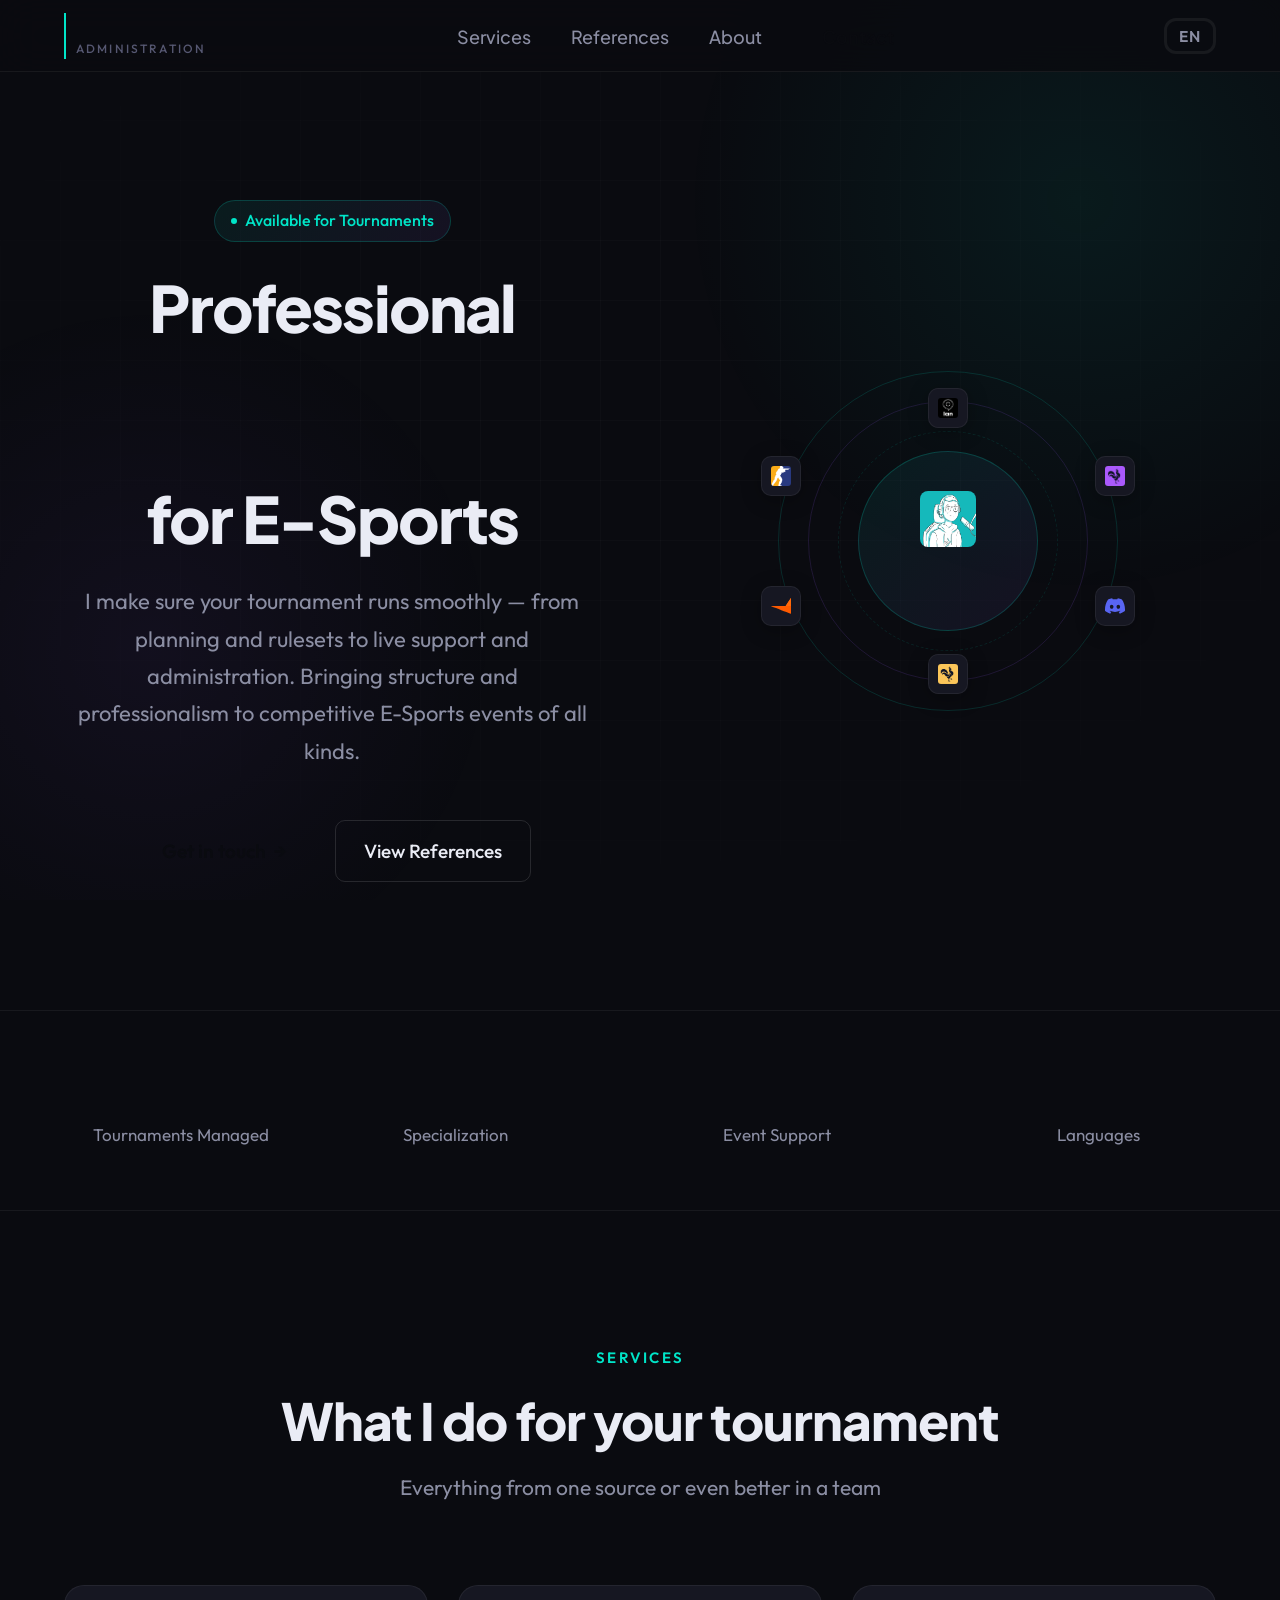
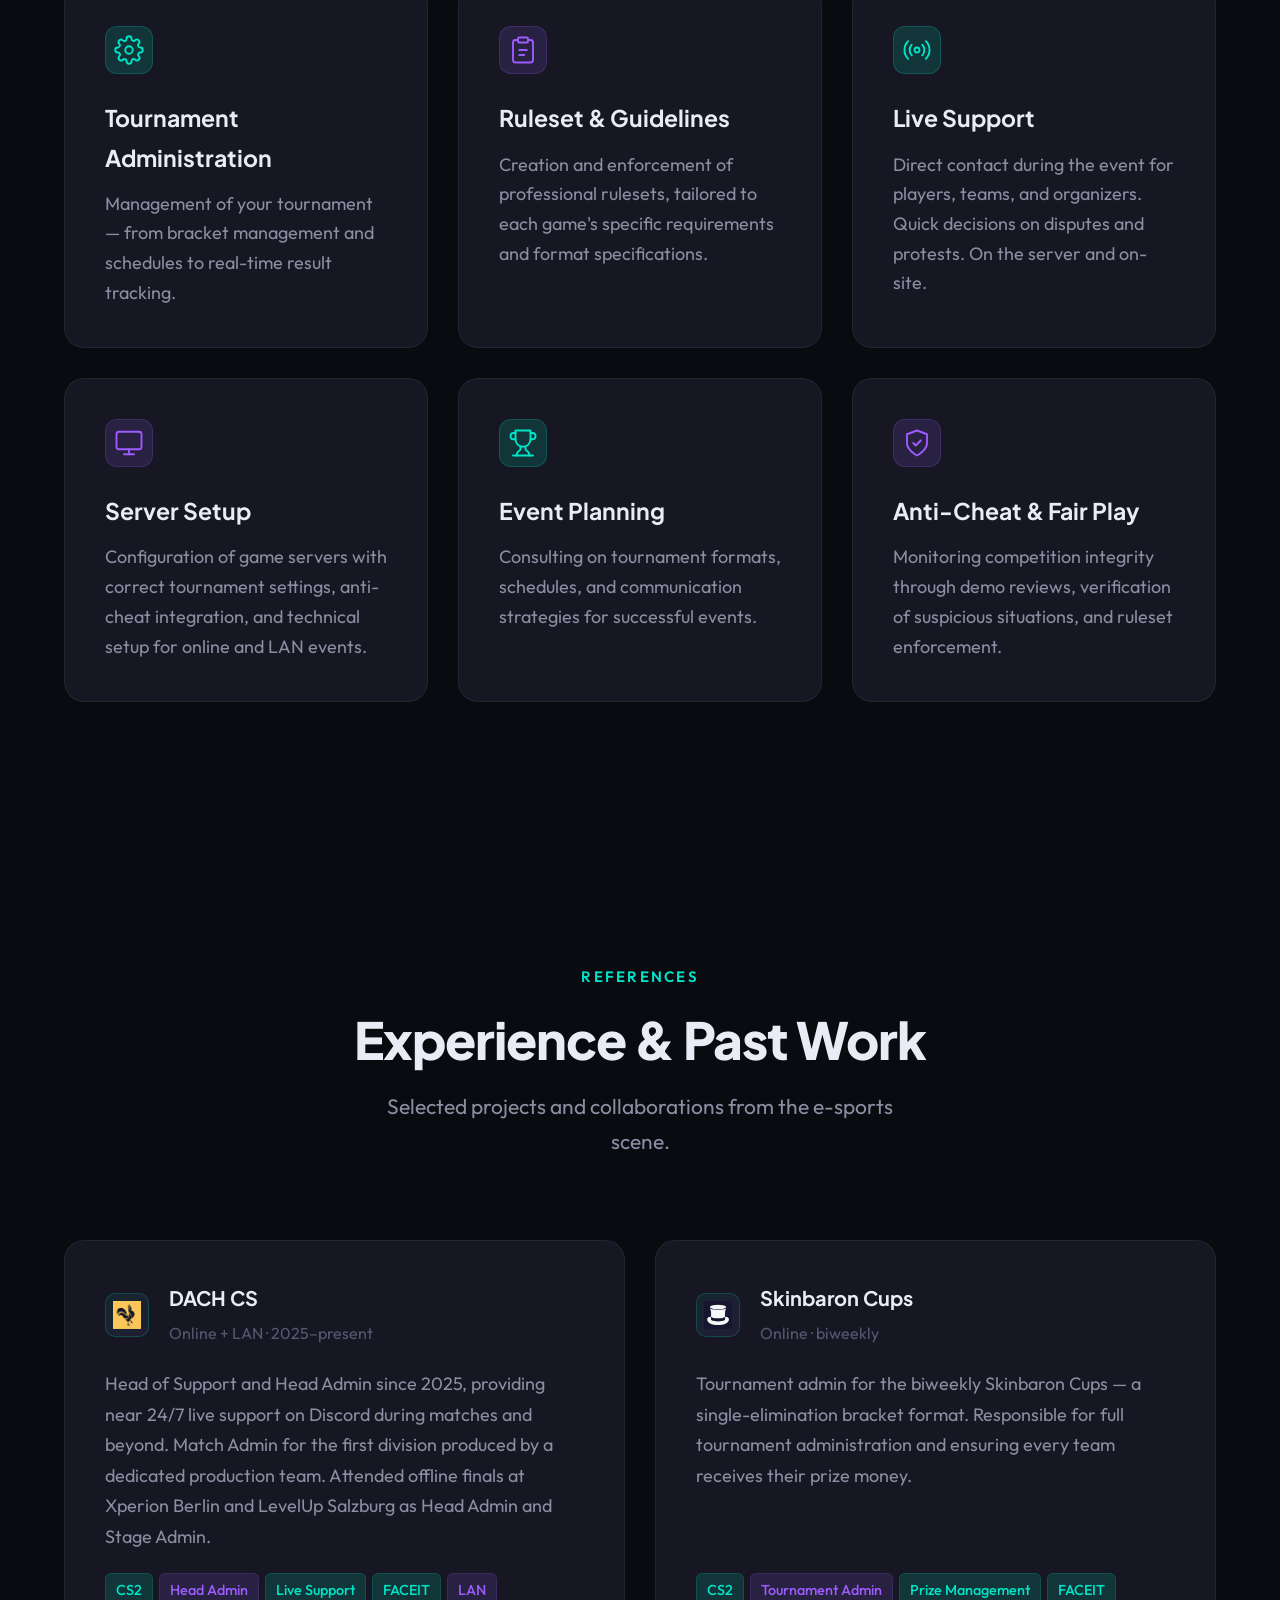
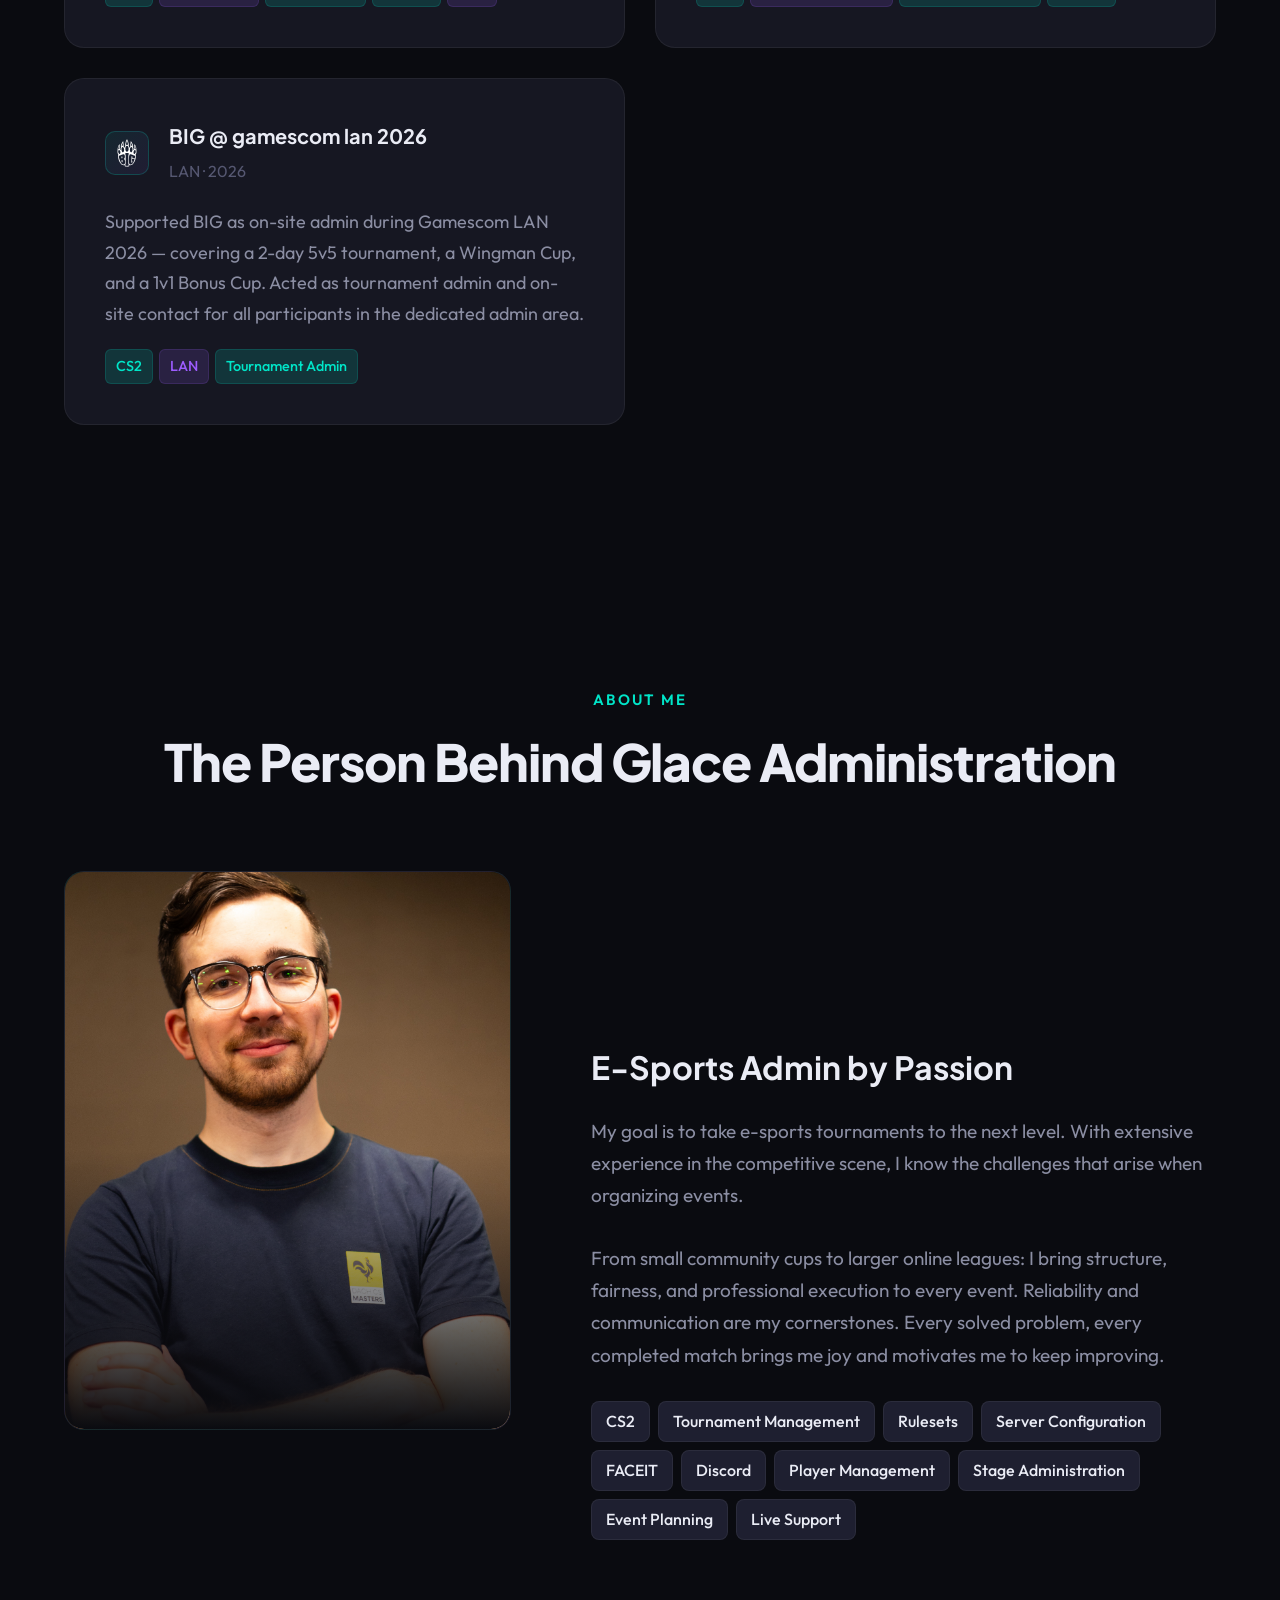
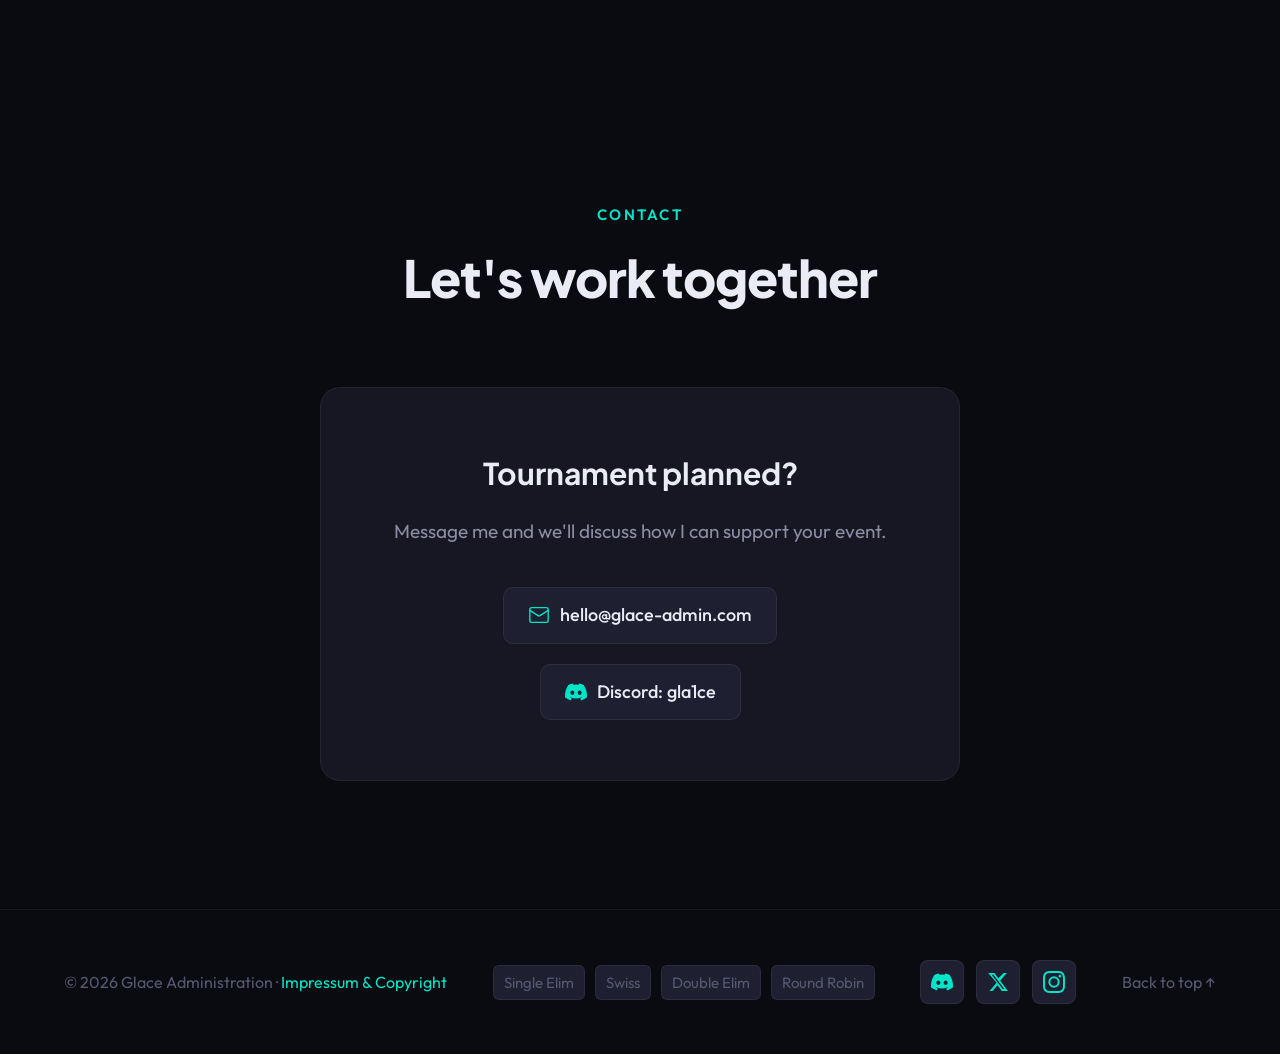
<file: index.html>
<!DOCTYPE html>
<html lang="en">
<head>
  <meta charset="UTF-8">
  <meta name="viewport" content="width=device-width, initial-scale=1.0">
  <meta name="description" content="Glace Administration — Professional Admin for E-Sports Tournaments. Tournament management, rulesets, live support and more.">
  <meta name="keywords" content="E-Sports, Tournament, Admin, Tournament Administration, Glace, CS2, FPS, Online Events, LAN, gla1cE">
  <meta name="author" content="Glace Administration">
  <meta property="og:title" content="Glace Administration — E-Sports Tournament Admin">
  <meta property="og:description" content="Professional admin for competitive e-sports tournaments of all kinds.">
  <meta property="og:type" content="website">
  <title>Glace Administration — E-Sports Tournament Admin</title>
  <link rel="stylesheet" href="css/style.css">
  <link rel="icon" href="img/favicon.svg" type="image/svg+xml">
</head>
<body>

  <!-- Ambient Background -->
  <div class="ambient-bg"></div>

  <!-- Navigation -->
  <nav class="navbar" id="navbar">
    <a href="#" class="nav-logo">
      <span class="logo-name">Glace</span>
      <span class="logo-sub">Administration</span>
    </a>
    <ul class="nav-links" id="navLinks">
      <li><a href="#services" class="active" data-i18n="nav.services">Services</a></li>
      <li><a href="#references" data-i18n="nav.references">References</a></li>
      <li><a href="#about" data-i18n="nav.about">About</a></li>
      <li><a href="#contact" class="nav-cta" data-i18n="nav.contact">Contact</a></li>
    </ul>
    <button class="lang-toggle" id="langToggle" aria-label="Switch language">EN</button>
    <button class="nav-toggle" id="navToggle" aria-label="Toggle menu">
      <span></span><span></span><span></span>
    </button>
  </nav>

  <!-- Hero -->
  <section class="hero" id="hero">
    <div class="hero-grid"></div>
    <div class="container">
      <div class="hero-content">
        <div class="hero-badge">
          <span class="dot"></span>
          <span data-i18n="hero.badge">Available for Tournaments</span>
        </div>
        <h1 data-i18n-html="hero.title">
          Professional<br>
          <span class="highlight">Tournament Admin</span><br>
          for E-Sports
        </h1>
        <p class="hero-description" data-i18n="hero.description">
          I make sure your tournament runs smoothly — from planning and ruleset to live support. Bringing structure and professionalism to competitive E-Sports events of all kinds.
        </p>
        <div class="hero-actions">
          <a href="#contact" class="btn-primary">
            <span data-i18n="hero.btn_primary">Get in touch</span>
            <span>→</span>
          </a>
          <a href="#references" class="btn-secondary" data-i18n="hero.btn_secondary">View References</a>
        </div>
      </div>

      <div class="hero-visual">
        <div class="hero-emblem">
          <div class="emblem-ring emblem-ring-outer"></div>
          <div class="emblem-ring emblem-ring-inner"></div>
          <div class="emblem-ring emblem-ring-core"></div>
          <div class="emblem-center">
            <span class="emblem-icon"><img src="img/hero/emblem-target.jpg" alt=""></span>
            <span class="emblem-title">gla1cE</span>
          </div>
          <div class="orbit-node"><img src="img/hero/gclan.png" alt=""></div>
          <div class="orbit-node"><img src="img/hero/empress.jpg" alt=""></div>
          <div class="orbit-node"><img src="img/hero/discord-icon.svg" alt=""></div>
          <div class="orbit-node"><img src="img/hero/dachcs.png" alt=""></div>
          <div class="orbit-node"><img src="img/hero/faceit.svg" alt=""></div>
          <div class="orbit-node"><img src="img/hero/cs2.png" alt=""></div>
        </div>
      </div>
    </div>
  </section>

  <!-- Stats -->
  <section class="stats-bar fade-in">
    <div class="container">
      <div class="stat-item">
        <div class="stat-value">30+</div>
        <div class="stat-label" data-i18n="stats.tournaments">Tournaments Managed</div>
      </div>
      <div class="stat-item">
        <div class="stat-value">CS2</div>
        <div class="stat-label" data-i18n="stats.specialization">Specialization</div>
      </div>
      <div class="stat-item">
        <div class="stat-value">ONLINE/OFFLINE</div>
        <div class="stat-label" data-i18n="stats.support">Event Support</div>
      </div>
      <div class="stat-item">
        <div class="stat-value" data-i18n="stats.languages_value">GER/EN</div>
        <div class="stat-label" data-i18n="stats.languages">Languages</div>
      </div>
    </div>
  </section>

  <!-- Services -->
  <section class="services" id="services">
    <div class="container">
      <div class="section-header fade-in">
        <span class="section-tag" data-i18n="services.tag">Services</span>
        <h2 data-i18n="services.title">What I do for your tournament</h2>
        <p data-i18n="services.subtitle">Everything from one source — so you can focus on what matters.</p>
      </div>
      <div class="services-grid">

        <div class="service-card fade-in">
          <div class="service-icon turquoise"><img src="img/services/tournament-admin.svg" alt=""></div>
          <h3 data-i18n="service1.title">Tournament Administration</h3>
          <p data-i18n="service1.desc">Complete management of your tournament — from bracket management and schedules to real-time result tracking.</p>
        </div>

        <div class="service-card fade-in">
          <div class="service-icon purple"><img src="img/services/ruleset.svg" alt=""></div>
          <h3 data-i18n="service2.title">Ruleset & Guidelines</h3>
          <p data-i18n="service2.desc">Creation and enforcement of professional rulesets, tailored to each game's specific requirements and format specifications.</p>
        </div>

        <div class="service-card fade-in">
          <div class="service-icon turquoise"><img src="img/services/live-support.svg" alt=""></div>
          <h3 data-i18n="service3.title">Live Support</h3>
          <p data-i18n="service3.desc">Direct contact during the event for players, teams, and organizers. Quick decisions on disputes and protests.</p>
        </div>

        <div class="service-card fade-in">
          <div class="service-icon purple"><img src="img/services/server-setup.svg" alt=""></div>
          <h3 data-i18n="service4.title">Server Setup</h3>
          <p data-i18n="service4.desc">Configuration of game servers with correct tournament settings, anti-cheat integration, and technical setup for online and LAN events.</p>
        </div>

        <div class="service-card fade-in">
          <div class="service-icon turquoise"><img src="img/services/event-planning.svg" alt=""></div>
          <h3 data-i18n="service5.title">Event Planning</h3>
          <p data-i18n="service5.desc">Consulting on tournament formats, prize pools, schedules, and communication strategies for successful events.</p>
        </div>

        <div class="service-card fade-in">
          <div class="service-icon purple"><img src="img/services/anticheat.svg" alt=""></div>
          <h3 data-i18n="service6.title">Anti-Cheat & Fair Play</h3>
          <p data-i18n="service6.desc">Monitoring competition integrity through demo reviews, verification of suspicious situations, and ruleset enforcement.</p>
        </div>

      </div>
    </div>
  </section>

  <!-- References -->
  <section class="references" id="references">
    <div class="container">
      <div class="section-header fade-in">
        <span class="section-tag" data-i18n="refs.tag">References</span>
        <h2 data-i18n="refs.title">Experience & Past Work</h2>
        <p data-i18n="refs.subtitle">Selected projects and collaborations from the e-sports scene.</p>
      </div>
      <div class="ref-grid">

        <div class="ref-card fade-in">
          <div class="ref-card-header">
            <div class="ref-avatar"><img src="img/hero/dachcs.png" alt="DACH CS"></div>
            <div class="ref-meta">
              <h4>DACH CS</h4>
              <span data-i18n="ref1.period">Online + LAN · 2025–present</span>
            </div>
          </div>
          <div class="ref-card-body" data-i18n="ref1.desc">
            Head of Support and Head Admin since 2025, providing near 24/7 live support on Discord during matches and beyond. Match Admin for the first division produced by a dedicated production team. Attended offline finals at Xperion Berlin and LevelUp Salzburg as Head Admin and Stage Admin.
          </div>
          <div class="ref-tags">
            <span class="ref-tag">CS2</span>
            <span class="ref-tag purple">Head Admin</span>
            <span class="ref-tag">Live Support</span>
            <span class="ref-tag">FACEIT</span>
            <span class="ref-tag purple">LAN</span>
          </div>
        </div>

        <div class="ref-card fade-in">
          <div class="ref-card-header">
            <div class="ref-avatar"><img src="img/hero/SB.jpeg" alt="Skinbaron"></div>
            <div class="ref-meta">
              <h4>Skinbaron Cups</h4>
              <span data-i18n="ref2.period">Online · biweekly</span>
            </div>
          </div>
          <div class="ref-card-body" data-i18n="ref2.desc">
            Tournament admin for the biweekly Skinbaron Cups — a single-elimination bracket format. Responsible for full tournament administration and ensuring every team receives their prize money.
          </div>
          <div class="ref-tags">
            <span class="ref-tag">CS2</span>
            <span class="ref-tag purple">Tournament Admin</span>
            <span class="ref-tag">Prize Management</span>
            <span class="ref-tag">FACEIT</span>
          </div>
        </div>

        <div class="ref-card fade-in">
          <div class="ref-card-header">
            <div class="ref-avatar"><img src="img/hero/big.svg" alt="BIG"></div>
            <div class="ref-meta">
              <h4>BIG @ gamescom lan 2026</h4>
              <span data-i18n="ref3.period">LAN · 2026</span>
            </div>
          </div>
          <div class="ref-card-body" data-i18n="ref3.desc">
            Supported BIG as on-site admin during Gamescom LAN 2026 — covering a 2-day 5v5 tournament, a Wingman Cup, and a 1v1 Bonus Cup. Acted as tournament admin and on-site contact for all participants in the dedicated admin area.
          </div>
          <div class="ref-tags">
            <span class="ref-tag">CS2</span>
            <span class="ref-tag purple">LAN</span>
            <span class="ref-tag">Tournament Admin</span>
          </div>
        </div>

      </div>
    </div>
  </section>

  <!-- About -->
  <section class="about" id="about">
    <div class="container">
      <div class="section-header fade-in">
        <span class="section-tag" data-i18n="about.tag">About Me</span>
        <h2 data-i18n="about.title">The Person Behind Glace Administration</h2>
      </div>
      <div class="about-content fade-in">
        <div class="about-image">
          <img src="img/about/developer.jpg" alt="">
        </div>
        <div class="about-text">
          <div class="about-alias">gla1cE <span style="font-size: 0.6em;">aka.</span>Gerrit Schneider</div>
          <div class="about-image-mobile">
            <img src="img/about/developer.jpg" alt="">
          </div>
          <h3 data-i18n="about.subtitle">E-Sports Admin by Passion</h3>
          <p data-i18n="about.p1">
            My goal is to take E-Sports tournaments to the next level. With extensive experience in the competitive scene, I know the challenges that arise when organizing events.
          </p>
          <p data-i18n="about.p2">
            From small community cups to larger online leagues with offline finals: I bring structure, fairness, and professional execution to every event. Reliability and communication are my cornerstones.
          </p>
          <div class="about-skills">
            <span class="skill-pill">CS2</span>
            <span class="skill-pill" data-i18n="skill.tournament">Tournament Management</span>
            <span class="skill-pill" data-i18n="skill.ruleset">Rulesets</span>
            <span class="skill-pill" data-i18n="skill.server">Server Configuration</span>
            <span class="skill-pill">FACEIT</span>
            <span class="skill-pill">Discord</span>
            <span class="skill-pill" data-i18n="skill.player">Player Management</span>
            <span class="skill-pill" data-i18n="skill.stage">Stage Administration</span>
            <span class="skill-pill" data-i18n="skill.event">Event Planning</span>
            <span class="skill-pill" >Live Support</span>
          </div>
        </div>
      </div>
    </div>
  </section>

  <!-- Contact -->
  <section class="contact" id="contact">
    <div class="container">
      <div class="section-header fade-in">
        <span class="section-tag" data-i18n="contact.tag">Contact</span>
        <h2 data-i18n="contact.title">Let's work together</h2>
      </div>
      <div class="contact-box fade-in">
        <h3 data-i18n="contact.subtitle">Tournament planned?</h3>
        <p data-i18n="contact.desc">Message me and we'll discuss how I can support your event.</p>
        <div class="contact-methods">
          <a href="mailto:hello@glace-admin.com" class="contact-link">
            <span class="link-icon"><img src="img/contact/envelope.svg" alt="Email"></span>
            hello@glace-admin.com
          </a>
          <a href="https://discordapp.com/users/284701012411940875/" target="_blank" rel="noopener" class="contact-link">
            <span class="link-icon"><img src="img/social/discord.svg" alt="Discord"></span>
            Discord: gla1ce
          </a>
        </div>
      </div>
    </div>
  </section>

  <!-- Footer -->
  <footer class="footer">
    <div class="footer-left">
      © 2026 Glace Administration · <a href="impressum.html">Impressum & Copyright</a>
    </div>
    <div class="footer-tools">
      <a href="single.html" class="footer-tool-btn">Single Elim</a>
      <a href="swiss.html" class="footer-tool-btn">Swiss</a>
      <a href="double.html" class="footer-tool-btn">Double Elim</a>
      <a href="robin.html" class="footer-tool-btn">Round Robin</a>
    </div>
    <div class="footer-social">
      <a href="https://discordapp.com/users/284701012411940875/" class="social-link" aria-label="Discord" target="_blank" rel="noopener">
        <img src="img/social/discord.svg" alt="Discord">
      </a>
      <a href="https://x.com/gla1cE_Gerrit" class="social-link" aria-label="Twitter / X" target="_blank" rel="noopener">
        <img src="img/social/twitter.svg" alt="Twitter / X">
      </a>
      <a href="https://www.instagram.com/gerrit_gla1ce/" class="social-link" aria-label="Instagram" target="_blank" rel="noopener">
        <img src="img/social/instagram.svg" alt="Instagram">
      </a>
    </div>
    <div class="footer-right">
      <a href="#hero" data-i18n="footer.top">Back to top ↑</a>
    </div>
  </footer>

  <script src="js/i18n.js"></script>
  <script>
    // Apply saved language (default: English)
    applyLang(localStorage.getItem('glace_lang') || 'en');

    document.getElementById('langToggle').addEventListener('click', () => {
      applyLang(localStorage.getItem('glace_lang') === 'de' ? 'en' : 'de');
    });

    // Mobile nav toggle
    const navToggle = document.getElementById('navToggle');
    const navLinks = document.getElementById('navLinks');

    navToggle.addEventListener('click', () => {
      navLinks.classList.toggle('open');
    });

    navLinks.querySelectorAll('a').forEach(link => {
      link.addEventListener('click', () => navLinks.classList.remove('open'));
    });

    // Navbar scroll effect
    const navbar = document.getElementById('navbar');
    window.addEventListener('scroll', () => {
      navbar.classList.toggle('scrolled', window.scrollY > 40);
    });

    // Fade-in on scroll
    const faders = document.querySelectorAll('.fade-in');
    const observerOptions = { threshold: 0.12, rootMargin: '0px 0px -40px 0px' };

    const fadeObserver = new IntersectionObserver((entries) => {
      entries.forEach((entry, i) => {
        if (entry.isIntersecting) {
          setTimeout(() => entry.target.classList.add('visible'), i * 80);
          fadeObserver.unobserve(entry.target);
        }
      });
    }, observerOptions);

    faders.forEach(el => fadeObserver.observe(el));

    // Show/hide mobile-only about image based on orbit visibility
    const heroVisual = document.querySelector('.hero-visual');
    const mobileAboutImg = document.querySelector('.about-image-mobile');

    function syncMobileAboutImage() {
      if (!heroVisual || !mobileAboutImg) return;
      const orbitsVisible = getComputedStyle(heroVisual).display !== 'none';
      mobileAboutImg.style.display = orbitsVisible ? 'none' : '';
    }

    syncMobileAboutImage();
    window.addEventListener('resize', syncMobileAboutImage);

    // Active nav link on scroll
    const sections = document.querySelectorAll('section[id]');
    const navItems = document.querySelectorAll('.nav-links a:not(.nav-cta)');

    window.addEventListener('scroll', () => {
      let current = '';
      sections.forEach(section => {
        const top = section.offsetTop - 120;
        if (window.scrollY >= top) current = section.getAttribute('id');
      });
      navItems.forEach(a => {
        a.classList.remove('active');
        if (a.getAttribute('href') === '#' + current) a.classList.add('active');
      });
    });
  </script>

</body>
</html>
</file>
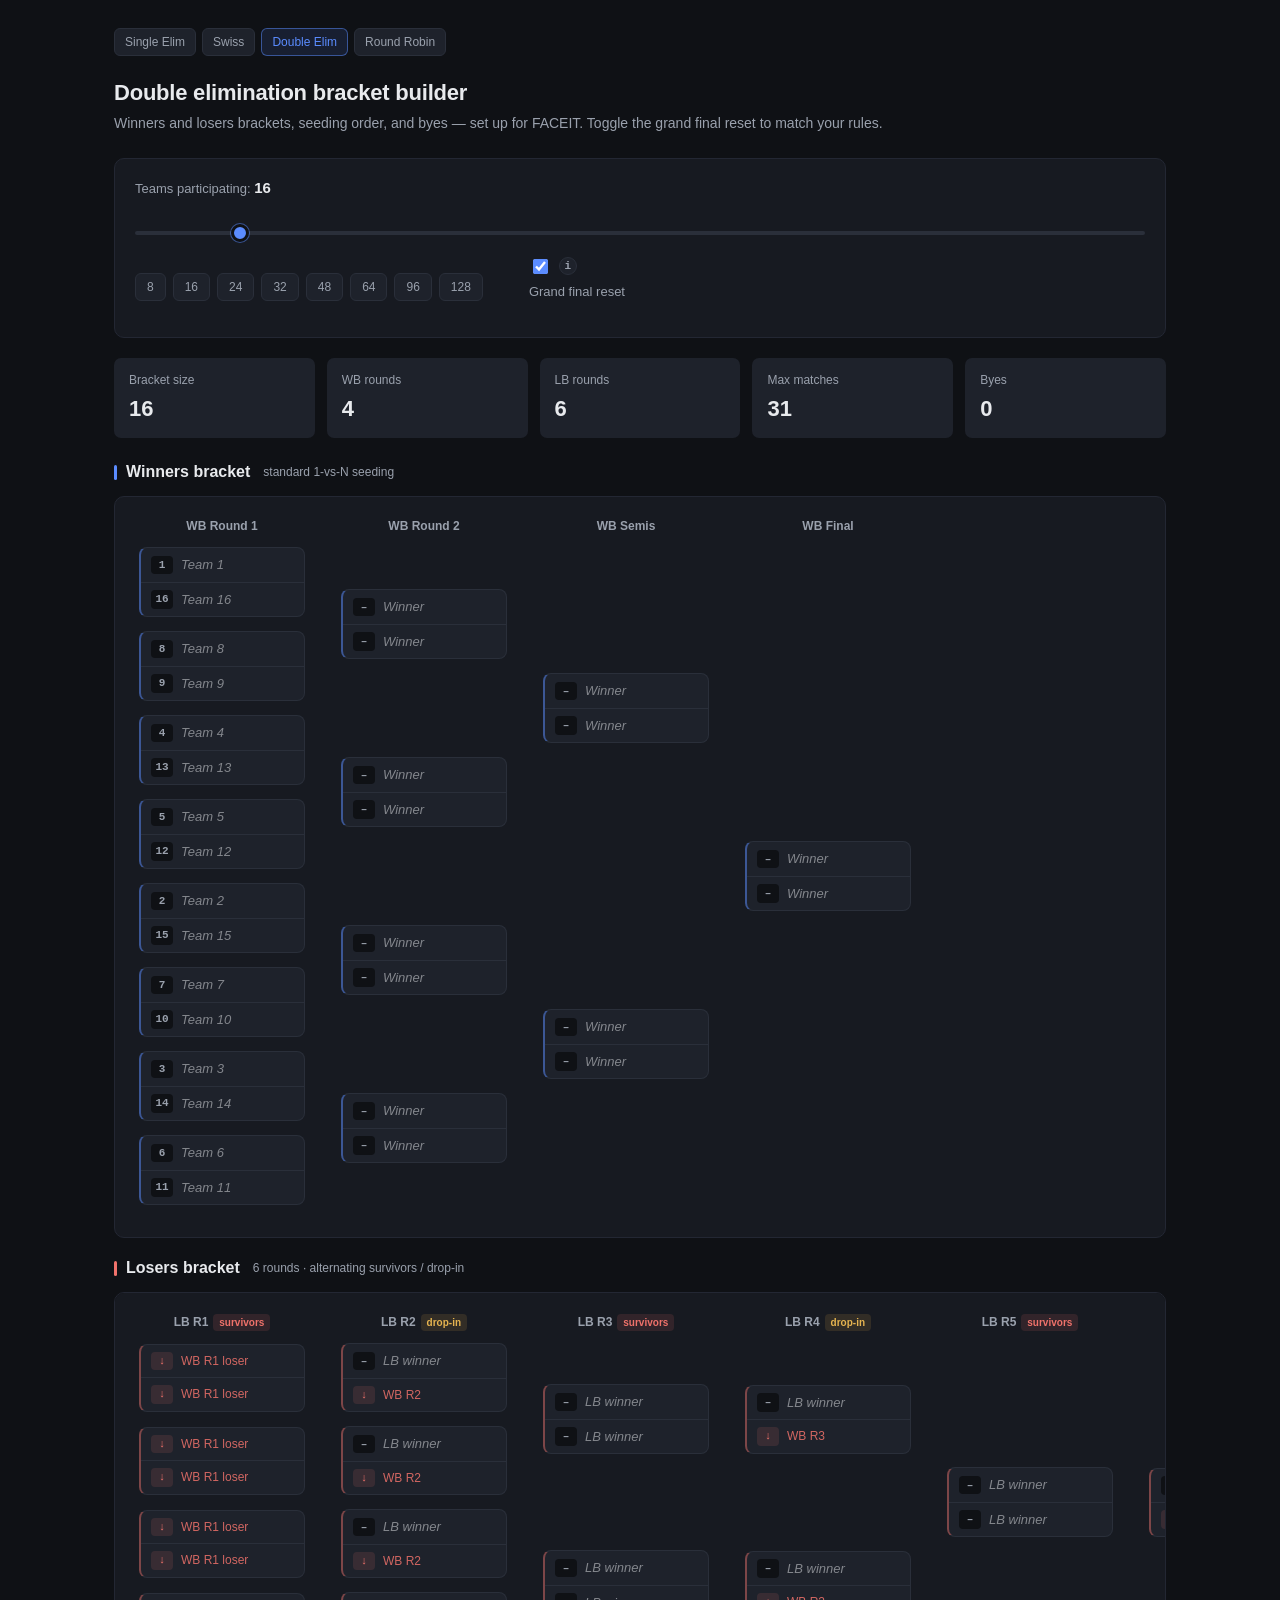
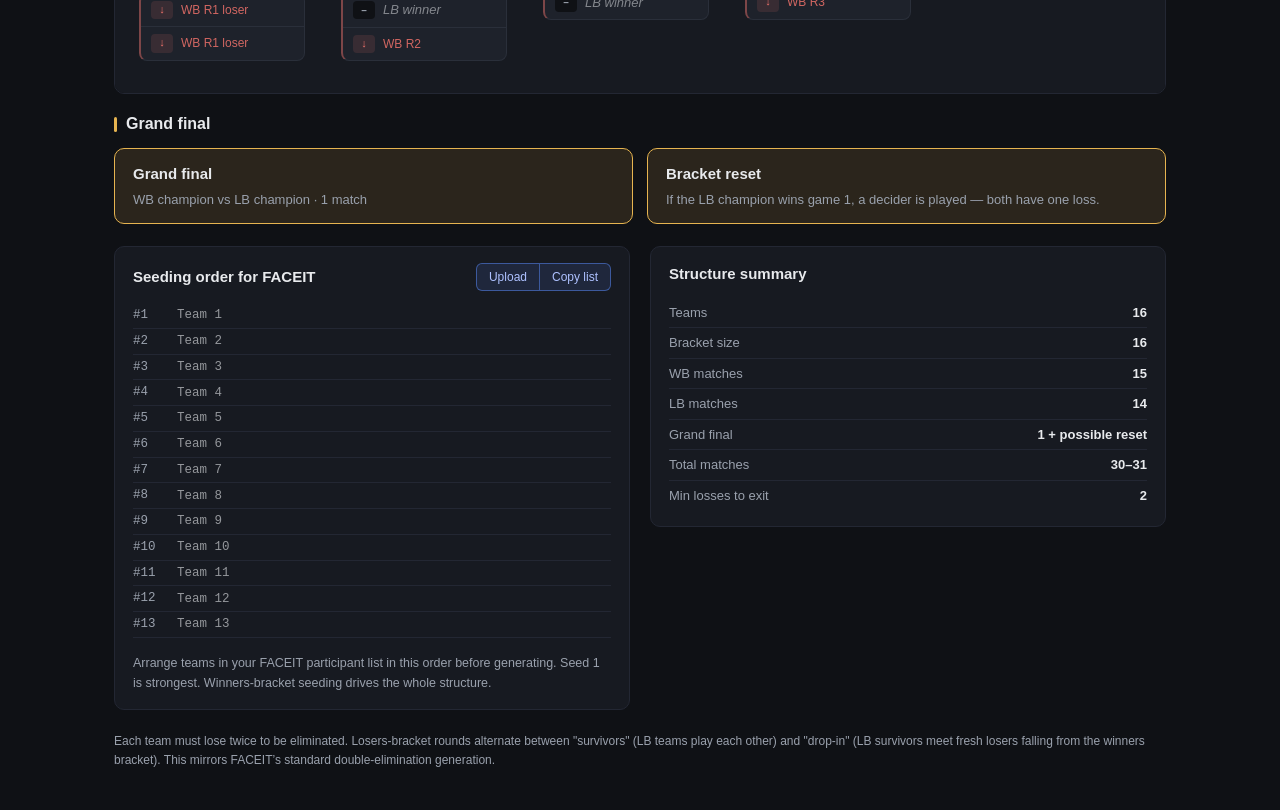
<file: double.html>
<!DOCTYPE html>
<html lang="en">
<head>
<meta charset="UTF-8">
<meta name="viewport" content="width=device-width, initial-scale=1.0">
<title>Double Elimination Bracket Builder</title>
<link rel="icon" href="img/favicon-double.svg" type="image/svg+xml">
<style>
  :root {
    --bg: #0f1115;
    --panel: #171a21;
    --panel-2: #1e222b;
    --line: #2a2f3a;
    --line-soft: #232733;
    --text: #e8eaed;
    --text-dim: #9aa1ad;
    --wb: #5b8cff;
    --wb-bg: rgba(91, 140, 255, 0.12);
    --wb-line: rgba(91, 140, 255, 0.5);
    --lb: #f0726b;
    --lb-bg: rgba(240, 114, 107, 0.12);
    --lb-line: rgba(240, 114, 107, 0.45);
    --gf: #e6b450;
    --gf-bg: rgba(230, 180, 80, 0.13);
    --bye: #e6b450;
    --bye-bg: rgba(230, 180, 80, 0.13);
    --success: #4ec98a;
    --radius: 10px;
    --radius-sm: 7px;
    --font: -apple-system, BlinkMacSystemFont, "Segoe UI", Roboto, Helvetica, Arial, sans-serif;
    --mono: ui-monospace, SFMono-Regular, Menlo, Consolas, monospace;
  }
  * { box-sizing: border-box; }
  body { background: var(--bg); margin: 0; }
  .deb {
    font-family: var(--font); color: var(--text); background: var(--bg);
    max-width: 1100px; margin: 0 auto; padding: 28px 24px 40px; line-height: 1.5;
    -webkit-font-smoothing: antialiased;
  }
  .deb h1 { font-size: 22px; font-weight: 600; letter-spacing: -0.01em; margin: 0 0 4px; }
  .deb .deb-sub { font-size: 14px; color: var(--text-dim); margin: 0 0 24px; }

  .deb-controls { background: var(--panel); border: 1px solid var(--line-soft); border-radius: var(--radius); padding: 18px 20px; margin-bottom: 20px; }
  .deb label { font-size: 13px; color: var(--text-dim); display: block; margin-bottom: 18px; }
  .deb label b { color: var(--text); font-weight: 600; font-size: 15px; }
  .deb input[type="range"] { width: 100%; -webkit-appearance: none; appearance: none; height: 4px; background: var(--line); border-radius: 3px; outline: none; margin: 0; }
  .deb input[type="range"]::-webkit-slider-thumb { -webkit-appearance: none; appearance: none; width: 18px; height: 18px; border-radius: 50%; background: var(--wb); cursor: pointer; border: 3px solid var(--bg); box-shadow: 0 0 0 1px var(--wb-line); }
  .deb input[type="range"]::-moz-range-thumb { width: 18px; height: 18px; border-radius: 50%; background: var(--wb); cursor: pointer; border: 3px solid var(--bg); box-shadow: 0 0 0 1px var(--wb-line); }
  .deb-row { display: flex; flex-wrap: wrap; gap: 18px; align-items: center; margin-top: 14px; }
  .deb-quick { display: flex; flex-wrap: wrap; gap: 7px; }
  .deb-quick button { background: var(--panel-2); border: 1px solid var(--line); color: var(--text-dim); font: inherit; font-size: 12px; padding: 4px 11px; border-radius: 6px; cursor: pointer; }
  .deb-quick button:hover { border-color: var(--wb-line); color: var(--text); }
  .deb-toggle-wrap { display: flex; flex-direction: column; align-items: flex-start; gap: 5px; margin-left: 28px; }
  .deb-checkbox-row { display: flex; align-items: center; gap: 8px; }
  .deb-toggle-label { font-size: 13px; color: var(--text-dim); white-space: nowrap; cursor: pointer; }
  #deb-reset-cb { width: 15px; height: 15px; accent-color: var(--wb); cursor: pointer; }

  .deb-info {
    position: relative; display: inline-flex; align-items: center; justify-content: center;
    width: 18px; height: 18px; border-radius: 50%; font-family: var(--mono); font-size: 11px;
    font-weight: 600; color: var(--text-dim); background: var(--panel-2);
    border: 1px solid var(--line); cursor: help; flex-shrink: 0; outline: none;
  }
  .deb-info:hover, .deb-info:focus { color: var(--text); border-color: var(--gf); }
  .deb-tooltip {
    position: absolute; top: calc(100% + 9px); right: 0; width: 290px;
    background: #0b0d11; border: 1px solid var(--line); border-radius: var(--radius);
    padding: 12px 14px; font-family: var(--font); font-size: 12.5px; font-weight: 400;
    color: var(--text-dim); line-height: 1.55; z-index: 20;
    opacity: 0; visibility: hidden; transform: translateY(-3px); transition: opacity .15s, transform .15s, visibility .15s;
    box-shadow: 0 8px 28px rgba(0,0,0,0.5); text-align: left; white-space: normal;
  }
  .deb-info:hover .deb-tooltip, .deb-info:focus .deb-tooltip { opacity: 1; visibility: visible; transform: translateY(0); }
  .deb-tooltip::after {
    content: ""; position: absolute; bottom: 100%; right: 6px; border: 6px solid transparent;
    border-bottom-color: var(--line);
  }
  .deb-tooltip b { display: block; color: var(--gf); font-weight: 600; font-size: 13px; margin-bottom: 5px; }
  .deb-tooltip em { color: var(--text); font-style: normal; font-weight: 600; }
  .deb-tip-ex { display: block; margin-top: 8px; padding-top: 8px; border-top: 1px solid var(--line-soft); color: var(--text); }
  .deb-tip-off { display: block; margin-top: 8px; color: var(--text-dim); }
  @media (max-width: 520px) { .deb-tooltip { width: 240px; } }

  .deb-stats { display: grid; grid-template-columns: repeat(auto-fit, minmax(115px, 1fr)); gap: 12px; margin-bottom: 22px; }
  .deb-stat { background: var(--panel-2); border-radius: var(--radius-sm); padding: 13px 15px; }
  .deb-stat .k { font-size: 12px; color: var(--text-dim); margin-bottom: 3px; }
  .deb-stat .v { font-size: 22px; font-weight: 600; }

  .deb-section-h { font-size: 16px; font-weight: 600; margin: 18px 0 12px; display: flex; align-items: center; gap: 9px; }
  .deb-section-h .bar { width: 3px; height: 15px; border-radius: 2px; }
  .deb-section-h.wb .bar { background: var(--wb); }
  .deb-section-h.lb .bar { background: var(--lb); }
  .deb-section-h .hint { font-size: 12px; color: var(--text-dim); font-weight: 400; margin-left: 4px; }

  .deb-bracket-wrap { overflow-x: auto; padding-bottom: 12px; margin-bottom: 14px; border: 1px solid var(--line-soft); border-radius: var(--radius); background: var(--panel); }
  .deb-bracket { display: flex; gap: 36px; padding: 20px 24px; min-width: min-content; }
  .deb-round { display: flex; flex-direction: column; min-width: 166px; }
  .deb-round-title { font-size: 12px; color: var(--text-dim); font-weight: 600; text-align: center; margin-bottom: 12px; }
  .deb-round-title .badge { display: inline-block; font-size: 10px; padding: 1px 6px; border-radius: 4px; margin-left: 5px; font-weight: 600; }
  .deb-round-title .badge.minor { color: var(--lb); background: var(--lb-bg); }
  .deb-round-title .badge.major { color: var(--gf); background: var(--gf-bg); }
  .deb-matches { display: flex; flex-direction: column; justify-content: space-around; flex: 1; gap: 14px; }
  .deb-match { background: var(--panel-2); border: 1px solid var(--line); border-radius: 8px; overflow: hidden; }
  .deb-match.wb { border-left: 2px solid var(--wb-line); }
  .deb-match.lb { border-left: 2px solid var(--lb-line); }
  .deb-slot { display: flex; align-items: center; gap: 8px; padding: 7px 10px; font-size: 13px; }
  .deb-slot + .deb-slot { border-top: 1px solid var(--line); }
  .deb-seed { font-family: var(--mono); font-size: 11px; min-width: 22px; text-align: center; color: var(--text-dim); background: var(--bg); border-radius: 4px; padding: 1px 0; font-weight: 600; }
  .deb-team { color: var(--text); opacity: 0.5; font-style: italic; }
  .deb-slot.seeded .deb-team { opacity: 0.9; font-style: normal; }
  .deb-slot.seeded .deb-seed { color: var(--wb); background: var(--wb-bg); }
  .deb-slot.bye .deb-seed { color: var(--bye); background: var(--bye-bg); }
  .deb-slot.bye .deb-team { color: var(--bye); opacity: 1; font-style: normal; font-size: 12px; }
  .deb-slot.drop .deb-team { color: var(--lb); opacity: 0.85; font-style: normal; font-size: 12px; }
  .deb-slot.drop .deb-seed { color: var(--lb); background: var(--lb-bg); }
  .deb-match.has-bye { border-color: var(--bye-bg); }
  .deb-adv { font-size: 11px; color: var(--text-dim); padding: 4px 10px; background: var(--bg); border-top: 1px solid var(--line); }
  .deb-adv b { color: var(--bye); font-weight: 600; }

  .deb-gf { display: flex; gap: 14px; flex-wrap: wrap; margin-bottom: 22px; }
  .deb-gf-card { background: var(--gf-bg); border: 1px solid var(--gf); border-radius: var(--radius); padding: 14px 18px; flex: 1; min-width: 200px; }
  .deb-gf-card .t { font-weight: 600; font-size: 15px; margin-bottom: 4px; }
  .deb-gf-card .d { font-size: 13px; color: var(--text-dim); }
  .deb-gf-card.muted { opacity: 0.45; border-style: dashed; }

  .deb-two { display: grid; grid-template-columns: 1fr 1fr; gap: 20px; align-items: start; margin-bottom: 22px; }
  @media (max-width: 720px) { .deb-two { grid-template-columns: 1fr; } }
  .deb-card { background: var(--panel); border: 1px solid var(--line-soft); border-radius: var(--radius); padding: 16px 18px; }
  .deb-card-head { display: flex; justify-content: space-between; align-items: center; margin-bottom: 12px; }
  .deb-card-head .t { font-weight: 600; font-size: 15px; }
  .deb-copy { background: var(--wb-bg); border: 1px solid var(--wb-line); color: #aec1ff; font: inherit; font-size: 12px; padding: 4px 12px; border-radius: 6px; cursor: pointer; }
  .deb-copy:hover { background: rgba(91,140,255,0.2); }
  .deb-seedlist { font-family: var(--mono); font-size: 12.5px; max-height: 340px; overflow-y: auto; }
  .deb-seedrow { display: flex; align-items: center; gap: 10px; padding: 3px 0; border-bottom: 1px solid var(--line-soft); }
  .deb-seedrow .n { color: var(--text-dim); min-width: 34px; }
  .deb-seedrow .nm { color: var(--text); opacity: 0.5; }
  .deb-seedrow .tag { margin-left: auto; font-size: 10.5px; color: var(--bye); background: var(--bye-bg); padding: 1px 7px; border-radius: 5px; font-family: var(--font); font-weight: 600; }
  .deb-struct { font-size: 13px; }
  .deb-struct-row { display: flex; justify-content: space-between; gap: 12px; padding: 5px 0; border-top: 1px solid var(--line-soft); }
  .deb-struct-row:first-child { border-top: none; }
  .deb-struct-row .k { color: var(--text-dim); }
  .deb-struct-row .v { font-weight: 600; text-align: right; }
  .deb-note { font-size: 12.5px; color: var(--text-dim); margin-top: 10px; line-height: 1.6; }

  .deb-bye-warn { background: var(--bye-bg); border: 1px solid var(--bye); border-radius: var(--radius); padding: 11px 15px; font-size: 13px; color: #f1d28a; margin-bottom: 22px; display: none; }
  .deb-bye-warn b { font-weight: 600; }
  .deb-foot { font-size: 12px; color: var(--text-dim); margin-top: 4px; line-height: 1.6; }
  .deb-nm-input { background: none; border: none; color: var(--text); font-family: var(--mono); font-size: 12.5px; flex: 1; min-width: 0; outline: none; padding: 0; opacity: 0.6; }
  .deb-nm-input:hover { opacity: 0.85; }
  .deb-nm-input:focus { opacity: 1; }
  .deb-nm-input::placeholder { color: var(--text-dim); opacity: 0.5; font-style: italic; }
  .deb .deb-upload-btn { display: inline-flex; align-items: center; background: var(--wb-bg); border: 1px solid var(--wb-line); color: #aec1ff; font: inherit; font-size: 12px; padding: 4px 12px; border-radius: 6px 0 0 6px; border-right: none; cursor: pointer; white-space: nowrap; margin-bottom: 0; }
  .deb .deb-upload-btn:hover { background: rgba(91,140,255,0.2); }
  .deb-copy { border-radius: 0 6px 6px 0; }
  .calc-nav { display: flex; gap: 6px; margin-bottom: 20px; flex-wrap: wrap; }
  .calc-nav-btn { font-size: 12px; color: var(--text-dim); background: var(--panel-2); border: 1px solid var(--line); border-radius: 6px; padding: 4px 10px; text-decoration: none; white-space: nowrap; transition: color 0.2s, border-color 0.2s; }
  .calc-nav-btn:hover { color: var(--wb); border-color: var(--wb-line); }
  .calc-nav-btn.active { color: var(--wb); border-color: var(--wb-line); background: var(--wb-bg); }
</style>
</head>
<body>
<div class="deb">
  <div class="calc-nav">
    <a href="single.html" class="calc-nav-btn">Single Elim</a>
    <a href="swiss.html" class="calc-nav-btn">Swiss</a>
    <a href="double.html" class="calc-nav-btn active">Double Elim</a>
    <a href="robin.html" class="calc-nav-btn">Round Robin</a>
  </div>
  <h1>Double elimination bracket builder</h1>
  <p class="deb-sub">Winners and losers brackets, seeding order, and byes — set up for FACEIT. Toggle the grand final reset to match your rules.</p>

  <div class="deb-controls">
    <label for="deb-teams">Teams participating: <b id="deb-teams-out">16</b></label>
    <input type="range" id="deb-teams" min="4" max="128" value="16" step="1">
    <div class="deb-row">
      <div class="deb-quick" id="deb-quick"></div>
      <div class="deb-toggle-wrap">
        <div class="deb-checkbox-row">
          <input type="checkbox" id="deb-reset-cb" checked>
          <span class="deb-info" tabindex="0" aria-label="What is a grand final reset?">
            i
            <span class="deb-tooltip" role="tooltip">
              <b>Grand final reset (double final)</b>
              The winners-bracket champion reaches the grand final with zero losses; the losers-bracket champion arrives with one. For a fair finish, the LB team must beat the WB team <em>twice</em>.
              <span class="deb-tip-ex">Example: WB champ "Team A" meets LB champ "Team B". If B wins game 1, both now have one loss, so a second deciding game is played. If A wins game 1, A is champion immediately \u2014 B already had its one loss.</span>
              <span class="deb-tip-off">Turn this off for a single grand final: one game decides it, and the LB champion gets no second chance.</span>
            </span>
          </span>
        </div>
        <label for="deb-reset-cb" class="deb-toggle-label">Grand final reset</label>
      </div>
    </div>
  </div>

  <div class="deb-stats" id="deb-stats"></div>

  <div class="deb-bye-warn" id="deb-bye-warn"></div>

  <div class="deb-section-h wb"><span class="bar"></span>Winners bracket <span class="hint">standard 1-vs-N seeding</span></div>
  <div class="deb-bracket-wrap"><div class="deb-bracket" id="deb-wb"></div></div>

  <div class="deb-section-h lb"><span class="bar"></span>Losers bracket <span class="hint" id="deb-lb-hint"></span></div>
  <div class="deb-bracket-wrap"><div class="deb-bracket" id="deb-lb"></div></div>

  <div class="deb-section-h"><span class="bar" style="background:var(--gf)"></span>Grand final</div>
  <div class="deb-gf" id="deb-gf"></div>

  <div class="deb-two">
    <div class="deb-card">
      <div class="deb-card-head">
        <span class="t">Seeding order for FACEIT</span>
        <div style="display:inline-flex;">
          <label class="deb-upload-btn">Upload<input type="file" id="deb-upload" accept=".txt" style="display:none"></label>
          <button class="deb-copy" id="deb-copy">Copy list</button>
        </div>
      </div>
      <div class="deb-seedlist" id="deb-seedlist"></div>
      <div class="deb-note">Arrange teams in your FACEIT participant list in this order before generating. Seed 1 is strongest. Winners-bracket seeding drives the whole structure.</div>
    </div>
    <div class="deb-card">
      <div class="deb-card-head"><span class="t">Structure summary</span></div>
      <div class="deb-struct" id="deb-struct"></div>
    </div>
  </div>

  <div class="deb-foot" id="deb-foot"></div>
</div>

<script>
(function () {
  var teamNames = [];
  var currentN = 16;
  var lastByeSet = {};
  var resetOn = true;

  function teamName(seed) {
    return (teamNames[seed] && teamNames[seed].trim()) || 'Team ' + seed;
  }
  function esc(s) {
    return String(s).replace(/&/g, '&amp;').replace(/</g, '&lt;').replace(/>/g, '&gt;').replace(/"/g, '&quot;');
  }

  function bracketSeedOrder(size) {
    var rounds = Math.log2(size); var seeds = [1, 2];
    for (var r = 0; r < rounds - 1; r++) {
      var next = [], sum = seeds.length * 2 + 1;
      for (var i = 0; i < seeds.length; i++) { next.push(seeds[i]); next.push(sum - seeds[i]); }
      seeds = next;
    }
    return seeds;
  }

  function winnerOf(m) {
    var a = m[0], b = m[1];
    if (typeof a === 'number' && b === 'BYE') return a;
    if (typeof b === 'number' && a === 'BYE') return b;
    return 'TBD';
  }

  function build(n) {
    var size = 1; while (size < n) size *= 2;
    var byes = size - n;
    var order = bracketSeedOrder(size).map(function (s) { return s <= n ? s : null; });

    var wbR1 = [];
    for (var i = 0; i < order.length; i += 2) {
      wbR1.push([order[i] === null ? 'BYE' : order[i], order[i + 1] === null ? 'BYE' : order[i + 1]]);
    }
    var WB = [wbR1], cur = wbR1;
    while (cur.length > 1) {
      var nxt = [];
      for (var k = 0; k < cur.length; k += 2) nxt.push([winnerOf(cur[k]), winnerOf(cur[k + 1])]);
      WB.push(nxt); cur = nxt;
    }

    var LB = [], matches = size / 4, round = 1, wbFeed = 1;
    while (matches >= 1) {
      LB.push({ round: round++, type: 'minor', matches: matches, feeds: 'LB survivors' });
      wbFeed++;
      if (matches >= 1) LB.push({ round: round++, type: 'major', matches: matches, feeds: 'WB R' + wbFeed + ' losers' });
      matches = matches / 2;
    }
    LB = LB.filter(function (r) { return r.matches >= 1; });

    return { size: size, byes: byes, order: order, WB: WB, LB: LB };
  }

  function wbRoundName(matchesInRound, totalRounds, idx) {
    var fromEnd = totalRounds - idx;
    if (fromEnd === 1) return 'WB Final';
    if (fromEnd === 2) return 'WB Semis';
    return 'WB Round ' + (idx + 1);
  }

  function seedCell(v, kind) {
    if (v === 'BYE') return '<div class="deb-slot bye"><span class="deb-seed">BYE</span><span class="deb-team">empty</span></div>';
    if (v === 'TBD') return '<div class="deb-slot"><span class="deb-seed">\u2013</span><span class="deb-team">Winner</span></div>';
    if (typeof v === 'number') {
      var cls = kind === 'r1' ? '' : 'seeded';
      return '<div class="deb-slot ' + cls + '" data-seed="' + v + '"><span class="deb-seed">' + v + '</span><span class="deb-team">' + esc(teamName(v)) + '</span></div>';
    }
    return '<div class="deb-slot"><span class="deb-seed">\u2013</span><span class="deb-team">Winner</span></div>';
  }

  function lbSlot(label, drop) {
    if (drop) return '<div class="deb-slot drop"><span class="deb-seed">\u2193</span><span class="deb-team">' + label + '</span></div>';
    return '<div class="deb-slot"><span class="deb-seed">\u2013</span><span class="deb-team">' + label + '</span></div>';
  }

  function render(n, reset) {
    currentN = n;
    var d = build(n);
    var totalRounds = Math.log2(d.size);
    var wbMatches = d.size - 1;
    var lbMatches = d.LB.reduce(function (a, r) { return a + r.matches; }, 0);
    var gfMatches = reset ? 2 : 1;
    var totalMax = wbMatches + lbMatches + gfMatches;

    document.getElementById('deb-stats').innerHTML =
      stat('Bracket size', d.size) +
      stat('WB rounds', totalRounds) +
      stat('LB rounds', d.LB.length) +
      stat('Max matches', totalMax) +
      stat('Byes', d.byes);

    var wbCols = [];
    for (var r = 0; r < d.WB.length; r++) {
      var rm = d.WB[r];
      var h = '<div class="deb-round"><div class="deb-round-title">' + wbRoundName(rm.length, totalRounds, r) + '</div><div class="deb-matches">';
      for (var m = 0; m < rm.length; m++) {
        var a = rm[m][0], b = rm[m][1];
        if (r === 0) {
          var aBye = a === 'BYE', bBye = b === 'BYE', hasBye = aBye || bBye, adv = '';
          if (hasBye) { var w = aBye ? b : a; adv = '<div class="deb-adv">Seed <b>' + w + '</b> advances free</div>'; }
          h += '<div class="deb-match wb' + (hasBye ? ' has-bye' : '') + '">' + seedCell(a, 'r1') + seedCell(b, 'r1') + adv + '</div>';
        } else {
          h += '<div class="deb-match wb">' + seedCell(a, 'adv') + seedCell(b, 'adv') + '</div>';
        }
      }
      h += '</div></div>';
      wbCols.push(h);
    }
    document.getElementById('deb-wb').innerHTML = wbCols.join('');

    var lbCols = [];
    for (var li = 0; li < d.LB.length; li++) {
      var lr = d.LB[li];
      var badge = '<span class="badge ' + lr.type + '">' + (lr.type === 'major' ? 'drop-in' : 'survivors') + '</span>';
      var hh = '<div class="deb-round"><div class="deb-round-title">LB R' + lr.round + badge + '</div><div class="deb-matches">';
      for (var mm = 0; mm < lr.matches; mm++) {
        if (lr.type === 'major') {
          hh += '<div class="deb-match lb">' + lbSlot('LB winner') + lbSlot(lr.feeds.replace(' losers', ''), true) + '</div>';
        } else if (li === 0) {
          hh += '<div class="deb-match lb">' + lbSlot('WB R1 loser', true) + lbSlot('WB R1 loser', true) + '</div>';
        } else {
          hh += '<div class="deb-match lb">' + lbSlot('LB winner') + lbSlot('LB winner') + '</div>';
        }
      }
      hh += '</div></div>';
      lbCols.push(hh);
    }
    document.getElementById('deb-lb').innerHTML = lbCols.join('');
    document.getElementById('deb-lb-hint').textContent = d.LB.length + ' rounds \u00b7 alternating survivors / drop-in';

    var gfHtml = '<div class="deb-gf-card"><div class="t">Grand final</div><div class="d">WB champion vs LB champion \u00b7 1 match</div></div>';
    gfHtml += '<div class="deb-gf-card' + (reset ? '' : ' muted') + '"><div class="t">Bracket reset' + (reset ? '' : ' (off)') + '</div><div class="d">' +
      (reset ? 'If the LB champion wins game 1, a decider is played \u2014 both have one loss.' : 'Single grand final. LB champion is not given a second chance.') + '</div></div>';
    document.getElementById('deb-gf').innerHTML = gfHtml;

    var byeSet = {};
    d.WB[0].forEach(function (p) {
      if (p[0] === 'BYE' && p[1] !== 'BYE') byeSet[p[1]] = true;
      if (p[1] === 'BYE' && p[0] !== 'BYE') byeSet[p[0]] = true;
    });
    lastByeSet = byeSet;

    var listHtml = '';
    for (var s = 1; s <= n; s++) {
      listHtml += '<div class="deb-seedrow"><span class="n">#' + s + '</span>' +
        '<input class="deb-nm-input" data-seed="' + s + '" value="' + esc(teamName(s)) + '" placeholder="Team ' + s + '">' +
        (byeSet[s] ? '<span class="tag">bye</span>' : '') + '</div>';
    }
    document.getElementById('deb-seedlist').innerHTML = listHtml;

    document.getElementById('deb-struct').innerHTML =
      structRow('Teams', n) +
      structRow('Bracket size', d.size + (d.byes ? ' (rounded up)' : '')) +
      structRow('WB matches', wbMatches) +
      structRow('LB matches', lbMatches) +
      structRow('Grand final', reset ? '1 + possible reset' : '1') +
      structRow('Total matches', (reset ? (totalMax - 1) + '\u2013' + totalMax : String(totalMax))) +
      structRow('Min losses to exit', '2');

    var warn = document.getElementById('deb-bye-warn');
    if (d.byes > 0) {
      var byeSeeds = Object.keys(byeSet).map(Number).sort(function (a, b) { return a - b; });
      warn.style.display = 'block';
      warn.innerHTML = '<b>' + d.byes + ' byes:</b> seeds ' + byeSeeds.join(', ') + ' skip WB round 1. Because those slots have no loser, the matching early losers-bracket slots resolve automatically \u2014 FACEIT fills them when it generates the bracket. The losers tree below shows the full rounded structure.';
    } else {
      warn.style.display = 'none';
    }

    document.getElementById('deb-foot').textContent =
      'Each team must lose twice to be eliminated. Losers-bracket rounds alternate between "survivors" (LB teams play each other) and "drop-in" (LB survivors meet fresh losers falling from the winners bracket). This mirrors FACEIT\u2019s standard double-elimination generation.';

    window.__seedList = (function () {
      var lines = [];
      for (var s2 = 1; s2 <= n; s2++) lines.push(s2 + '. ' + teamName(s2) + (byeSet[s2] ? '  (bye)' : ''));
      return lines.join('\n');
    })();
  }

  function stat(k, v) { return '<div class="deb-stat"><div class="k">' + k + '</div><div class="v">' + v + '</div></div>'; }
  function structRow(k, v) { return '<div class="deb-struct-row"><span class="k">' + k + '</span><span class="v">' + v + '</span></div>'; }

  var slider = document.getElementById('deb-teams');
  var out = document.getElementById('deb-teams-out');
  function update() { out.textContent = slider.value; render(+slider.value, resetOn); }
  slider.addEventListener('input', update);

  document.getElementById('deb-reset-cb').addEventListener('change', function () {
    resetOn = this.checked;
    update();
  });

  var quick = [8, 16, 24, 32, 48, 64, 96, 128];
  document.getElementById('deb-quick').innerHTML = quick.map(function (q) { return '<button data-n="' + q + '">' + q + '</button>'; }).join('');
  document.getElementById('deb-quick').addEventListener('click', function (e) {
    if (e.target.tagName === 'BUTTON') { slider.value = e.target.getAttribute('data-n'); update(); }
  });

  document.getElementById('deb-copy').addEventListener('click', function () {
    var btn = this;
    navigator.clipboard.writeText(window.__seedList || '').then(function () {
      btn.textContent = 'Copied'; setTimeout(function () { btn.textContent = 'Copy list'; }, 1400);
    }).catch(function () { btn.textContent = 'Press Ctrl+C'; });
  });

  document.getElementById('deb-seedlist').addEventListener('input', function (e) {
    if (!e.target.matches('input[data-seed]')) return;
    var seed = +e.target.getAttribute('data-seed');
    teamNames[seed] = e.target.value;
    var name = teamName(seed);
    document.querySelectorAll('#deb-wb .deb-slot[data-seed="' + seed + '"] .deb-team').forEach(function (el) {
      el.textContent = name;
    });
    var lines = [];
    for (var s = 1; s <= currentN; s++) lines.push(s + '. ' + teamName(s) + (lastByeSet[s] ? '  (bye)' : ''));
    window.__seedList = lines.join('\n');
  });

  document.getElementById('deb-upload').addEventListener('change', function (e) {
    var file = e.target.files[0];
    if (!file) return;
    var reader = new FileReader();
    reader.onload = function (ev) {
      var lines = ev.target.result.split(/\r?\n/).map(function (l) { return l.trim(); }).filter(Boolean);
      lines.forEach(function (line, i) { teamNames[i + 1] = line; });
      for (var s = 1; s <= currentN; s++) {
        (function (seed) {
          var inp = document.querySelector('#deb-seedlist input[data-seed="' + seed + '"]');
          if (inp) inp.value = teamName(seed);
          var name = teamName(seed);
          document.querySelectorAll('#deb-wb .deb-slot[data-seed="' + seed + '"] .deb-team').forEach(function (el) {
            el.textContent = name;
          });
        })(s);
      }
      var copyLines = [];
      for (var ss = 1; ss <= currentN; ss++) copyLines.push(ss + '. ' + teamName(ss) + (lastByeSet[ss] ? '  (bye)' : ''));
      window.__seedList = copyLines.join('\n');
    };
    reader.readAsText(file);
    e.target.value = '';
  });

  update();
})();
</script>
</body>
</html>
</file>
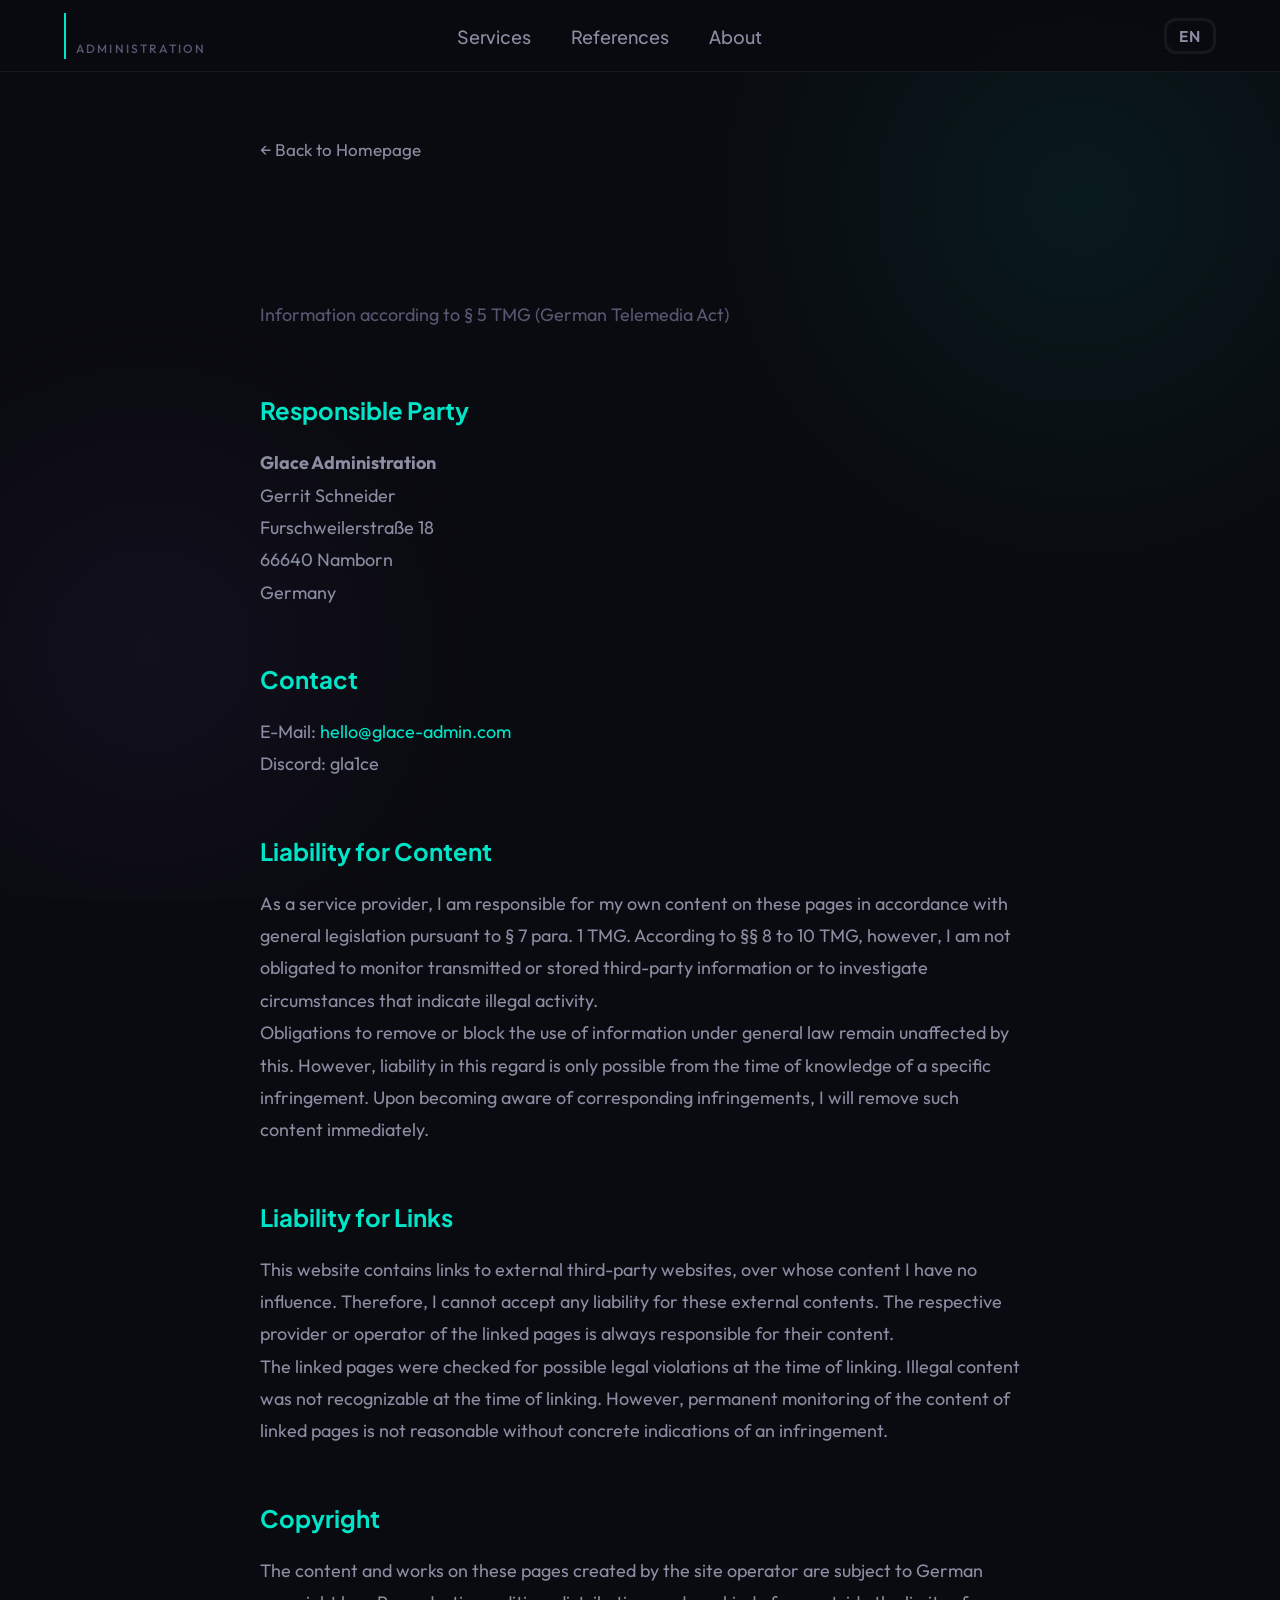
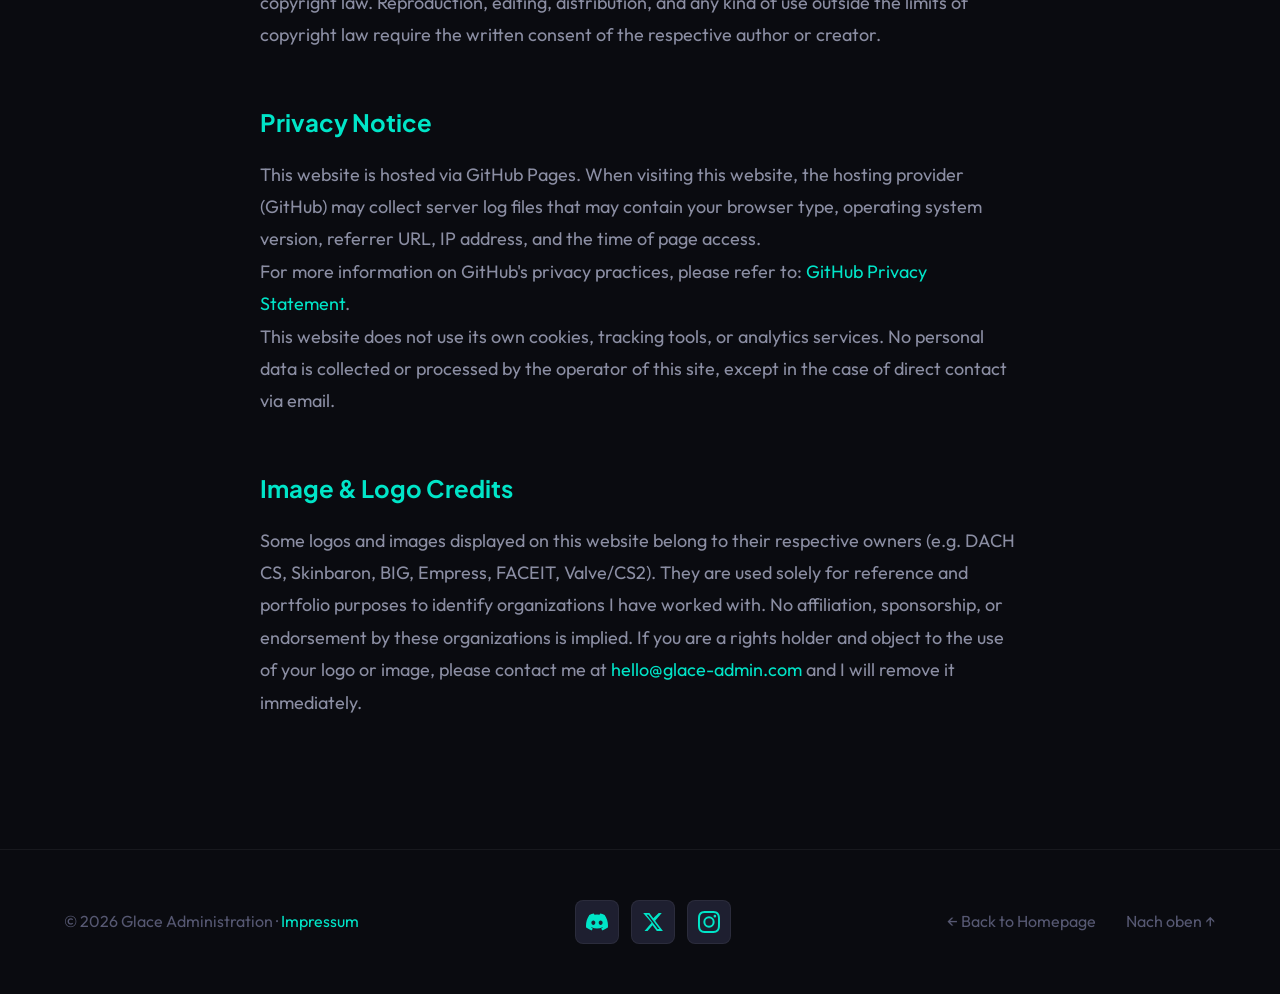
<file: impressum.html>
<!DOCTYPE html>
<html lang="de">
<head>
  <meta charset="UTF-8">
  <meta name="viewport" content="width=device-width, initial-scale=1.0">
  <meta name="robots" content="noindex">
  <title>Impressum — Glace Administration</title>
  <link rel="stylesheet" href="css/style.css">
  <link rel="icon" href="img/favicon.svg" type="image/svg+xml">
</head>
<body>

  <!-- Ambient Background -->
  <div class="ambient-bg"></div>

  <!-- Navigation -->
  <nav class="navbar scrolled" id="navbar">
    <a href="index.html" class="nav-logo">
      <span class="logo-name">Glace</span>
      <span class="logo-sub">Administration</span>
    </a>
    <ul class="nav-links" id="navLinks">
      <li><a href="index.html#services" data-i18n="nav.services">Services</a></li>
      <li><a href="index.html#references" data-i18n="nav.references">References</a></li>
      <li><a href="index.html#about" data-i18n="nav.about">About</a></li>
      <li><a href="index.html#contact" class="nav-cta" data-i18n="nav.contact">Contact</a></li>
    </ul>
    <button class="lang-toggle" id="langToggle" aria-label="Switch language">EN</button>
    <button class="nav-toggle" id="navToggle" aria-label="Toggle menu">
      <span></span><span></span><span></span>
    </button>
  </nav>

  <!-- Impressum Content -->
  <main class="legal-page">
    <div class="legal-content">

      <a href="index.html" class="legal-back" data-i18n="legal.back">← Back to Homepage</a>

      <h1>Impressum</h1>
      <p class="legal-subtitle" data-i18n="imp.subtitle">Angaben gemäß § 5 TMG</p>

      <div class="legal-section">
        <h2 data-i18n="imp.h_responsible">Verantwortlich</h2>
        <address data-i18n-html="imp.address">
          <strong>Glace Administration</strong><br>
          Gerrit Schneider<br>
          Furschweilerstraße 18<br>
          66640 Namborn<br>
          Deutschland
        </address>
      </div>

      <div class="legal-section">
        <h2 data-i18n="imp.h_contact">Kontakt</h2>
        <p data-i18n-html="imp.contact_text">
          E-Mail: <a href="mailto:hello@glace-admin.com">hello@glace-admin.com</a><br>
          Discord: gla1ce
        </p>
      </div>

      <div class="legal-section">
        <h2 data-i18n="imp.h_liability_content">Haftung für Inhalte</h2>
        <p data-i18n="imp.liability_content1">
          Als Diensteanbieter bin ich gemäß § 7 Abs.1 TMG für eigene Inhalte auf diesen
          Seiten nach den allgemeinen Gesetzen verantwortlich. Nach §§ 8 bis 10 TMG bin ich
          als Diensteanbieter jedoch nicht verpflichtet, übermittelte oder gespeicherte fremde
          Informationen zu überwachen oder nach Umständen zu forschen, die auf eine
          rechtswidrige Tätigkeit hinweisen.
        </p>
        <p data-i18n="imp.liability_content2">
          Verpflichtungen zur Entfernung oder Sperrung der Nutzung von Informationen nach den
          allgemeinen Gesetzen bleiben hiervon unberührt. Eine diesbezügliche Haftung ist jedoch
          erst ab dem Zeitpunkt der Kenntnis einer konkreten Rechtsverletzung möglich. Bei
          Bekanntwerden von entsprechenden Rechtsverletzungen werde ich diese Inhalte
          umgehend entfernen.
        </p>
      </div>

      <div class="legal-section">
        <h2 data-i18n="imp.h_liability_links">Haftung für Links</h2>
        <p data-i18n="imp.liability_links1">
          Diese Website enthält Links zu externen Websites Dritter, auf deren Inhalte ich keinen
          Einfluss habe. Deshalb kann ich für diese fremden Inhalte auch keine Gewähr übernehmen.
          Für die Inhalte der verlinkten Seiten ist stets der jeweilige Anbieter oder Betreiber
          verantwortlich.
        </p>
        <p data-i18n="imp.liability_links2">
          Die verlinkten Seiten wurden zum Zeitpunkt der Verlinkung auf mögliche Rechtsverstöße
          überprüft. Rechtswidrige Inhalte waren zum Zeitpunkt der Verlinkung nicht erkennbar.
          Eine permanente inhaltliche Kontrolle der verlinkten Seiten ist jedoch ohne konkrete
          Anhaltspunkte einer Rechtsverletzung nicht zumutbar.
        </p>
      </div>

      <div class="legal-section">
        <h2 data-i18n="imp.h_copyright">Urheberrecht</h2>
        <p data-i18n="imp.copyright">
          Die durch den Seitenbetreiber erstellten Inhalte und Werke auf diesen Seiten unterliegen
          dem deutschen Urheberrecht. Die Vervielfältigung, Bearbeitung, Verbreitung und jede Art
          der Verwertung außerhalb der Grenzen des Urheberrechtes bedürfen der schriftlichen
          Zustimmung des jeweiligen Autors bzw. Erstellers.
        </p>
      </div>

      <div class="legal-section">
        <h2 data-i18n="imp.h_privacy">Datenschutz</h2>
        <p data-i18n="imp.privacy1">
          Diese Website wird über GitHub Pages gehostet. Beim Besuch dieser Website können durch
          den Hosting-Anbieter (GitHub) Server-Logfiles erhoben werden, die Ihren
          Browser-Typ, Ihre Betriebssystemversion, die Referrer-URL, Ihre IP-Adresse sowie den
          Zeitpunkt des Seitenzugriffs enthalten können.
        </p>
        <p data-i18n-html="imp.privacy2">
          Weitere Informationen zum Datenschutz bei GitHub finden Sie unter:
          <a href="https://docs.github.com/en/site-policy/privacy-policies/github-general-privacy-statement" target="_blank" rel="noopener">GitHub Privacy Statement</a>.
        </p>
        <p data-i18n="imp.privacy3">
          Diese Website verwendet keine eigenen Cookies, Tracking-Tools oder Analysedienste.
          Es werden keine personenbezogenen Daten durch den Betreiber dieser Seite erhoben
          oder verarbeitet, außer bei direkter Kontaktaufnahme per E-Mail.
        </p>
      </div>

      <div class="legal-section">
        <h2 data-i18n="imp.h_logos">Bild- &amp; Logonachweise</h2>
        <p data-i18n-html="imp.logos">
          Einige auf dieser Website dargestellte Logos und Bilder sind Eigentum ihrer jeweiligen Rechteinhaber (z.B. DACH CS, Skinbaron, BIG, Empress, FACEIT, Valve/CS2). Sie werden ausschließlich zu Referenz- und Portfoliozwecken verwendet, um Organisationen zu kennzeichnen, für die ich tätig war. Eine Zugehörigkeit, Partnerschaft oder Empfehlung durch diese Organisationen wird damit nicht suggeriert. Sollten Sie Rechteinhaber sein und der Verwendung Ihres Logos oder Bildes widersprechen, kontaktieren Sie mich bitte unter <a href="mailto:hello@glace-admin.com">hello@glace-admin.com</a> — ich werde es umgehend entfernen.
        </p>
      </div>

    </div>
  </main>

  <!-- Footer -->
  <footer class="footer">
    <div class="footer-left">
      © 2026 Glace Administration · <a href="impressum.html">Impressum</a>
    </div>
    <div class="footer-social">
      <a href="https://discordapp.com/users/284701012411940875/" class="social-link" aria-label="Discord" target="_blank" rel="noopener">
        <img src="img/social/discord.svg" alt="Discord">
      </a>
      <a href="#" class="social-link" aria-label="Twitter / X" target="_blank" rel="noopener">
        <img src="img/social/twitter.svg" alt="Twitter / X">
      </a>
      <a href="#" class="social-link" aria-label="Instagram" target="_blank" rel="noopener">
        <img src="img/social/instagram.svg" alt="Instagram">
      </a>
    </div>
    <div class="footer-right">
      <a href="index.html" data-i18n="legal.back">← Back to Homepage</a>
      <a href="#">Nach oben ↑</a>
    </div>
  </footer>

  <script src="js/i18n.js"></script>
  <script>
    // Apply saved language (default: English)
    applyLang(localStorage.getItem('glace_lang') || 'en');

    document.getElementById('langToggle').addEventListener('click', () => {
      applyLang(localStorage.getItem('glace_lang') === 'de' ? 'en' : 'de');
    });

    const navToggle = document.getElementById('navToggle');
    const navLinks = document.getElementById('navLinks');
    navToggle.addEventListener('click', () => navLinks.classList.toggle('open'));
    navLinks.querySelectorAll('a').forEach(link => {
      link.addEventListener('click', () => navLinks.classList.remove('open'));
    });
  </script>

</body>
</html>
</file>
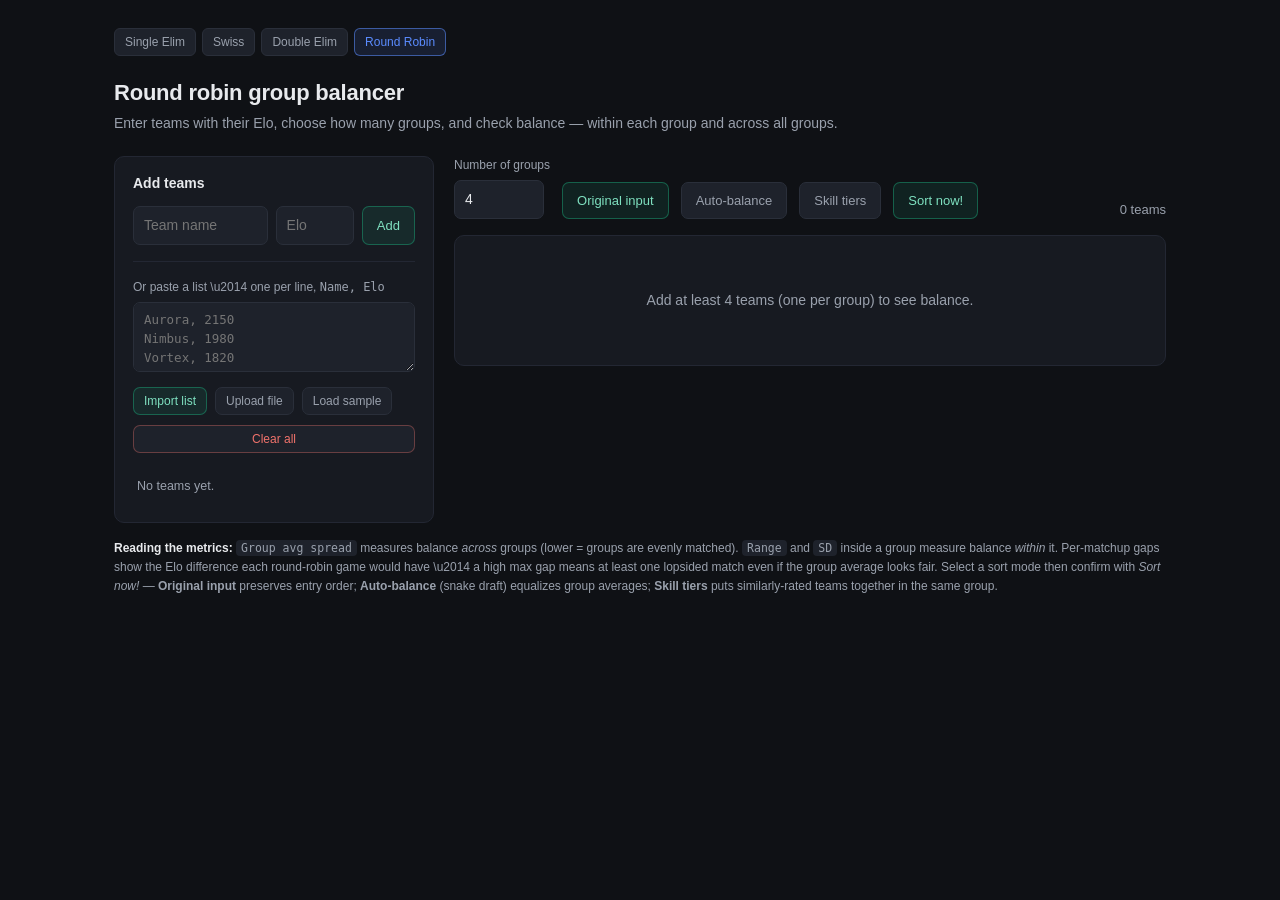
<file: robin.html>
<!DOCTYPE html>
<html lang="en">
<head>
<meta charset="UTF-8">
<meta name="viewport" content="width=device-width, initial-scale=1.0">
<title>Round Robin Group Balancer</title>
<link rel="icon" href="img/favicon-robin.svg" type="image/svg+xml">
<style>
  :root {
    --bg: #0f1115;
    --panel: #171a21;
    --panel-2: #1e222b;
    --line: #2a2f3a;
    --line-soft: #232733;
    --text: #e8eaed;
    --text-dim: #9aa1ad;
    --accent: #1D9E75;
    --accent-bg: rgba(29, 158, 117, 0.13);
    --accent-line: rgba(29, 158, 117, 0.5);
    --good: #4ec98a;
    --good-bg: rgba(78, 201, 138, 0.13);
    --warn: #e6b450;
    --warn-bg: rgba(230, 180, 80, 0.13);
    --bad: #f0726b;
    --bad-bg: rgba(240, 114, 107, 0.13);
    --radius: 10px;
    --radius-sm: 7px;
    --font: -apple-system, BlinkMacSystemFont, "Segoe UI", Roboto, Helvetica, Arial, sans-serif;
    --mono: ui-monospace, SFMono-Regular, Menlo, Consolas, monospace;
  }
  * { box-sizing: border-box; }
  body { margin: 0; background: var(--bg); }
  .rrb { font-family: var(--font); color: var(--text); background: var(--bg); max-width: 1100px; margin: 0 auto; padding: 28px 24px 40px; line-height: 1.5; -webkit-font-smoothing: antialiased; }
  .rrb h1 { font-size: 22px; font-weight: 600; letter-spacing: -0.01em; margin: 0 0 4px; }
  .rrb .rrb-sub { font-size: 14px; color: var(--text-dim); margin: 0 0 22px; }

  .rrb-cols { display: grid; grid-template-columns: 320px 1fr; gap: 20px; align-items: start; }
  @media (max-width: 800px) { .rrb-cols { grid-template-columns: 1fr; } }

  .rrb-panel { background: var(--panel); border: 1px solid var(--line-soft); border-radius: var(--radius); padding: 16px 18px; }
  .rrb-panel h2 { font-size: 14px; font-weight: 600; margin: 0 0 12px; }

  .rrb-label { font-size: 12px; color: var(--text-dim); display: block; margin-bottom: 6px; }
  .rrb input[type="text"], .rrb input[type="number"], .rrb textarea {
    width: 100%; background: var(--panel-2); border: 1px solid var(--line); color: var(--text);
    font: inherit; font-size: 14px; padding: 8px 10px; border-radius: var(--radius-sm); outline: none;
  }
  .rrb input:focus, .rrb textarea:focus { border-color: var(--accent-line); box-shadow: 0 0 0 3px var(--accent-bg); }
  .rrb textarea { resize: vertical; min-height: 70px; font-family: var(--mono); font-size: 12.5px; line-height: 1.5; }

  .rrb-add-row { display: flex; gap: 8px; margin-bottom: 10px; }
  .rrb-add-row input[type="text"] { flex: 2; }
  .rrb-add-row input[type="number"] { flex: 1; min-width: 0; }
  .rrb-btn { background: var(--accent-bg); border: 1px solid var(--accent-line); color: #7fe0c0; font: inherit; font-size: 13px; padding: 8px 14px; border-radius: var(--radius-sm); cursor: pointer; white-space: nowrap; }
  .rrb-btn:hover { background: rgba(29,158,117,0.22); }
  .rrb-btn.sm { padding: 4px 10px; font-size: 12px; }
  .rrb-btn.ghost { background: var(--panel-2); border-color: var(--line); color: var(--text-dim); }
  .rrb-btn.ghost:hover { color: var(--text); border-color: var(--accent-line); }
  .rrb-btn.ghost.sel { background: var(--accent-bg); color: #7fe0c0; border-color: var(--accent-line); }

  .rrb-divider { height: 1px; background: var(--line-soft); margin: 16px 0; }
  .rrb-paste-actions { display: flex; gap: 8px; margin-top: 8px; flex-wrap: wrap; align-items: center; }
  .rrb-btn.danger { background: var(--panel-2); border-color: rgba(240, 114, 107, 0.35); color: var(--bad); }
  .rrb-btn.danger:hover { background: var(--bad-bg); border-color: var(--bad); }

  .rrb-teamlist { margin-top: 14px; max-height: 240px; overflow-y: auto; }
  .rrb-team-item { display: flex; align-items: center; gap: 8px; padding: 5px 8px; border-radius: 6px; font-size: 13px; }
  .rrb-team-item:hover { background: var(--panel-2); }
  .rrb-team-item .nm { flex: 1; overflow: hidden; text-overflow: ellipsis; white-space: nowrap; }
  .rrb-team-item .el { font-family: var(--mono); font-size: 12px; color: var(--text-dim); }
  .rrb-team-item .rm { cursor: pointer; color: var(--text-dim); border: none; background: none; font-size: 15px; padding: 0 4px; }
  .rrb-team-item .rm:hover { color: var(--bad); }

  .rrb-controls-row { display: flex; gap: 12px; align-items: flex-end; margin-bottom: 16px; flex-wrap: wrap; }
  .rrb-controls-row .field { display: flex; flex-direction: column; }
  .rrb-controls-row input[type="number"] { width: 90px; }
  .rrb-spacer { flex: 1; }

  .rrb-summary { background: var(--panel); border: 1px solid var(--line-soft); border-radius: var(--radius); padding: 14px 16px; margin-bottom: 16px; }
  .rrb-summary-grid { display: grid; grid-template-columns: repeat(auto-fit, minmax(130px, 1fr)); gap: 12px; }
  .rrb-metric .k { font-size: 11.5px; color: var(--text-dim); margin-bottom: 2px; }
  .rrb-metric .v { font-size: 20px; font-weight: 600; }
  .rrb-metric .v small { font-size: 12px; color: var(--text-dim); font-weight: 400; }

  .rrb-balance-badge { display: inline-flex; align-items: center; gap: 7px; padding: 5px 12px; border-radius: 7px; font-size: 13px; font-weight: 600; margin-top: 4px; }
  .rrb-balance-badge.good { background: var(--good-bg); color: var(--good); }
  .rrb-balance-badge.warn { background: var(--warn-bg); color: var(--warn); }
  .rrb-balance-badge.bad { background: var(--bad-bg); color: var(--bad); }
  .rrb-balance-badge.neutral { background: var(--panel-2); color: var(--text-dim); }

  .rrb-groups { display: grid; grid-template-columns: repeat(auto-fill, minmax(250px, 1fr)); gap: 14px; }
  .rrb-group { background: var(--panel); border: 1px solid var(--line-soft); border-radius: var(--radius); overflow: hidden; }
  .rrb-group-head { padding: 10px 14px; border-bottom: 1px solid var(--line-soft); display: flex; justify-content: space-between; align-items: baseline; }
  .rrb-group-head .gname { font-weight: 600; font-size: 14px; }
  .rrb-group-head .gavg { font-family: var(--mono); font-size: 13px; color: var(--accent); font-weight: 600; }
  .rrb-group-stats { display: flex; gap: 10px; padding: 7px 14px; font-size: 11px; color: var(--text-dim); border-bottom: 1px solid var(--line-soft); flex-wrap: wrap; }
  .rrb-group-stats span b { color: var(--text); font-weight: 600; font-family: var(--mono); }
  .rrb-group-teams { padding: 6px; }
  .rrb-gt { display: flex; align-items: center; gap: 8px; padding: 6px 8px; border-radius: 6px; font-size: 13px; }
  .rrb-gt:hover { background: var(--panel-2); }
  .rrb-gt .seed { font-family: var(--mono); font-size: 11px; color: var(--text-dim); min-width: 18px; }
  .rrb-gt .nm { flex: 1; overflow: hidden; text-overflow: ellipsis; white-space: nowrap; }
  .rrb-gt .el { font-family: var(--mono); font-size: 12px; color: var(--text-dim); }
  .rrb-gt select { background: var(--panel-2); border: 1px solid var(--line); color: var(--text-dim); font-size: 11px; border-radius: 5px; padding: 1px 3px; cursor: pointer; }
  .rrb-gt select:hover { color: var(--text); }

  .rrb-gaps { padding: 8px 14px 12px; border-top: 1px solid var(--line-soft); }
  .rrb-gaps .gaps-h { font-size: 11px; color: var(--text-dim); margin-bottom: 7px; }
  .rrb-gap-row { display: flex; align-items: center; gap: 8px; font-size: 11.5px; padding: 2px 0; }
  .rrb-gap-row .pair { color: var(--text-dim); min-width: 96px; font-family: var(--mono); overflow: hidden; text-overflow: ellipsis; white-space: nowrap; }
  .rrb-gap-bar-track { flex: 1; height: 6px; background: var(--panel-2); border-radius: 3px; overflow: hidden; }
  .rrb-gap-bar { height: 100%; border-radius: 3px; }
  .rrb-gap-row .gv { font-family: var(--mono); font-size: 11px; min-width: 36px; text-align: right; }

  .rrb-empty { color: var(--text-dim); font-size: 14px; padding: 40px 20px; text-align: center; }
  .rrb-note { font-size: 12px; color: var(--text-dim); margin-top: 16px; line-height: 1.6; }
  .rrb-note code { font-family: var(--mono); background: var(--panel-2); padding: 1px 5px; border-radius: 4px; font-size: 11.5px; }
  .rrb-info { position: relative; display: inline-flex; align-items: center; justify-content: center; width: 14px; height: 14px; border-radius: 50%; font-family: var(--mono); font-size: 9px; font-weight: 700; color: var(--text-dim); background: var(--panel-2); border: 1px solid var(--line); cursor: help; flex-shrink: 0; outline: none; vertical-align: middle; margin-left: 5px; line-height: 1; user-select: none; }
  .rrb-info:hover, .rrb-info:focus { color: var(--text); border-color: var(--accent-line); }
  .rrb-tooltip { position: absolute; top: calc(100% + 8px); left: 0; width: 250px; background: #0b0d11; border: 1px solid var(--line); border-radius: var(--radius); padding: 10px 12px; font-family: var(--font); font-size: 12px; font-weight: 400; color: var(--text-dim); line-height: 1.55; z-index: 20; opacity: 0; visibility: hidden; transform: translateY(-3px); transition: opacity .15s, transform .15s, visibility .15s; box-shadow: 0 8px 28px rgba(0,0,0,0.5); text-align: left; white-space: normal; pointer-events: none; }
  .rrb-info:hover .rrb-tooltip, .rrb-info:focus .rrb-tooltip { opacity: 1; visibility: visible; transform: translateY(0); }
  .rrb-tooltip::before { content: ""; position: absolute; bottom: 100%; left: 8px; border: 6px solid transparent; border-bottom-color: var(--line); }
  .rrb-tooltip b { color: var(--accent); font-weight: 600; display: block; margin-bottom: 4px; }
  .calc-nav { display: flex; gap: 6px; margin-bottom: 20px; flex-wrap: wrap; }
  .calc-nav-btn { font-size: 12px; color: var(--text-dim); background: var(--panel-2); border: 1px solid var(--line); border-radius: 6px; padding: 4px 10px; text-decoration: none; white-space: nowrap; transition: color 0.2s, border-color 0.2s; }
  .calc-nav-btn:hover { color: #5b8cff; border-color: rgba(91,140,255,0.55); }
  .calc-nav-btn.active { color: #5b8cff; border-color: rgba(91,140,255,0.55); background: rgba(91,140,255,0.12); }
</style>
</head>
<body>
<div class="rrb">
  <div class="calc-nav">
    <a href="single.html" class="calc-nav-btn">Single Elim</a>
    <a href="swiss.html" class="calc-nav-btn">Swiss</a>
    <a href="double.html" class="calc-nav-btn">Double Elim</a>
    <a href="robin.html" class="calc-nav-btn active">Round Robin</a>
  </div>
  <h1>Round robin group balancer</h1>
  <p class="rrb-sub">Enter teams with their Elo, choose how many groups, and check balance — within each group and across all groups.</p>

  <div class="rrb-cols">
    <div>
      <div class="rrb-panel">
        <h2>Add teams</h2>
        <div class="rrb-add-row">
          <input type="text" id="rrb-name" placeholder="Team name">
          <input type="number" id="rrb-elo" placeholder="Elo">
          <button class="rrb-btn" id="rrb-add">Add</button>
        </div>
        <div class="rrb-divider"></div>
        <label class="rrb-label">Or paste a list \u2014 one per line, <code style="font-family:var(--mono)">Name, Elo</code></label>
        <textarea id="rrb-paste" placeholder="Aurora, 2150&#10;Nimbus, 1980&#10;Vortex, 1820"></textarea>
        <div class="rrb-paste-actions">
          <button class="rrb-btn sm" id="rrb-paste-btn">Import list</button>
          <label class="rrb-btn sm ghost" style="display:inline-flex;align-items:center;">Upload file<input type="file" id="rrb-upload" accept=".txt" style="display:none"></label>
          <button class="rrb-btn sm ghost" id="rrb-sample">Load sample</button>
          <button class="rrb-btn sm danger" id="rrb-clear" style="margin-top:2px;width:100%;">Clear all</button>
        </div>
        <div class="rrb-teamlist" id="rrb-teamlist"></div>
      </div>
    </div>

    <div>
      <div class="rrb-controls-row">
        <div class="field">
          <label class="rrb-label">Number of groups</label>
          <input type="number" id="rrb-groups-n" value="4" min="2" max="16" step="1">
        </div>
        <button class="rrb-btn ghost sel" id="rrb-input">Original input</button>
        <button class="rrb-btn ghost" id="rrb-balance">Auto-balance</button>
        <button class="rrb-btn ghost" id="rrb-tier">Skill tiers</button>
        <button class="rrb-btn" id="rrb-sort-now">Sort now!</button>
        <div class="rrb-spacer"></div>
        <span id="rrb-team-count" style="font-size:13px;color:var(--text-dim)"></span>
      </div>

      <div id="rrb-output"></div>
    </div>
  </div>

  <div class="rrb-note">
    <b style="color:var(--text);font-weight:600">Reading the metrics:</b> <code>Group avg spread</code> measures balance <em>across</em> groups (lower = groups are evenly matched). <code>Range</code> and <code>SD</code> inside a group measure balance <em>within</em> it. Per-matchup gaps show the Elo difference each round-robin game would have \u2014 a high max gap means at least one lopsided match even if the group average looks fair. Select a sort mode then confirm with <em>Sort now!</em> — <b>Original input</b> preserves entry order; <b>Auto-balance</b> (snake draft) equalizes group averages; <b>Skill tiers</b> puts similarly-rated teams together in the same group.
  </div>
</div>

<script>
(function () {
  var teams = [];
  var groups = [];
  var groupCount = 4;
  var mode = 'input';
  var dirty = false;

  function letter(i) { return String.fromCharCode(65 + i); }
  function round(x) { return Math.round(x); }

  function statsOf(group) {
    if (!group.length) return { avg: 0, min: 0, max: 0, range: 0, sd: 0, n: 0 };
    var e = group.map(function (t) { return t.elo; });
    var avg = e.reduce(function (a, b) { return a + b; }, 0) / e.length;
    var mn = Math.min.apply(null, e), mx = Math.max.apply(null, e);
    var variance = e.reduce(function (a, b) { return a + (b - avg) * (b - avg); }, 0) / e.length;
    return { avg: round(avg), min: mn, max: mx, range: mx - mn, sd: round(Math.sqrt(variance)), n: e.length };
  }

  function pairGaps(group) {
    var out = [];
    for (var i = 0; i < group.length; i++) {
      for (var j = i + 1; j < group.length; j++) {
        out.push({ a: group[i], b: group[j], gap: Math.abs(group[i].elo - group[j].elo) });
      }
    }
    out.sort(function (x, y) { return y.gap - x.gap; });
    return out;
  }

  function snakeDraft() {
    var sorted = teams.slice().sort(function (a, b) { return b.elo - a.elo; });
    var G = groupCount;
    var gs = [];
    for (var i = 0; i < G; i++) gs.push([]);
    var dir = 1, g = 0;
    sorted.forEach(function (t) {
      gs[g].push(t);
      if (dir === 1) { if (g === G - 1) dir = -1; else g++; }
      else { if (g === 0) dir = 1; else g--; }
    });
    groups = gs;
  }

  function consecutiveFill(sorted) {
    var G = groupCount;
    var gs = [];
    for (var i = 0; i < G; i++) gs.push([]);
    var base = Math.floor(sorted.length / G);
    var rem = sorted.length % G;
    var cursor = 0;
    for (var gi = 0; gi < G; gi++) {
      var size = base + (gi < rem ? 1 : 0);
      for (var k = 0; k < size; k++) gs[gi].push(sorted[cursor++]);
    }
    groups = gs;
  }

  function tierSort() {
    consecutiveFill(teams.slice().sort(function (a, b) { return b.elo - a.elo; }));
  }

  function inputOrder() {
    consecutiveFill(teams.slice().sort(function (a, b) { return a.id - b.id; }));
  }

  function applyMode() {
    dirty = false;
    if (mode === 'tier') tierSort();
    else if (mode === 'input') inputOrder();
    else snakeDraft();
  }

  function setModeBtn(m) {
    mode = m;
    document.getElementById('rrb-input').className = 'rrb-btn ghost' + (m === 'input' ? ' sel' : '');
    document.getElementById('rrb-balance').className = 'rrb-btn ghost' + (m === 'snake' ? ' sel' : '');
    document.getElementById('rrb-tier').className = 'rrb-btn ghost' + (m === 'tier' ? ' sel' : '');
  }

  function ensureGroups() {
    if (!groups.length || groups.reduce(function (a, g) { return a + g.length; }, 0) !== teams.length) {
      applyMode();
    }
  }

  function gapColor(gap, maxScale) {
    var r = maxScale ? gap / maxScale : 0;
    if (r < 0.34) return 'var(--good)';
    if (r < 0.67) return 'var(--warn)';
    return 'var(--bad)';
  }

  function render() {
    document.getElementById('rrb-team-count').textContent = teams.length + ' teams';
    renderTeamList();

    var out = document.getElementById('rrb-output');
    if (teams.length < groupCount) {
      out.innerHTML = '<div class="rrb-summary"><div class="rrb-empty">Add at least ' + groupCount + ' teams (one per group) to see balance.</div></div>';
      return;
    }
    ensureGroups();

    var groupStats = groups.map(statsOf);
    var avgs = groupStats.map(function (s) { return s.avg; });
    var gMax = Math.max.apply(null, avgs), gMin = Math.min.apply(null, avgs);
    var gMean = avgs.reduce(function (a, b) { return a + b; }, 0) / avgs.length;
    var gSpread = round(Math.sqrt(avgs.reduce(function (a, b) { return a + (b - gMean) * (b - gMean); }, 0) / avgs.length));
    var avgRange = gMax - gMin;

    // overall max matchup gap across all groups, for shared bar scaling
    var allGaps = [];
    groups.forEach(function (g) { pairGaps(g).forEach(function (p) { allGaps.push(p.gap); }); });
    var globalMaxGap = allGaps.length ? Math.max.apply(null, allGaps) : 1;

    var badgeHtml;
    if (dirty) {
      var allElo = teams.map(function (t) { return t.elo; });
      var eloSpread = Math.max.apply(null, allElo) - Math.min.apply(null, allElo);
      var ratio = eloSpread ? avgRange / eloSpread : 0;
      var verdict, vClass;
      if (avgRange <= 50 || ratio < 0.06) { verdict = 'Well balanced'; vClass = 'good'; }
      else if (avgRange <= 150 || ratio < 0.15) { verdict = 'Reasonably balanced'; vClass = 'warn'; }
      else { verdict = 'Uneven groups'; vClass = 'bad'; }
      badgeHtml = '<div class="rrb-balance-badge ' + vClass + '">' + balanceIcon(vClass) + verdict + ' — manually adjusted</div>';
    } else {
      var modeLabel = { input: 'Original input', snake: 'Auto-balanced', tier: 'Skill tiers' }[mode];
      badgeHtml = '<div class="rrb-balance-badge neutral">' + modeLabel + '</div>';
    }

    var summary = '<div class="rrb-summary"><div class="rrb-summary-grid">' +
      metric('Groups', groupCount) +
      metric('Teams / group', describeSizes(groups)) +
      metric('Group avg spread', gSpread + ' <small>Elo SD</small>', '<b>SD across groups</b>Standard deviation of the group averages. SD measures how far each group’s mean Elo deviates from the overall mean — a low SD means all groups sit close to the same average.') +
      metric('Highest vs lowest', avgRange + ' <small>Elo</small>', '<b>Range across groups</b>Difference between the strongest and weakest group average. Range = highest avg − lowest avg. Unlike SD it only looks at the two extremes, so one outlier group inflates this even if the rest are balanced.') +
      metric('Biggest matchup gap', globalMaxGap + ' <small>Elo</small>', '<b>Max per-game gap</b>The largest Elo difference between any two opponents in the same group. A high number means at least one match is heavily one-sided, even if the group’s average looks fair.') +
      '</div>' + badgeHtml + '</div>';

    var groupsHtml = '<div class="rrb-groups">';
    groups.forEach(function (g, gi) {
      var s = groupStats[gi];
      var sortedG = g.slice().sort(function (a, b) { return b.elo - a.elo; });
      var head = '<div class="rrb-group-head"><span class="gname">Group ' + letter(gi) + '</span><span class="gavg">\u00d8 ' + s.avg + '</span></div>';
      var statline = '<div class="rrb-group-stats">' +
        '<span>min <b>' + s.min + '</b></span>' +
        '<span>max <b>' + s.max + '</b></span>' +
        '<span>range <b>' + s.range + '</b></span>' +
        '<span>SD <b>' + s.sd + '</b></span></div>';
      var teamsHtml = '<div class="rrb-group-teams">';
      sortedG.forEach(function (t, ti) {
        teamsHtml += '<div class="rrb-gt"><span class="seed">' + (ti + 1) + '</span><span class="nm">' + esc(t.name) + '</span><span class="el">' + t.elo + '</span>' + moveSelect(t, gi) + '</div>';
      });
      teamsHtml += '</div>';

      var gaps = pairGaps(g);
      var gapsHtml = '';
      if (gaps.length) {
        gapsHtml = '<div class="rrb-gaps"><div class="gaps-h">Per-matchup Elo gaps (' + gaps.length + ' games)</div>';
        gaps.forEach(function (p) {
          var w = globalMaxGap ? Math.round(p.gap / globalMaxGap * 100) : 0;
          gapsHtml += '<div class="rrb-gap-row"><span class="pair">' + esc(shortName(p.a.name)) + ' v ' + esc(shortName(p.b.name)) +
            '</span><span class="rrb-gap-bar-track"><span class="rrb-gap-bar" style="width:' + w + '%;background:' + gapColor(p.gap, globalMaxGap) + '"></span></span><span class="gv">' + p.gap + '</span></div>';
        });
        gapsHtml += '</div>';
      }

      groupsHtml += '<div class="rrb-group">' + head + statline + teamsHtml + gapsHtml + '</div>';
    });
    groupsHtml += '</div>';

    out.innerHTML = summary + groupsHtml;
    bindMoves();
  }

  function describeSizes(gs) {
    var sizes = gs.map(function (g) { return g.length; });
    var mn = Math.min.apply(null, sizes), mx = Math.max.apply(null, sizes);
    return mn === mx ? String(mn) : mn + '\u2013' + mx;
  }

  function metric(k, v, tip) {
    var info = tip ? ' <span class="rrb-info" tabindex="0">i<span class="rrb-tooltip">' + tip + '</span></span>' : '';
    return '<div class="rrb-metric"><div class="k">' + k + info + '</div><div class="v">' + v + '</div></div>';
  }
  function balanceIcon(c) {
    if (c === 'good') return '<span style="font-size:14px">\u2713</span>';
    if (c === 'warn') return '<span style="font-size:14px">\u25CB</span>';
    return '<span style="font-size:14px">!</span>';
  }

  function moveSelect(team, fromGi) {
    var opts = '<option value="">move\u2026</option>';
    for (var i = 0; i < groupCount; i++) {
      if (i === fromGi) continue;
      opts += '<option value="' + i + '">\u2192 ' + letter(i) + '</option>';
    }
    return '<select data-team="' + team.id + '" data-from="' + fromGi + '">' + opts + '</select>';
  }

  function bindMoves() {
    document.querySelectorAll('.rrb-gt select').forEach(function (sel) {
      sel.addEventListener('change', function () {
        var to = this.value;
        if (to === '') return;
        var tid = +this.getAttribute('data-team');
        var from = +this.getAttribute('data-from');
        var idx = groups[from].findIndex(function (t) { return t.id === tid; });
        if (idx === -1) return;
        var moved = groups[from].splice(idx, 1)[0];
        groups[+to].push(moved);
        dirty = true;
        render();
      });
    });
  }

  function renderTeamList() {
    var el = document.getElementById('rrb-teamlist');
    if (!teams.length) { el.innerHTML = '<div style="font-size:12.5px;color:var(--text-dim);padding:10px 4px">No teams yet.</div>'; return; }
    var sorted = teams.slice().sort(function (a, b) { return b.elo - a.elo; });
    el.innerHTML = sorted.map(function (t) {
      return '<div class="rrb-team-item"><span class="nm">' + esc(t.name) + '</span><span class="el">' + t.elo + '</span><button class="rm" data-id="' + t.id + '" aria-label="Remove">\u00d7</button></div>';
    }).join('');
    el.querySelectorAll('.rm').forEach(function (b) {
      b.addEventListener('click', function () {
        var id = +this.getAttribute('data-id');
        teams = teams.filter(function (t) { return t.id !== id; });
        groups = [];
        render();
      });
    });
  }

  var nextId = 1;
  function addTeam(name, elo) {
    name = (name || '').trim();
    elo = parseInt(elo, 10);
    if (!name || isNaN(elo)) return false;
    teams.push({ id: nextId++, name: name, elo: elo });
    groups = [];
    return true;
  }

  function esc(s) { return String(s).replace(/[&<>"]/g, function (c) { return { '&': '&amp;', '<': '&lt;', '>': '&gt;', '"': '&quot;' }[c]; }); }
  function shortName(s) { return s.length > 8 ? s.slice(0, 7) + '\u2026' : s; }

  document.getElementById('rrb-add').addEventListener('click', function () {
    if (addTeam(document.getElementById('rrb-name').value, document.getElementById('rrb-elo').value)) {
      document.getElementById('rrb-name').value = '';
      document.getElementById('rrb-elo').value = '';
      document.getElementById('rrb-name').focus();
      render();
    }
  });
  document.getElementById('rrb-elo').addEventListener('keydown', function (e) { if (e.key === 'Enter') document.getElementById('rrb-add').click(); });
  document.getElementById('rrb-name').addEventListener('keydown', function (e) { if (e.key === 'Enter') document.getElementById('rrb-elo').focus(); });

  document.getElementById('rrb-paste-btn').addEventListener('click', function () {
    var lines = document.getElementById('rrb-paste').value.split('\n');
    var added = 0;
    lines.forEach(function (line) {
      if (!line.trim()) return;
      var parts = line.split(/[,;\t]/);
      if (parts.length >= 2) {
        var name = parts[0];
        var elo = parts[parts.length - 1].replace(/[^0-9]/g, '');
        if (addTeam(name, elo)) added++;
      }
    });
    if (added) { document.getElementById('rrb-paste').value = ''; render(); }
  });

  document.getElementById('rrb-upload').addEventListener('change', function (e) {
    var file = e.target.files[0];
    if (!file) return;
    var reader = new FileReader();
    reader.onload = function (ev) {
      var lines = ev.target.result.split(/\r?\n/);
      var added = 0;
      lines.forEach(function (line) {
        if (!line.trim()) return;
        var parts = line.split(/[,;\t]/);
        if (parts.length >= 2) {
          var name = parts[0];
          var elo = parts[parts.length - 1].replace(/[^0-9]/g, '');
          if (addTeam(name, elo)) added++;
        }
      });
      if (added) render();
    };
    reader.readAsText(file);
    e.target.value = '';
  });

  document.getElementById('rrb-sample').addEventListener('click', function () {
    var sample = [['Aurora', 2400], ['Nimbus', 2310], ['Vortex', 2180], ['Phantom', 2050], ['Eclipse', 1990], ['Tempest', 1875], ['Cipher', 1820], ['Onyx', 1760], ['Radiant', 1700], ['Zephyr', 1650], ['Hollow', 1590], ['Specter', 1520], ['Glacier', 1480], ['Ember', 1410], ['Drift', 1350], ['Static', 1200]];
    sample.forEach(function (s) { addTeam(s[0], s[1]); });
    render();
  });

  document.getElementById('rrb-clear').addEventListener('click', function () {
    teams = []; groups = []; render();
  });

  document.getElementById('rrb-groups-n').addEventListener('input', function () {
    var v = parseInt(this.value, 10);
    if (!isNaN(v) && v >= 2 && v <= 16) { groupCount = v; groups = []; render(); }
  });

  document.getElementById('rrb-input').addEventListener('click', function () { setModeBtn('input'); });
  document.getElementById('rrb-balance').addEventListener('click', function () { setModeBtn('snake'); });
  document.getElementById('rrb-tier').addEventListener('click', function () { setModeBtn('tier'); });

  document.getElementById('rrb-sort-now').addEventListener('click', function () {
    if (teams.length >= groupCount) { applyMode(); render(); }
  });

  render();
})();
</script>
</body>
</html>
</file>
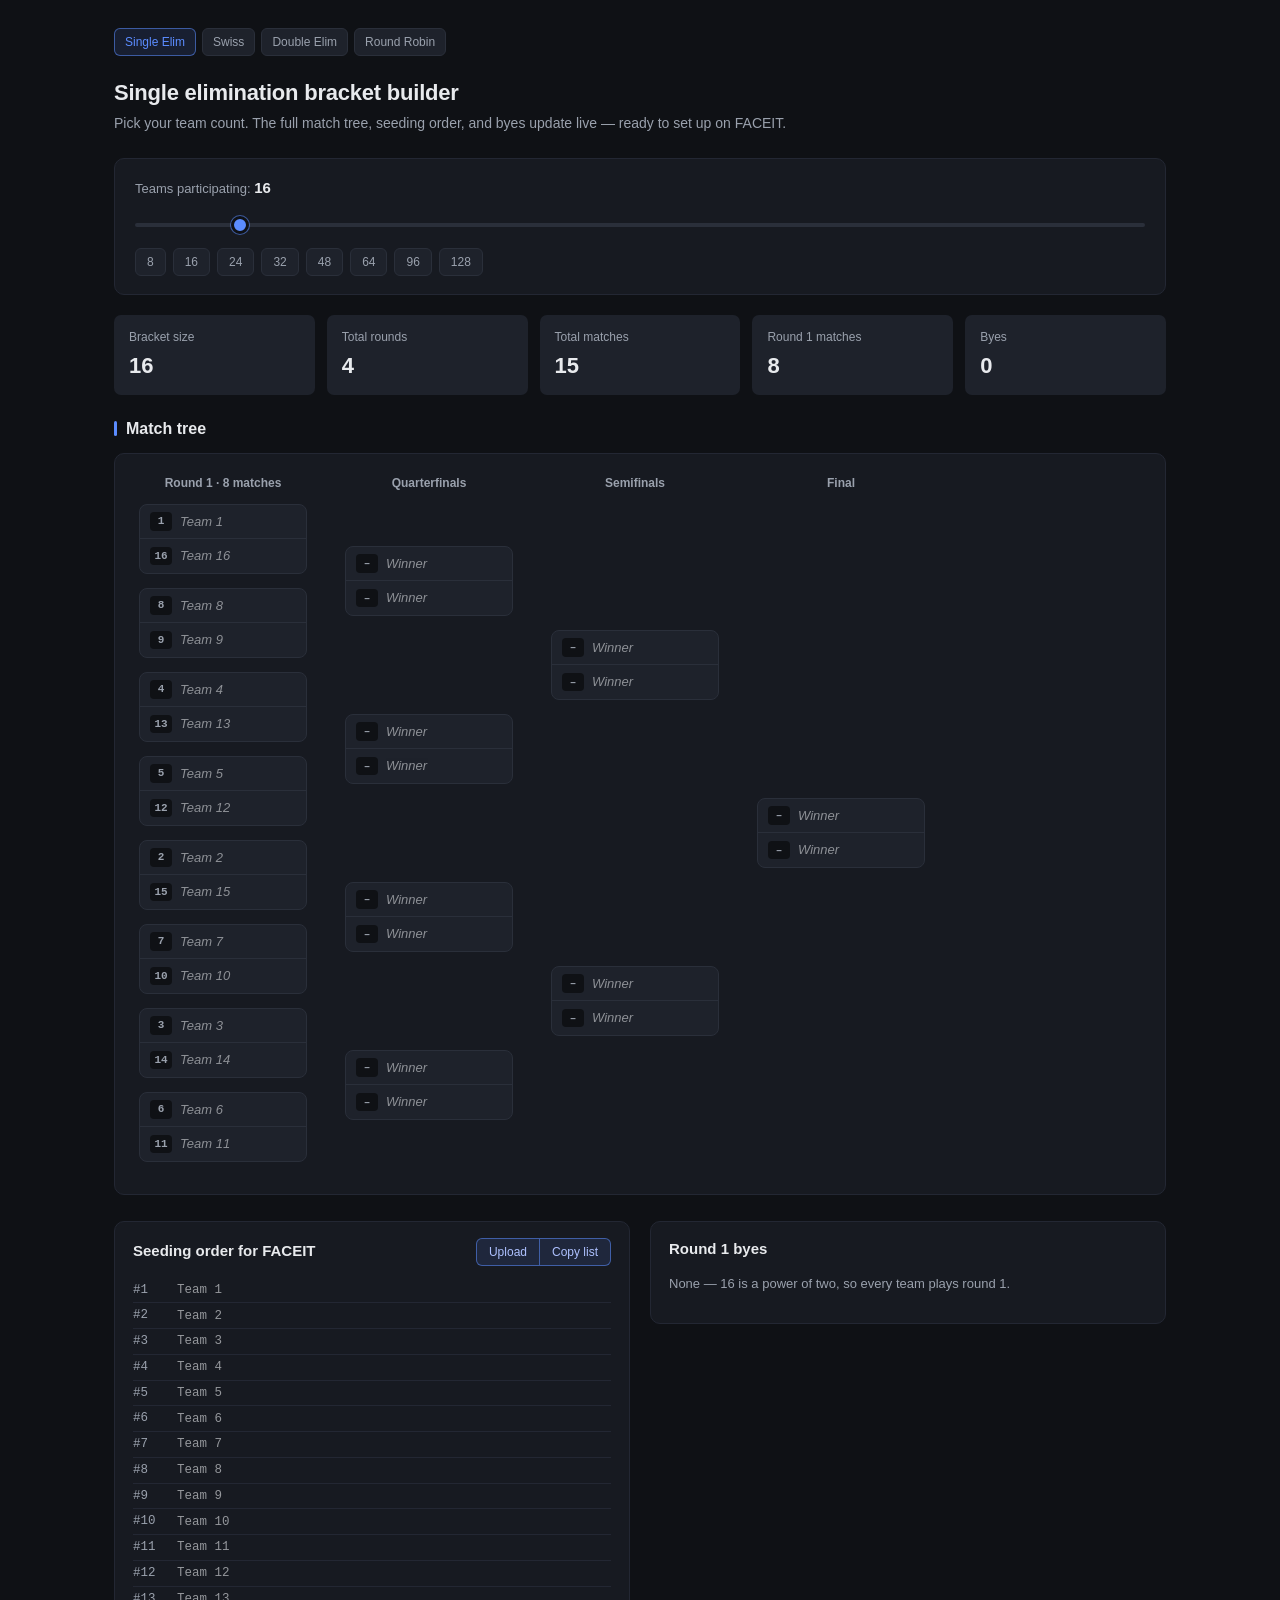
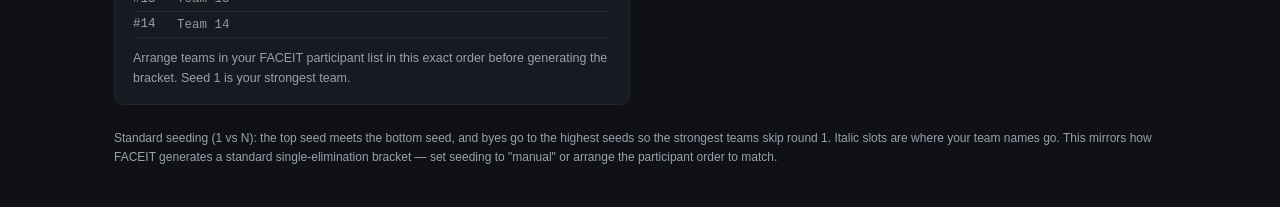
<file: single.html>
<!DOCTYPE html>
<html lang="en">
<head>
<meta charset="UTF-8">
<meta name="viewport" content="width=device-width, initial-scale=1.0">
<title>Single Elimination Bracket Builder</title>
<link rel="icon" href="img/favicon-single.svg" type="image/svg+xml">
<style>
  :root {
    --bg: #0f1115;
    --panel: #171a21;
    --panel-2: #1e222b;
    --line: #2a2f3a;
    --line-soft: #232733;
    --text: #e8eaed;
    --text-dim: #9aa1ad;
    --accent: #5b8cff;
    --accent-bg: rgba(91, 140, 255, 0.12);
    --accent-line: rgba(91, 140, 255, 0.55);
    --bye: #e6b450;
    --bye-bg: rgba(230, 180, 80, 0.13);
    --success: #4ec98a;
    --radius: 10px;
    --radius-sm: 7px;
    --font: -apple-system, BlinkMacSystemFont, "Segoe UI", Roboto, Helvetica, Arial, sans-serif;
    --mono: ui-monospace, SFMono-Regular, Menlo, Consolas, monospace;
  }
  * { box-sizing: border-box; }
  body { margin: 0; background: var(--bg); }
  .seb {
    font-family: var(--font);
    color: var(--text);
    background: var(--bg);
    max-width: 1100px;
    margin: 0 auto;
    padding: 28px 24px 40px;
    line-height: 1.5;
    -webkit-font-smoothing: antialiased;
  }
  .seb h1 { font-size: 22px; font-weight: 600; letter-spacing: -0.01em; margin: 0 0 4px; }
  .seb .seb-sub { font-size: 14px; color: var(--text-dim); margin: 0 0 24px; }

  .seb-controls {
    background: var(--panel);
    border: 1px solid var(--line-soft);
    border-radius: var(--radius);
    padding: 18px 20px;
    margin-bottom: 20px;
  }
  .seb label { font-size: 13px; color: var(--text-dim); display: block; margin-bottom: 10px; }
  .seb label b { color: var(--text); font-weight: 600; font-size: 15px; }
  .seb input[type="range"] {
    width: 100%; -webkit-appearance: none; appearance: none;
    height: 4px; background: var(--line); border-radius: 3px; outline: none; margin: 0;
  }
  .seb input[type="range"]::-webkit-slider-thumb {
    -webkit-appearance: none; appearance: none; width: 18px; height: 18px;
    border-radius: 50%; background: var(--accent); cursor: pointer;
    border: 3px solid var(--bg); box-shadow: 0 0 0 1px var(--accent-line);
  }
  .seb input[type="range"]::-moz-range-thumb {
    width: 18px; height: 18px; border-radius: 50%; background: var(--accent);
    cursor: pointer; border: 3px solid var(--bg); box-shadow: 0 0 0 1px var(--accent-line);
  }
  .seb-quick { display: flex; flex-wrap: wrap; gap: 7px; margin-top: 14px; }
  .seb-quick button {
    background: var(--panel-2); border: 1px solid var(--line); color: var(--text-dim);
    font: inherit; font-size: 12px; padding: 4px 11px; border-radius: 6px; cursor: pointer;
  }
  .seb-quick button:hover { border-color: var(--accent-line); color: var(--text); }

  .seb-stats { display: grid; grid-template-columns: repeat(auto-fit, minmax(120px, 1fr)); gap: 12px; margin-bottom: 22px; }
  .seb-stat { background: var(--panel-2); border-radius: var(--radius-sm); padding: 13px 15px; }
  .seb-stat .k { font-size: 12px; color: var(--text-dim); margin-bottom: 3px; }
  .seb-stat .v { font-size: 22px; font-weight: 600; }

  .seb-section-h { font-size: 16px; font-weight: 600; margin: 6px 0 12px; display: flex; align-items: center; gap: 9px; }
  .seb-section-h .bar { width: 3px; height: 15px; background: var(--accent); border-radius: 2px; }

  .seb-bracket-wrap { overflow-x: auto; padding-bottom: 12px; margin-bottom: 26px; border: 1px solid var(--line-soft); border-radius: var(--radius); background: var(--panel); }
  .seb-bracket { display: flex; gap: 38px; padding: 20px 24px; min-width: min-content; align-items: stretch; }
  .seb-round { display: flex; flex-direction: column; justify-content: space-around; min-width: 168px; }
  .seb-round-title { font-size: 12px; color: var(--text-dim); font-weight: 600; text-align: center; margin-bottom: 12px; position: sticky; top: 0; }
  .seb-matches { display: flex; flex-direction: column; justify-content: space-around; flex: 1; gap: 14px; }
  .seb-match {
    background: var(--panel-2); border: 1px solid var(--line); border-radius: 8px;
    overflow: hidden; position: relative;
  }
  .seb-slot { display: flex; align-items: center; gap: 8px; padding: 7px 10px; font-size: 13px; }
  .seb-slot + .seb-slot { border-top: 1px solid var(--line); }
  .seb-seed {
    font-family: var(--mono); font-size: 11px; min-width: 22px; text-align: center;
    color: var(--text-dim); background: var(--bg); border-radius: 4px; padding: 1px 0; font-weight: 600;
  }
  .seb-team { color: var(--text); opacity: 0.55; font-style: italic; }
  .seb-slot.bye .seb-seed { color: var(--bye); background: var(--bye-bg); }
  .seb-slot.bye .seb-team { color: var(--bye); opacity: 1; font-style: normal; font-size: 12px; }
  .seb-slot.seeded-adv .seb-team { opacity: 0.9; font-style: normal; color: var(--text); }
  .seb-slot.seeded-adv .seb-seed { color: var(--bye); background: var(--bye-bg); }
  .seb-match.has-bye { border-color: var(--bye-bg); }
  .seb-adv {
    font-size: 11px; color: var(--text-dim); padding: 4px 10px;
    background: var(--bg); border-top: 1px solid var(--line);
  }
  .seb-adv b { color: var(--bye); font-weight: 600; }

  .seb-two { display: grid; grid-template-columns: 1fr 1fr; gap: 20px; align-items: start; }
  @media (max-width: 720px) { .seb-two { grid-template-columns: 1fr; } }

  .seb-list-card, .seb-bye-card {
    background: var(--panel); border: 1px solid var(--line-soft); border-radius: var(--radius); padding: 16px 18px;
  }
  .seb-list-head { display: flex; justify-content: space-between; align-items: center; margin-bottom: 12px; }
  .seb-list-head .t { font-weight: 600; font-size: 15px; }
  .seb-copy {
    background: var(--accent-bg); border: 1px solid var(--accent-line); color: #aec1ff;
    font: inherit; font-size: 12px; padding: 4px 12px; border-radius: 6px; cursor: pointer;
  }
  .seb-copy:hover { background: rgba(91,140,255,0.2); }
  .seb-seedlist { font-family: var(--mono); font-size: 12.5px; max-height: 360px; overflow-y: auto; }
  .seb-seedrow { display: flex; align-items: center; gap: 10px; padding: 3px 0; border-bottom: 1px solid var(--line-soft); }
  .seb-seedrow .n { color: var(--text-dim); min-width: 34px; }
  .seb-seedrow .nm { color: var(--text); opacity: 0.5; }
  .seb-seedrow .tag { margin-left: auto; font-size: 10.5px; color: var(--bye); background: var(--bye-bg); padding: 1px 7px; border-radius: 5px; font-family: var(--font); font-weight: 600; }

  .seb-bye-list { font-size: 13px; line-height: 1.9; }
  .seb-bye-pill { display: inline-block; font-family: var(--mono); font-size: 12px; color: var(--bye); background: var(--bye-bg); padding: 2px 9px; border-radius: 5px; margin: 0 4px 4px 0; font-weight: 600; }
  .seb-note { font-size: 12.5px; color: var(--text-dim); margin-top: 10px; line-height: 1.6; }

  .seb-foot { font-size: 12px; color: var(--text-dim); margin-top: 24px; line-height: 1.6; }
  .seb-nm-input { background: none; border: none; color: var(--text); font-family: var(--mono); font-size: 12.5px; flex: 1; min-width: 0; outline: none; padding: 0; opacity: 0.6; }
  .seb-nm-input:hover { opacity: 0.85; }
  .seb-nm-input:focus { opacity: 1; }
  .seb-nm-input::placeholder { color: var(--text-dim); opacity: 0.5; font-style: italic; }
  .seb .seb-upload-btn { display: inline-flex; align-items: center; background: var(--accent-bg); border: 1px solid var(--accent-line); color: #aec1ff; font: inherit; font-size: 12px; padding: 4px 12px; border-radius: 6px 0 0 6px; border-right: none; cursor: pointer; white-space: nowrap; margin-bottom: 0; }
  .seb .seb-upload-btn:hover { background: rgba(91,140,255,0.2); }
  .seb-copy { border-radius: 0 6px 6px 0; }
  .calc-nav { display: flex; gap: 6px; margin-bottom: 20px; flex-wrap: wrap; }
  .calc-nav-btn { font-size: 12px; color: var(--text-dim); background: var(--panel-2); border: 1px solid var(--line); border-radius: 6px; padding: 4px 10px; text-decoration: none; white-space: nowrap; transition: color 0.2s, border-color 0.2s; }
  .calc-nav-btn:hover { color: var(--accent); border-color: var(--accent-line); }
  .calc-nav-btn.active { color: var(--accent); border-color: var(--accent-line); background: var(--accent-bg); }
</style>
</head>
<body>
<div class="seb">
  <div class="calc-nav">
    <a href="single.html" class="calc-nav-btn active">Single Elim</a>
    <a href="swiss.html" class="calc-nav-btn">Swiss</a>
    <a href="double.html" class="calc-nav-btn">Double Elim</a>
    <a href="robin.html" class="calc-nav-btn">Round Robin</a>
  </div>
  <h1>Single elimination bracket builder</h1>
  <p class="seb-sub">Pick your team count. The full match tree, seeding order, and byes update live — ready to set up on FACEIT.</p>

  <div class="seb-controls">
    <label for="seb-teams">Teams participating: <b id="seb-teams-out">16</b></label>
    <input type="range" id="seb-teams" min="4" max="128" value="16" step="1">
    <div class="seb-quick" id="seb-quick"></div>
  </div>

  <div class="seb-stats" id="seb-stats"></div>

  <div class="seb-section-h"><span class="bar"></span>Match tree</div>
  <div class="seb-bracket-wrap">
    <div class="seb-bracket" id="seb-bracket"></div>
  </div>

  <div class="seb-two">
    <div class="seb-list-card">
      <div class="seb-list-head">
        <span class="t">Seeding order for FACEIT</span>
        <div style="display:inline-flex;">
          <label class="seb-upload-btn">Upload<input type="file" id="seb-upload" accept=".txt" style="display:none"></label>
          <button class="seb-copy" id="seb-copy">Copy list</button>
        </div>
      </div>
      <div class="seb-seedlist" id="seb-seedlist"></div>
      <div class="seb-note">Arrange teams in your FACEIT participant list in this exact order before generating the bracket. Seed 1 is your strongest team.</div>
    </div>
    <div class="seb-bye-card">
      <div class="seb-list-head"><span class="t">Round 1 byes</span></div>
      <div class="seb-bye-list" id="seb-byes"></div>
      <div class="seb-note" id="seb-bye-note"></div>
    </div>
  </div>

  <div class="seb-foot">
    Standard seeding (1 vs N): the top seed meets the bottom seed, and byes go to the highest seeds so the strongest teams skip round 1. Italic slots are where your team names go. This mirrors how FACEIT generates a standard single-elimination bracket — set seeding to "manual" or arrange the participant order to match.
  </div>
</div>

<script>
(function () {
  var teamNames = [];
  var currentN = 16;
  var lastByeSet = {};

  function teamName(seed) {
    return (teamNames[seed] && teamNames[seed].trim()) || 'Team ' + seed;
  }
  function esc(s) {
    return String(s).replace(/&/g, '&amp;').replace(/</g, '&lt;').replace(/>/g, '&gt;').replace(/"/g, '&quot;');
  }

  function bracketSeedOrder(size) {
    var rounds = Math.log2(size);
    var seeds = [1, 2];
    for (var r = 0; r < rounds - 1; r++) {
      var next = [];
      var sum = seeds.length * 2 + 1;
      for (var i = 0; i < seeds.length; i++) {
        next.push(seeds[i]);
        next.push(sum - seeds[i]);
      }
      seeds = next;
    }
    return seeds;
  }

  function build(n) {
    var size = 1; while (size < n) size *= 2;
    var byes = size - n;
    var order = bracketSeedOrder(size);
    var slots = order.map(function (s) { return s <= n ? s : null; });
    return { size: size, byes: byes, order: order, slots: slots };
  }

  function roundName(matchesInRound, totalRounds, roundIdx) {
    var fromEnd = totalRounds - roundIdx;
    if (fromEnd === 1) return 'Final';
    if (fromEnd === 2) return 'Semifinals';
    if (fromEnd === 3) return 'Quarterfinals';
    return 'Round ' + (roundIdx + 1) + ' \u00b7 ' + matchesInRound + ' matches';
  }

  function seedCell(seed, isBye) {
    if (isBye) {
      return '<div class="seb-slot bye"><span class="seb-seed">BYE</span><span class="seb-team">advances seed</span></div>';
    }
    return '<div class="seb-slot" data-seed="' + seed + '"><span class="seb-seed">' + seed + '</span><span class="seb-team">' + esc(teamName(seed)) + '</span></div>';
  }

  function advSlot(seed) {
    if (typeof seed === 'number') {
      return '<div class="seb-slot seeded-adv" data-seed="' + seed + '"><span class="seb-seed">' + seed + '</span><span class="seb-team">' + esc(teamName(seed)) + '</span></div>';
    }
    return '<div class="seb-slot"><span class="seb-seed">\u2013</span><span class="seb-team">Winner</span></div>';
  }

  function render(n) {
    currentN = n;
    var data = build(n);
    var totalRounds = Math.log2(data.size);

    var totalMatches = data.size - 1;
    var realR1 = 0;
    for (var i = 0; i < data.slots.length; i += 2) {
      if (data.slots[i] !== null && data.slots[i + 1] !== null) realR1++;
    }
    document.getElementById('seb-stats').innerHTML =
      stat('Bracket size', data.size) +
      stat('Total rounds', totalRounds) +
      stat('Total matches', totalMatches) +
      stat('Round 1 matches', realR1) +
      stat('Byes', data.byes);

    function winnerOf(match) {
      var a = match[0], b = match[1];
      if (typeof a === 'number' && b === 'BYE') return a;
      if (typeof b === 'number' && a === 'BYE') return b;
      return 'TBD';
    }

    var r1 = [];
    for (var j = 0; j < data.slots.length; j += 2) {
      var top = data.slots[j] === null ? 'BYE' : data.slots[j];
      var bot = data.slots[j + 1] === null ? 'BYE' : data.slots[j + 1];
      r1.push([top, bot]);
    }

    var allRounds = [r1];
    var cur = r1;
    while (cur.length > 1) {
      var nxt = [];
      for (var k = 0; k < cur.length; k += 2) {
        nxt.push([winnerOf(cur[k]), winnerOf(cur[k + 1])]);
      }
      allRounds.push(nxt);
      cur = nxt;
    }

    var cols = [];
    for (var r = 0; r < allRounds.length; r++) {
      var roundMatches = allRounds[r];
      var html = '<div class="seb-round"><div class="seb-round-title">' +
        roundName(roundMatches.length, totalRounds, r) + '</div><div class="seb-matches">';
      for (var m = 0; m < roundMatches.length; m++) {
        var a = roundMatches[m][0], b = roundMatches[m][1];
        if (r === 0) {
          var aBye = a === 'BYE', bBye = b === 'BYE';
          var hasBye = aBye || bBye;
          var adv = '';
          if (hasBye) {
            var winner = aBye ? b : a;
            adv = '<div class="seb-adv">Seed <b>' + winner + '</b> advances free</div>';
          }
          html += '<div class="seb-match' + (hasBye ? ' has-bye' : '') + '">' +
            seedCell(a, aBye) + seedCell(b, bBye) + adv + '</div>';
        } else {
          html += '<div class="seb-match">' + advSlot(a) + advSlot(b) + '</div>';
        }
      }
      html += '</div></div>';
      cols.push(html);
    }
    document.getElementById('seb-bracket').innerHTML = cols.join('');

    var listHtml = '';
    var byeSet = {};
    r1.forEach(function (p) {
      if (p[0] === null && p[1] !== null) byeSet[p[1]] = true;
      if (p[1] === null && p[0] !== null) byeSet[p[0]] = true;
    });
    lastByeSet = byeSet;
    for (var s = 1; s <= n; s++) {
      listHtml += '<div class="seb-seedrow"><span class="n">#' + s + '</span>' +
        '<input class="seb-nm-input" data-seed="' + s + '" value="' + esc(teamName(s)) + '" placeholder="Team ' + s + '">' +
        (byeSet[s] ? '<span class="tag">bye</span>' : '') + '</div>';
    }
    document.getElementById('seb-seedlist').innerHTML = listHtml;

    var byeSeeds = Object.keys(byeSet).map(Number).sort(function (a, b) { return a - b; });
    var byeEl = document.getElementById('seb-byes');
    var byeNote = document.getElementById('seb-bye-note');
    if (byeSeeds.length === 0) {
      byeEl.innerHTML = '<span style="color:var(--text-dim)">None \u2014 ' + n + ' is a power of two, so every team plays round 1.</span>';
      byeNote.textContent = '';
    } else {
      byeEl.innerHTML = byeSeeds.map(function (s) { return '<span class="seb-bye-pill">Seed ' + s + '</span>'; }).join('');
      byeNote.textContent = 'These ' + byeSeeds.length + ' top seeds skip round 1 and enter directly in round 2, because the field is ' + data.byes + ' short of a full ' + data.size + '-team bracket.';
    }

    window.__seedList = (function () {
      var lines = [];
      for (var s = 1; s <= n; s++) lines.push(s + '. ' + teamName(s) + (byeSet[s] ? '  (bye)' : ''));
      return lines.join('\n');
    })();
  }

  function stat(k, v) {
    return '<div class="seb-stat"><div class="k">' + k + '</div><div class="v">' + v + '</div></div>';
  }

  var slider = document.getElementById('seb-teams');
  var out = document.getElementById('seb-teams-out');
  function update() { out.textContent = slider.value; render(+slider.value); }
  slider.addEventListener('input', update);

  var quick = [8, 16, 24, 32, 48, 64, 96, 128];
  document.getElementById('seb-quick').innerHTML = quick.map(function (q) {
    return '<button data-n="' + q + '">' + q + '</button>';
  }).join('');
  document.getElementById('seb-quick').addEventListener('click', function (e) {
    if (e.target.tagName === 'BUTTON') { slider.value = e.target.getAttribute('data-n'); update(); }
  });

  document.getElementById('seb-copy').addEventListener('click', function () {
    var btn = this;
    navigator.clipboard.writeText(window.__seedList || '').then(function () {
      btn.textContent = 'Copied';
      setTimeout(function () { btn.textContent = 'Copy list'; }, 1400);
    }).catch(function () { btn.textContent = 'Press Ctrl+C'; });
  });

  document.getElementById('seb-seedlist').addEventListener('input', function (e) {
    if (!e.target.matches('input[data-seed]')) return;
    var seed = +e.target.getAttribute('data-seed');
    teamNames[seed] = e.target.value;
    var name = teamName(seed);
    document.querySelectorAll('#seb-bracket .seb-slot[data-seed="' + seed + '"] .seb-team').forEach(function (el) {
      el.textContent = name;
    });
    var lines = [];
    for (var s = 1; s <= currentN; s++) lines.push(s + '. ' + teamName(s) + (lastByeSet[s] ? '  (bye)' : ''));
    window.__seedList = lines.join('\n');
  });

  document.getElementById('seb-upload').addEventListener('change', function (e) {
    var file = e.target.files[0];
    if (!file) return;
    var reader = new FileReader();
    reader.onload = function (ev) {
      var lines = ev.target.result.split(/\r?\n/).map(function (l) { return l.trim(); }).filter(Boolean);
      lines.forEach(function (line, i) { teamNames[i + 1] = line; });
      for (var s = 1; s <= currentN; s++) {
        (function (seed) {
          var inp = document.querySelector('#seb-seedlist input[data-seed="' + seed + '"]');
          if (inp) inp.value = teamName(seed);
          var name = teamName(seed);
          document.querySelectorAll('#seb-bracket .seb-slot[data-seed="' + seed + '"] .seb-team').forEach(function (el) {
            el.textContent = name;
          });
        })(s);
      }
      var copyLines = [];
      for (var ss = 1; ss <= currentN; ss++) copyLines.push(ss + '. ' + teamName(ss) + (lastByeSet[ss] ? '  (bye)' : ''));
      window.__seedList = copyLines.join('\n');
    };
    reader.readAsText(file);
    e.target.value = '';
  });

  update();
})();
</script>
</body>
</html>
</file>
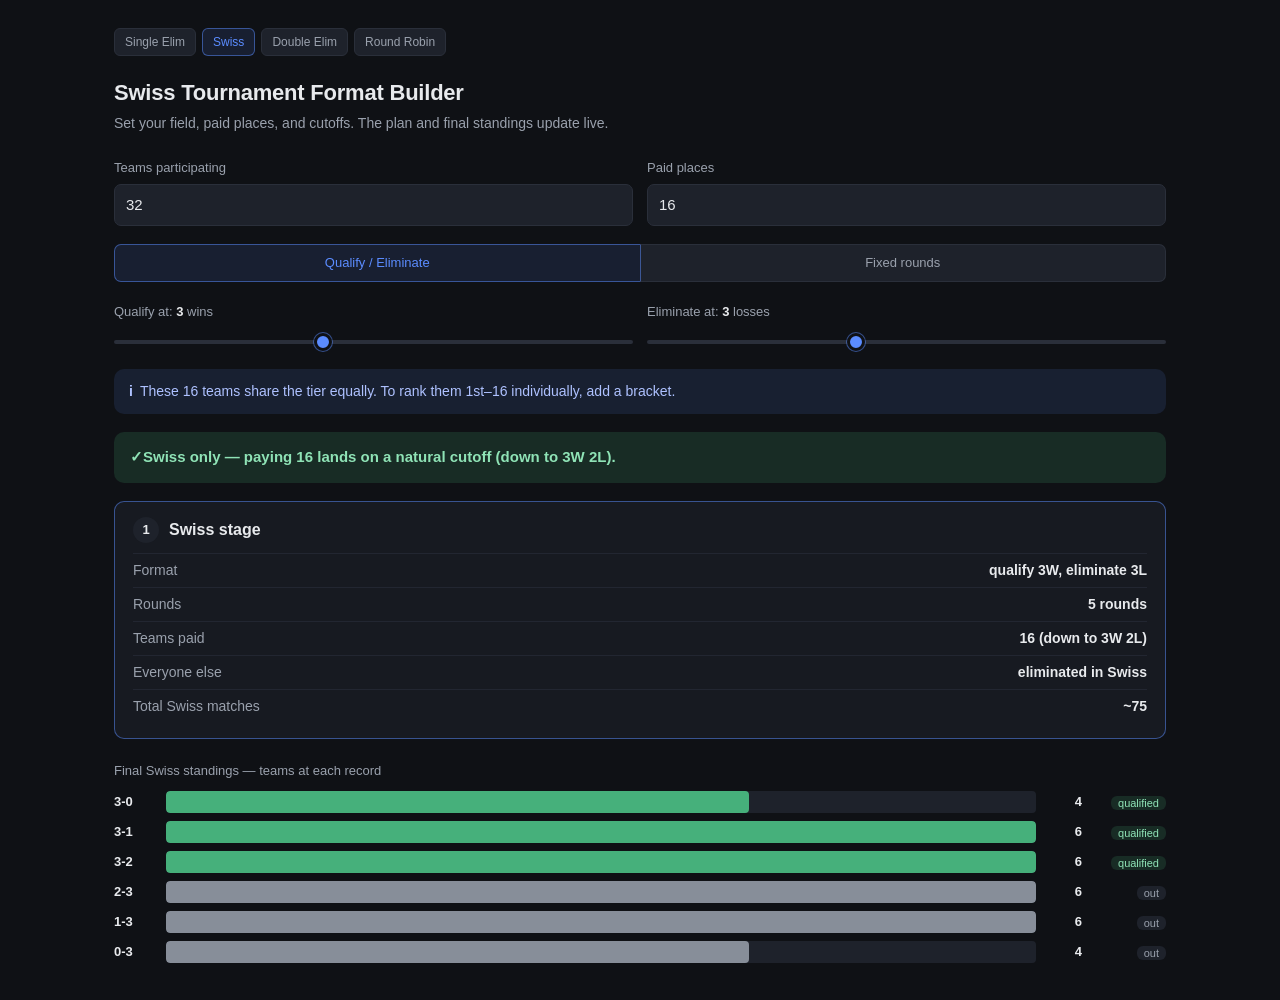
<file: swiss.html>
<!DOCTYPE html>
<html lang="en">
<head>
<meta charset="UTF-8">
<meta name="viewport" content="width=device-width, initial-scale=1.0">
<title>Swiss Tournament Format Builder</title>
<link rel="icon" href="img/favicon-swiss.svg" type="image/svg+xml">
<style>
  :root {
    --bg: #0f1115;
    --panel: #171a21;
    --panel-2: #1e222b;
    --line: #2a2f3a;
    --line-soft: #222631;
    --text: #e8eaed;
    --text-dim: #9aa1ad;
    --accent: #5b8cff;
    --accent-bg: rgba(91, 140, 255, 0.12);
    --accent-line: rgba(91, 140, 255, 0.5);
    --success: #4ec98a;
    --success-bg: rgba(78, 201, 138, 0.14);
    --warn: #e6b450;
    --warn-bg: rgba(230, 180, 80, 0.14);
    --danger: #f0726b;
    --danger-bg: rgba(240, 114, 107, 0.14);
    --radius: 10px;
    --radius-sm: 7px;
    --font: -apple-system, BlinkMacSystemFont, "Segoe UI", Roboto, Helvetica, Arial, sans-serif;
  }

  * { box-sizing: border-box; }

  body { margin: 0; background: var(--bg); }

  .stb-root {
    font-family: var(--font);
    color: var(--text);
    background: var(--bg);
    max-width: 1100px;
    margin: 0 auto;
    padding: 28px 24px 36px;
    line-height: 1.5;
    -webkit-font-smoothing: antialiased;
  }

  .stb-root h1 {
    font-size: 22px;
    font-weight: 600;
    letter-spacing: -0.01em;
    margin: 0 0 4px;
  }
  .stb-root .stb-sub {
    font-size: 14px;
    color: var(--text-dim);
    margin: 0 0 24px;
  }

  .stb-grid {
    display: grid;
    gap: 14px;
    margin-bottom: 18px;
  }
  .stb-grid.two { grid-template-columns: 1fr 1fr; }

  .stb-root label {
    font-size: 13px;
    color: var(--text-dim);
    display: block;
    margin-bottom: 6px;
  }
  .stb-root label b { color: var(--text); font-weight: 600; }

  .stb-root input[type="number"] {
    width: 100%;
    background: var(--panel-2);
    border: 1px solid var(--line);
    color: var(--text);
    font: inherit;
    font-size: 15px;
    padding: 9px 11px;
    border-radius: var(--radius-sm);
    outline: none;
  }
  .stb-root input[type="number"]:focus {
    border-color: var(--accent-line);
    box-shadow: 0 0 0 3px var(--accent-bg);
  }

  .stb-root input[type="range"] {
    width: 100%;
    -webkit-appearance: none;
    appearance: none;
    height: 4px;
    background: var(--line);
    border-radius: 3px;
    outline: none;
    margin: 12px 0 4px;
  }
  .stb-root input[type="range"]::-webkit-slider-thumb {
    -webkit-appearance: none;
    appearance: none;
    width: 18px;
    height: 18px;
    border-radius: 50%;
    background: var(--accent);
    cursor: pointer;
    border: 3px solid var(--bg);
    box-shadow: 0 0 0 1px var(--accent-line);
  }
  .stb-root input[type="range"]::-moz-range-thumb {
    width: 18px;
    height: 18px;
    border-radius: 50%;
    background: var(--accent);
    cursor: pointer;
    border: 3px solid var(--bg);
    box-shadow: 0 0 0 1px var(--accent-line);
  }

  .stb-box {
    border-radius: var(--radius);
    padding: 12px 15px;
    margin-bottom: 18px;
    font-size: 14px;
    display: none;
  }
  .stb-box .ico { font-style: normal; font-weight: 700; margin-right: 7px; }
  .stb-box.info { background: var(--accent-bg); color: #aec1ff; }
  .stb-box.success { background: var(--success-bg); color: #8fe3b6; }
  .stb-box.warn { background: var(--warn-bg); color: #f1d28a; }
  .stb-box.danger { background: var(--danger-bg); color: #f6a8a3; }

  .stb-summary {
    border-radius: var(--radius);
    padding: 14px 16px;
    margin-bottom: 18px;
    font-size: 15px;
    font-weight: 600;
  }

  .stb-stages {
    display: flex;
    flex-direction: column;
    gap: 14px;
    margin-bottom: 22px;
  }
  .stb-card {
    background: var(--panel);
    border: 1px solid var(--line-soft);
    border-radius: var(--radius);
    padding: 15px 18px;
  }
  .stb-card.accent { border: 1.5px solid var(--accent-line); }
  .stb-card .stb-head {
    display: flex;
    align-items: center;
    gap: 10px;
    margin-bottom: 10px;
  }
  .stb-card .stb-num {
    width: 26px; height: 26px;
    border-radius: 50%;
    background: var(--panel-2);
    display: flex; align-items: center; justify-content: center;
    font-weight: 600; font-size: 13px;
  }
  .stb-card .stb-title { font-weight: 600; font-size: 16px; }
  .stb-card .stb-row {
    display: flex; justify-content: space-between; gap: 12px;
    padding: 6px 0; font-size: 14px;
    border-top: 1px solid var(--line-soft);
  }
  .stb-card .stb-row .k { color: var(--text-dim); }
  .stb-card .stb-row .v { font-weight: 600; text-align: right; }

  .stb-label {
    font-size: 13px; color: var(--text-dim); margin-bottom: 10px;
  }
  .stb-standings { display: flex; flex-direction: column; gap: 6px; }
  .stb-stand-row { display: flex; align-items: center; gap: 10px; }
  .stb-stand-row .rec { font-size: 13px; font-weight: 600; min-width: 42px; }
  .stb-bar-track {
    flex: 1; background: var(--panel-2); border-radius: 4px;
    height: 22px; position: relative; overflow: hidden;
  }
  .stb-bar-fill {
    position: absolute; left: 0; top: 0; height: 100%;
    border-radius: 4px; opacity: 0.85;
  }
  .stb-stand-row .cnt { font-size: 13px; font-weight: 600; min-width: 36px; text-align: right; }
  .stb-tag {
    min-width: 74px; text-align: right;
  }
  .stb-tag span {
    font-size: 11px; padding: 1px 7px; border-radius: 6px;
  }
  .stb-tag .q { color: #8fe3b6; background: var(--success-bg); }
  .stb-tag .b { color: #f1d28a; background: var(--warn-bg); }
  .stb-tag .o { color: var(--text-dim); background: var(--panel-2); }

  .stb-mode-row { display: flex; margin-bottom: 20px; }
  .stb-mode-btn { flex: 1; background: var(--panel-2); border: 1px solid var(--line); color: var(--text-dim); font: inherit; font-size: 13px; padding: 8px 14px; cursor: pointer; white-space: nowrap; transition: color 0.15s, border-color 0.15s, background 0.15s; }
  .stb-mode-btn:first-child { border-radius: var(--radius-sm) 0 0 var(--radius-sm); border-right: none; }
  .stb-mode-btn:last-child { border-radius: 0 var(--radius-sm) var(--radius-sm) 0; }
  .stb-mode-btn.active { background: var(--accent-bg); color: var(--accent); border-color: var(--accent-line); }
  .stb-mode-btn.active + .stb-mode-btn { border-left-color: var(--accent-line); }

  @media (max-width: 520px) {
    .stb-grid.two { grid-template-columns: 1fr; }
    .stb-root { padding: 20px 16px 28px; }
  }
  .calc-nav { display: flex; gap: 6px; margin-bottom: 20px; flex-wrap: wrap; }
  .calc-nav-btn { font-size: 12px; color: var(--text-dim); background: var(--panel-2); border: 1px solid var(--line); border-radius: 6px; padding: 4px 10px; text-decoration: none; white-space: nowrap; transition: color 0.2s, border-color 0.2s; }
  .calc-nav-btn:hover { color: var(--accent); border-color: var(--accent-line); }
  .calc-nav-btn.active { color: var(--accent); border-color: var(--accent-line); background: var(--accent-bg); }
</style>
</head>
<body>
<div class="stb-root">
  <div class="calc-nav">
    <a href="single.html" class="calc-nav-btn">Single Elim</a>
    <a href="swiss.html" class="calc-nav-btn active">Swiss</a>
    <a href="double.html" class="calc-nav-btn">Double Elim</a>
    <a href="robin.html" class="calc-nav-btn">Round Robin</a>
  </div>
  <h1>Swiss Tournament Format Builder</h1>
  <p class="stb-sub">Set your field, paid places, and cutoffs. The plan and final standings update live.</p>

  <div class="stb-grid two">
    <div>
      <label for="stb-teams">Teams participating</label>
      <input type="number" id="stb-teams" value="32" min="2" max="1024" step="1">
    </div>
    <div>
      <label for="stb-paid">Paid places</label>
      <input type="number" id="stb-paid" value="16" min="1" max="512" step="1">
    </div>
  </div>

  <div class="stb-mode-row">
    <button class="stb-mode-btn active" id="stb-mode-elim">Qualify / Eliminate</button>
    <button class="stb-mode-btn" id="stb-mode-fixed">Fixed rounds</button>
  </div>

  <div class="stb-grid two" id="stb-elim-controls">
    <div>
      <label for="stb-wincut">Qualify at: <b id="stb-wc-out">3</b> wins</label>
      <input type="range" id="stb-wincut" min="1" max="6" value="3" step="1">
    </div>
    <div>
      <label for="stb-losscut">Eliminate at: <b id="stb-lc-out">3</b> losses</label>
      <input type="range" id="stb-losscut" min="1" max="6" value="3" step="1">
    </div>
  </div>

  <div class="stb-grid" id="stb-fixed-controls" style="display:none">
    <div>
      <label for="stb-rounds">Rounds played: <b id="stb-rounds-out">5</b></label>
      <input type="range" id="stb-rounds" min="1" max="12" value="5" step="1">
    </div>
  </div>

  <div class="stb-box" id="stb-warn"></div>
  <div class="stb-summary" id="stb-summary"></div>
  <div class="stb-stages" id="stb-stages"></div>

  <div class="stb-label">Final Swiss standings — teams at each record</div>
  <div class="stb-standings" id="stb-standings"></div>
</div>

<script>
(function () {
  function ceilLog2(n) { return Math.ceil(Math.log2(Math.max(2, n))); }

  function swissSim(teams, winCut, lossCut) {
    var groups = { '0-0': teams };
    var qByRec = {}, eByRec = {}, qTotal = 0, eTotal = 0, rounds = 0;
    for (var iter = 0; iter < 120; iter++) {
      var nxt = {}, played = false;
      for (var key in groups) {
        var p = key.split('-'); var w = +p[0], l = +p[1]; var c = groups[key];
        if (c <= 0) continue;
        played = true;
        var win = Math.floor(c / 2), lose = c - win;
        var ww = w + 1, ll = l + 1;
        if (ww >= winCut) { qByRec[ww + '-' + l] = (qByRec[ww + '-' + l] || 0) + win; qTotal += win; }
        else nxt[ww + '-' + l] = (nxt[ww + '-' + l] || 0) + win;
        if (ll >= lossCut) { eByRec[w + '-' + ll] = (eByRec[w + '-' + ll] || 0) + lose; eTotal += lose; }
        else nxt[w + '-' + ll] = (nxt[w + '-' + ll] || 0) + lose;
      }
      if (played) rounds++;
      groups = {}; var any = false;
      for (var k in nxt) { if (nxt[k] > 0) { groups[k] = nxt[k]; any = true; } }
      if (!any) break;
    }
    return { qTotal: qTotal, eTotal: eTotal, rounds: rounds, qByRec: qByRec, eByRec: eByRec };
  }

  function boundaries(teams, winCut, lossCut) {
    var s = swissSim(teams, winCut, lossCut);
    var recs = Object.keys(s.qByRec).sort(function (a, b) { return (+a.split('-')[1]) - (+b.split('-')[1]); });
    var cum = 0, list = [{ n: 1, label: 'champion' }];
    recs.forEach(function (r) { cum += s.qByRec[r]; list.push({ n: cum, label: 'down to ' + r.replace('-', 'W ') + 'L' }); });
    var seen = {}, out = [];
    list.forEach(function (o) { if (!seen[o.n]) { seen[o.n] = 1; out.push(o); } });
    return { list: out, qual: s.qTotal };
  }

  function swissMatchCount(teams, rounds) { return Math.max(0, Math.round(teams * rounds / 2 - rounds)); }

  function stageCard(num, title, lines, accent) {
    var rows = lines.map(function (l) {
      return '<div class="stb-row"><span class="k">' + l[0] + '</span><span class="v">' + l[1] + '</span></div>';
    }).join('');
    return '<div class="stb-card' + (accent ? ' accent' : '') + '">'
      + '<div class="stb-head"><div class="stb-num">' + num + '</div><div class="stb-title">' + title + '</div></div>'
      + rows + '</div>';
  }

  function setBox(el, type, html) {
    el.className = 'stb-box ' + type;
    el.innerHTML = html;
    el.style.display = 'block';
  }

  function renderStandings(s) {
    var rows = [];
    Object.keys(s.qByRec).forEach(function (r) { rows.push({ rec: r, n: s.qByRec[r], qualified: true }); });
    Object.keys(s.eByRec).forEach(function (r) { rows.push({ rec: r, n: s.eByRec[r], qualified: false }); });
    rows.sort(function (a, b) {
      var aw = +a.rec.split('-')[0], al = +a.rec.split('-')[1];
      var bw = +b.rec.split('-')[0], bl = +b.rec.split('-')[1];
      if (bw !== aw) return bw - aw; return al - bl;
    });
    var max = 0; rows.forEach(function (r) { if (r.n > max) max = r.n; });
    var el = document.getElementById('stb-standings'); el.innerHTML = '';
    if (!rows.length) { el.innerHTML = '<div style="font-size:13px;color:var(--text-dim)">No completed records for these cutoffs.</div>'; return; }
    rows.forEach(function (r) {
      var pct = max ? Math.round(r.n / max * 100) : 0;
      var col = r.qualified ? 'var(--success)' : 'var(--text-dim)';
      var tag = r.qualified
        ? '<span class="q">qualified</span>'
        : '<span class="o">out</span>';
      el.innerHTML += '<div class="stb-stand-row">'
        + '<span class="rec">' + r.rec + '</span>'
        + '<div class="stb-bar-track"><div class="stb-bar-fill" style="width:' + pct + '%;background:' + col + '"></div></div>'
        + '<span class="cnt">' + r.n + '</span>'
        + '<span class="stb-tag">' + tag + '</span></div>';
    });
  }

  var simMode = 'elim';

  function swissSimFixed(teams, rounds) {
    var groups = { '0-0': teams };
    for (var r = 0; r < rounds; r++) {
      var nxt = {};
      for (var key in groups) {
        var p = key.split('-'); var w = +p[0], l = +p[1]; var c = groups[key];
        if (c <= 0) continue;
        var win = Math.floor(c / 2), lose = c - win;
        var wk = (w + 1) + '-' + l, lk = w + '-' + (l + 1);
        nxt[wk] = (nxt[wk] || 0) + win;
        nxt[lk] = (nxt[lk] || 0) + lose;
      }
      groups = nxt;
    }
    return groups;
  }

  function renderStandingsFixed(recs, paid) {
    var sorted = Object.keys(recs).map(function (r) {
      var p = r.split('-'); return { rec: r, w: +p[0], l: +p[1], n: recs[r] };
    }).sort(function (a, b) { return b.w !== a.w ? b.w - a.w : a.l - b.l; });
    var cum = 0;
    sorted.forEach(function (row) { row.before = cum; cum += row.n; row.after = cum; });
    var max = 0; sorted.forEach(function (r) { if (r.n > max) max = r.n; });
    var el = document.getElementById('stb-standings'); el.innerHTML = '';
    sorted.forEach(function (r) {
      var pct = max ? Math.round(r.n / max * 100) : 0;
      var isPaid = r.after <= paid, isBubble = r.before < paid && r.after > paid;
      var col = isPaid ? 'var(--success)' : isBubble ? 'var(--warn)' : 'var(--text-dim)';
      var tag = isPaid ? '<span class="q">paid</span>' : isBubble ? '<span class="b">bubble</span>' : '<span class="o">out</span>';
      el.innerHTML += '<div class="stb-stand-row">'
        + '<span class="rec">' + r.rec + '</span>'
        + '<div class="stb-bar-track"><div class="stb-bar-fill" style="width:' + pct + '%;background:' + col + '"></div></div>'
        + '<span class="cnt">' + r.n + '</span>'
        + '<span class="stb-tag">' + tag + '</span></div>';
    });
  }

  function computeFixed() {
    var teams = Math.max(2, Math.round(+document.getElementById('stb-teams').value || 0));
    var paid = Math.max(1, Math.round(+document.getElementById('stb-paid').value || 0));
    var rounds = +document.getElementById('stb-rounds').value;
    document.getElementById('stb-rounds-out').textContent = rounds;
    if (paid > teams) { paid = teams; document.getElementById('stb-paid').value = paid; }

    var warn = document.getElementById('stb-warn');
    var summary = document.getElementById('stb-summary');
    var stages = document.getElementById('stb-stages');
    warn.style.display = 'none';

    var recs = swissSimFixed(teams, rounds);
    renderStandingsFixed(recs, paid);

    var sorted = Object.keys(recs).map(function (r) {
      var p = r.split('-'); return { rec: r, w: +p[0], l: +p[1], n: recs[r] };
    }).sort(function (a, b) { return b.w !== a.w ? b.w - a.w : a.l - b.l; });
    var cum = 0, bubbleRec = null, paidClean = false;
    sorted.forEach(function (row) {
      var before = cum; cum += row.n;
      if (cum === paid) paidClean = true;
      if (before < paid && cum > paid) bubbleRec = row.rec;
    });

    var totalMatches = Math.floor(teams / 2) * rounds;
    stages.innerHTML = stageCard('1', 'Swiss stage', [
      ['Format', 'all ' + teams + ' teams, ' + rounds + ' rounds, no cutoffs'],
      ['Total matches', '~' + totalMatches],
      ['Final standings', 'ranked by W-L record']
    ], true);

    if (paidClean) {
      summary.style.background = 'var(--success-bg)'; summary.style.color = '#8fe3b6';
      summary.innerHTML = '<span class="ico">✓</span>Paid places (' + paid + ') falls on a clean record boundary — no tiebreaker needed.';
    } else if (bubbleRec) {
      summary.style.background = 'var(--warn-bg)'; summary.style.color = '#f1d28a';
      summary.innerHTML = '<span class="ico">!</span>Paid cut falls mid-record at <b>' + bubbleRec + '</b> — teams at this record need a tiebreaker to separate paid from unpaid.';
    } else {
      summary.style.background = 'var(--accent-bg)'; summary.style.color = '#aec1ff';
      summary.innerHTML = '<span class="ico">≡</span>' + teams + ' teams play ' + rounds + ' rounds. Rank by record.';
    }
  }

  function compute() {
    if (simMode === 'fixed') { computeFixed(); return; }
    var teams = Math.max(2, Math.round(+document.getElementById('stb-teams').value || 0));
    var paid = Math.max(1, Math.round(+document.getElementById('stb-paid').value || 0));
    var winCut = +document.getElementById('stb-wincut').value;
    var lossCut = +document.getElementById('stb-losscut').value;
    document.getElementById('stb-wc-out').textContent = winCut;
    document.getElementById('stb-lc-out').textContent = lossCut;
    if (paid > teams) { paid = teams; document.getElementById('stb-paid').value = paid; }

    var warn = document.getElementById('stb-warn');
    var summary = document.getElementById('stb-summary');
    var stages = document.getElementById('stb-stages');
    warn.style.display = 'none';

    var s = swissSim(teams, winCut, lossCut);
    renderStandings(s);

    var b = boundaries(teams, winCut, lossCut);
    var qualMax = b.qual;
    var bset = {}; b.list.forEach(function (o) { bset[o.n] = o.label; });
    var totalRounds = s.rounds;

    if (paid === 1) {
      summary.style.background = 'var(--accent-bg)'; summary.style.color = '#aec1ff';
      summary.innerHTML = '<span class="ico">★</span>Swiss only — runs to a single champion.';
      stages.innerHTML = stageCard('1', 'Swiss stage', [
        ['Format', 'qualify ' + winCut + 'W, eliminate ' + lossCut + 'L'],
        ['Rounds', totalRounds + ' rounds'],
        ['Result', 'top of standings = winner'],
        ['Total Swiss matches', '~' + swissMatchCount(teams, totalRounds)]
      ], true);
      return;
    }

    if (paid <= qualMax && bset[paid]) {
      summary.style.background = 'var(--success-bg)'; summary.style.color = '#8fe3b6';
      summary.innerHTML = '<span class="ico">✓</span>Swiss only — paying ' + paid + ' lands on a natural cutoff (' + bset[paid] + ').';
      stages.innerHTML = stageCard('1', 'Swiss stage', [
        ['Format', 'qualify ' + winCut + 'W, eliminate ' + lossCut + 'L'],
        ['Rounds', totalRounds + ' rounds'],
        ['Teams paid', paid + ' (' + bset[paid] + ')'],
        ['Everyone else', 'eliminated in Swiss'],
        ['Total Swiss matches', '~' + swissMatchCount(teams, totalRounds)]
      ], true);
      setBox(warn, 'info', '<span class="ico">i</span>These ' + paid + ' teams share the tier equally. To rank them 1st–' + paid + ' individually, add a bracket.');
      return;
    }

    if (paid <= qualMax && !bset[paid]) {
      var hi = null; b.list.forEach(function (o) { if (o.n >= paid && hi === null) hi = o.n; });
      var qual = hi || qualMax;
      var poRounds = ceilLog2(qual);
      var place = paid <= 2 ? 0 : paid <= 4 ? 1 : paid <= 6 ? 3 : poRounds;
      summary.style.background = 'var(--accent-bg)'; summary.style.color = '#aec1ff';
      summary.innerHTML = '<span class="ico">≡</span>Swiss qualifies ' + qual + ', then a small bracket ranks your top ' + paid + '.';
      stages.innerHTML = stageCard('1', 'Swiss stage', [
        ['Format', 'qualify ' + winCut + 'W, eliminate ' + lossCut + 'L'],
        ['Rounds', totalRounds + ' rounds'],
        ['Qualifies', qual + ' teams'],
        ['Total Swiss matches', '~' + swissMatchCount(teams, totalRounds)]
      ], false)
        + stageCard('2', 'Placement bracket', [
          ['Teams', qual + '-team single elim'],
          ['Placement matches', place === 0 ? 'none' : '+' + place],
          ['Total bracket matches', (qual - 1) + place],
          ['Decides', 'clean 1st–' + paid]
        ], true);
      return;
    }

    var opts = b.list.filter(function (o) { return o.n <= teams; }).map(function (o) { return o.n; });
    var below = null, above = null;
    opts.forEach(function (n) { if (n < paid) below = n; });
    for (var i = 0; i < opts.length; i++) { if (opts[i] > paid) { above = opts[i]; break; } }
    summary.style.background = 'var(--danger-bg)'; summary.style.color = '#f6a8a3';
    summary.innerHTML = '<span class="ico">!</span>Paying ' + paid + ' is not reachable: qualify ' + winCut + 'W / eliminate ' + lossCut + 'L on ' + teams + ' teams advances only ' + qualMax + '.';
    var msg = '<span class="ico">»</span>Valid paid counts at these cutoffs: ' + opts.slice(0, 10).join(', ') + '.';
    if (below || above) {
      msg += '<br><span style="display:inline-block;margin-top:6px">Nearest to ' + paid + ': '
        + (below ? '<b>' + below + '</b>' : '') + (below && above ? ' or ' : '') + (above ? '<b>' + above + '</b>' : '') + '.</span>';
    }
    msg += '<br><span style="display:inline-block;margin-top:6px">To advance more teams, raise the loss cutoff (e.g. eliminate at ' + (lossCut + 1) + 'L) so fewer teams are knocked out.</span>';
    setBox(warn, 'warn', msg);
    stages.innerHTML = '';
  }

  ['stb-teams', 'stb-paid', 'stb-wincut', 'stb-losscut', 'stb-rounds'].forEach(function (id) {
    document.getElementById(id).addEventListener('input', compute);
  });

  document.getElementById('stb-mode-elim').addEventListener('click', function () {
    simMode = 'elim';
    document.getElementById('stb-mode-elim').classList.add('active');
    document.getElementById('stb-mode-fixed').classList.remove('active');
    document.getElementById('stb-elim-controls').style.display = '';
    document.getElementById('stb-fixed-controls').style.display = 'none';
    compute();
  });
  document.getElementById('stb-mode-fixed').addEventListener('click', function () {
    simMode = 'fixed';
    document.getElementById('stb-mode-fixed').classList.add('active');
    document.getElementById('stb-mode-elim').classList.remove('active');
    document.getElementById('stb-elim-controls').style.display = 'none';
    document.getElementById('stb-fixed-controls').style.display = '';
    compute();
  });

  compute();
})();
</script>
</body>
</html>
</file>
<file: css/style.css>
/* ============================================
   GLACE ADMINISTRATION — Design System
   ============================================ */

@import url('https://fonts.googleapis.com/css2?family=Outfit:wght@300;400;500;600;700;800;900&family=Plus+Jakarta+Sans:wght@400;500;600;700;800&family=Syne:wght@400;500;600;700;800&display=swap');

:root {
  /* Core palette */
  --bg-deep: #0a0b10;
  --bg-surface: #11121a;
  --bg-card: #161722;
  --bg-card-hover: #1c1d2e;
  --bg-elevated: #1e1f30;

  /* Accent: Turquoise ↔ Purple gradient spectrum */
  --turquoise: #00e5c8;
  --turquoise-dim: #00b89e;
  --turquoise-glow: rgba(0, 229, 200, 0.15);
  --purple: #9d5cff;
  --purple-dim: #7b3fd4;
  --purple-glow: rgba(157, 92, 255, 0.15);
  --gradient-main: linear-gradient(135deg, #00e5c8 100%);
  --gradient-subtle: linear-gradient(135deg, rgba(0,229,200,0.08) 0%, rgba(157,92,255,0.08) 100%);
  --gradient-text: linear-gradient(135deg, #00e5c8 100%);

  /* Text */
  --text-primary: #eaecf5;
  --text-secondary: #8b8ea3;
  --text-muted: #565872;

  /* Borders */
  --border-subtle: rgba(255,255,255,0.06);
  --border-accent: rgba(0,229,200,0.2);

  /* Typography */
  --font-display: 'Plus Jakarta Sans', sans-serif;
  --font-body: 'Outfit', sans-serif;

  /* Spacing */
  --section-padding: clamp(4rem, 10vw, 8rem) clamp(1.5rem, 5vw, 4rem);
  --container-max: 1200px;
  --radius: 12px;
  --radius-lg: 20px;
}

/* ============================================
   Reset & Base
   ============================================ */

*, *::before, *::after {
  margin: 0;
  padding: 0;
  box-sizing: border-box;
}

html {
  scroll-behavior: smooth;
  scroll-padding-top: 80px;
  font-size: 125%;
}

@media (max-width: 992px) {
  html {
    font-size: 100%;
  }
}

body {
  font-family: var(--font-body);
  background: var(--bg-deep);
  color: var(--text-primary);
  line-height: 1.7;
  overflow-x: hidden;
  -webkit-font-smoothing: antialiased;
}

a {
  text-decoration: none;
  color: inherit;
  transition: color 0.3s;
}

img {
  max-width: 100%;
  display: block;
}

/* ============================================
   Ambient Background
   ============================================ */

.ambient-bg {
  position: fixed;
  inset: 0;
  z-index: 0;
  pointer-events: none;
  overflow: hidden;
}

.ambient-bg::before {
  content: '';
  position: absolute;
  width: 800px;
  height: 800px;
  top: -200px;
  right: -200px;
  background: radial-gradient(circle, rgba(0,229,200,0.07) 0%, transparent 70%);
  animation: drift1 20s ease-in-out infinite;
}

.ambient-bg::after {
  content: '';
  position: absolute;
  width: 700px;
  height: 700px;
  bottom: -100px;
  left: -200px;
  background: radial-gradient(circle, rgba(157,92,255,0.06) 0%, transparent 70%);
  animation: drift2 25s ease-in-out infinite;
}

@keyframes drift1 {
  0%, 100% { transform: translate(0, 0); }
  50% { transform: translate(-80px, 60px); }
}

@keyframes drift2 {
  0%, 100% { transform: translate(0, 0); }
  50% { transform: translate(60px, -80px); }
}

/* ============================================
   Navigation
   ============================================ */

.navbar {
  font-family: 'Plus Jakarta Sans', sans-serif;
  position: fixed;
  top: 0;
  left: 0;
  right: 0;
  z-index: 1000;
  padding: 0 clamp(1.5rem, 5vw, 4rem);
  height: 72px;
  display: flex;
  align-items: center;
  justify-content: space-between;
  background: rgba(10, 11, 16, 0.8);
  backdrop-filter: blur(20px);
  -webkit-backdrop-filter: blur(20px);
  border-bottom: 1px solid var(--border-subtle);
  transition: background 0.3s;
}

.navbar.scrolled {
  background: rgba(10, 11, 16, 0.95);
}

.nav-logo {
  display: flex;
  flex-direction: column;
  align-items: flex-start;
  gap: 1px;
  padding: 4px 0;
  border-left: 2px solid var(--turquoise);
  padding-left: 10px;
}

.logo-name {
  font-family: 'Syne', sans-serif;
  font-weight: 800;
  font-size: 1.25rem;
  letter-spacing: -0.01em;
  line-height: 1;
  background: var(--gradient-text);
  -webkit-background-clip: text;
  -webkit-text-fill-color: transparent;
  background-clip: text;
}

.logo-sub {
  font-family: 'Outfit', sans-serif;
  font-weight: 500;
  font-size: 0.6rem;
  letter-spacing: 0.18em;
  text-transform: uppercase;
  color: var(--text-muted);
  line-height: 1;
}

.nav-links {
  display: flex;
  align-items: center;
  gap: 2rem;
  list-style: none;
}

.nav-links a {
  font-size: 0.9rem;
  font-weight: 500;
  color: var(--text-secondary);
  position: relative;
  padding: 4px 0;
  transition: color 0.3s;
}

.nav-links a:hover,
.nav-links a.active {
  color: var(--turquoise);
}

.nav-links a::after {
  content: '';
  position: absolute;
  bottom: -2px;
  left: 0;
  width: 0;
  height: 2px;
  background: var(--gradient-main);
  border-radius: 1px;
  transition: width 0.3s;
}

.nav-links a:hover::after,
.nav-links a.active::after {
  width: 100%;
}

.nav-cta {
  padding: 8px 20px !important;
  border-radius: 8px;
  background: var(--gradient-main);
  color: var(--bg-deep) !important;
  font-weight: 600 !important;
  -webkit-text-fill-color: var(--bg-deep) !important;
}

.nav-cta::after {
  display: none !important;
}

.nav-cta:hover {
  opacity: 0.9;
}

/* Language toggle */
.lang-toggle {
  padding: 5px 12px;
  border-radius: 12px;
  border: 3px solid var(--border-subtle);
  background: transparent;
  color: var(--text-secondary);
  font-family: var(--font-body);
  font-size: 0.78rem;
  font-weight: 600;
  letter-spacing: 0.06em;
  cursor: pointer;
  transition: border-color 0.3s, color 0.3s;
  flex-shrink: 0;
}

.lang-toggle:hover {
  border-color: var(--turquoise);
  color: var(--turquoise);
}

/* Mobile menu */
.nav-toggle {
  display: none;
  flex-direction: column;
  gap: 5px;
  cursor: pointer;
  padding: 4px;
  background: none;
  border: none;
}

.nav-toggle span {
  width: 24px;
  height: 2px;
  background: var(--text-primary);
  border-radius: 1px;
  transition: 0.3s;
}

/* ============================================
   Container
   ============================================ */

.container {
  max-width: var(--container-max);
  margin: 0 auto;
  width: 100%;
}

section {
  position: relative;
  z-index: 1;
}

/* ============================================
   Hero Section
   ============================================ */

.hero {
  min-height: 100vh;
  display: flex;
  align-items: center;
  padding: var(--section-padding);
  padding-top: calc(72px + clamp(4rem, 10vw, 8rem));
  position: relative;
  overflow: hidden;
}

.hero-grid {
  position: absolute;
  inset: 0;
  background-image:
    linear-gradient(rgba(255,255,255,0.02) 1px, transparent 1px),
    linear-gradient(90deg, rgba(255,255,255,0.02) 1px, transparent 1px);
  background-size: 60px 60px;
  mask-image: radial-gradient(ellipse 70% 60% at 50% 40%, black 20%, transparent 100%);
  -webkit-mask-image: radial-gradient(ellipse 70% 60% at 50% 40%, black 20%, transparent 100%);
}

.hero .container {
  display: grid;
  grid-template-columns: 1fr 1fr;
  gap: 4rem;
  align-items: center;
}

.hero-content {
  text-align: center;
}

.hero-badge {
  display: inline-flex;
  align-items: center;
  gap: 8px;
  padding: 6px 16px;
  background: var(--gradient-subtle);
  border: 1px solid var(--border-accent);
  border-radius: 100px;
  font-size: 0.8rem;
  font-weight: 500;
  color: var(--turquoise);
  margin-bottom: 1.5rem;
  animation: fadeInUp 0.8s ease-out both;
}

.hero-badge .dot {
  width: 6px;
  height: 6px;
  background: var(--turquoise);
  border-radius: 50%;
  animation: pulse 2s ease-in-out infinite;
}

@keyframes pulse {
  0%, 100% { opacity: 1; }
  50% { opacity: 0.4; }
}

.hero h1 {
  font-family: var(--font-display);
  font-size: clamp(2.5rem, 5vw, 4rem);
  font-weight: 800;
  line-height: 1.1;
  letter-spacing: -0.03em;
  margin-bottom: 1.5rem;
  animation: fadeInUp 0.8s 0.15s ease-out both;
}

.hero h1 .highlight {
  background: var(--gradient-text);
  -webkit-background-clip: text;
  -webkit-text-fill-color: transparent;
  background-clip: text;
}

.hero-description {
  font-size: 1.1rem;
  color: var(--text-secondary);
  max-width: 520px;
  margin-left: auto;
  margin-right: auto;
  margin-bottom: 2.5rem;
  animation: fadeInUp 0.8s 0.3s ease-out both;
}

.hero-actions {
  display: flex;
  gap: 1rem;
  flex-wrap: wrap;
  justify-content: center;
  animation: fadeInUp 0.8s 0.45s ease-out both;
}

.btn-primary {
  display: inline-flex;
  align-items: center;
  gap: 8px;
  padding: 14px 28px;
  background: var(--gradient-main);
  color: var(--bg-deep);
  font-family: var(--font-body);
  font-weight: 600;
  font-size: 0.95rem;
  border: none;
  border-radius: 10px;
  cursor: pointer;
  transition: transform 0.2s, box-shadow 0.3s;
}

.btn-primary:hover {
  transform: translateY(-2px);
  box-shadow: 0 8px 30px rgba(0, 229, 200, 0.25);
}

.btn-secondary {
  display: inline-flex;
  align-items: center;
  gap: 8px;
  padding: 14px 28px;
  background: transparent;
  color: var(--text-primary);
  font-family: var(--font-body);
  font-weight: 500;
  font-size: 0.95rem;
  border: 1px solid rgba(255,255,255,0.12);
  border-radius: 10px;
  cursor: pointer;
  transition: border-color 0.3s, background 0.3s;
}

.btn-secondary:hover {
  border-color: var(--turquoise);
  background: var(--turquoise-glow);
}

/* Hero visual */
.hero-visual {
  display: flex;
  justify-content: center;
  align-items: center;
  animation: fadeInUp 0.8s 0.5s ease-out both;
}

.hero-emblem {
  width: 340px;
  height: 340px;
  position: relative;
}

.emblem-ring {
  position: absolute;
  inset: 0;
  border-radius: 50%;
  border: 2px solid transparent;
  border-image: var(--gradient-main) 1;
}

.emblem-ring-outer {
  border: 1px solid rgba(0, 229, 200, 0.15);
  animation: spinSlow 30s linear infinite;
}

.emblem-ring-inner {
  inset: 30px;
  border: 1px solid rgba(157, 92, 255, 0.15);
  animation: spinSlow 20s linear infinite reverse;
}

.emblem-ring-core {
  inset: 60px;
  border: 1px dashed rgba(0, 229, 200, 0.1);
  animation: spinSlow 15s linear infinite;
}

@keyframes spinSlow {
  to { transform: rotate(360deg); }
}

.emblem-center {
  position: absolute;
  inset: 80px;
  border-radius: 50%;
  background: var(--gradient-subtle);
  border: 1px solid var(--border-accent);
  display: flex;
  flex-direction: column;
  align-items: center;
  justify-content: center;
  text-align: center;
}

.emblem-center .emblem-icon {
  font-size: 2.4rem;
  margin-bottom: 8px;
}

.emblem-center .emblem-title {
  font-family: var(--font-display);
  font-weight: 800;
  font-size: 1.1rem;
  background: var(--gradient-text);
  -webkit-background-clip: text;
  -webkit-text-fill-color: transparent;
  background-clip: text;
}

.emblem-center .emblem-sub {
  font-size: 0.7rem;
  color: var(--text-muted);
  letter-spacing: 0.15em;
  text-transform: uppercase;
  margin-top: 2px;
}

/* Floating orbit nodes */
.orbit-node {
  position: absolute;
  width: 40px;
  height: 40px;
  border-radius: 10px;
  background: var(--bg-card);
  border: 1px solid var(--border-subtle);
  display: flex;
  align-items: center;
  justify-content: center;
  font-size: 1rem;
  box-shadow: 0 4px 20px rgba(0,0,0,0.3);
  animation: float 6s ease-in-out infinite;
}

.orbit-node:nth-child(5) { top: 5%; left: 50%; transform: translateX(-50%); animation-delay: 0s; }
.orbit-node:nth-child(6) { top: 25%; right: -5%; animation-delay: 1s; }
.orbit-node:nth-child(7) { bottom: 25%; right: -5%; animation-delay: 2s; }
.orbit-node:nth-child(8) { bottom: 5%; left: 50%; transform: translateX(-50%); animation-delay: 3s; }
.orbit-node:nth-child(9) { bottom: 25%; left: -5%; animation-delay: 4s; }
.orbit-node:nth-child(10) { top: 25%; left: -5%; animation-delay: 5s; }
@keyframes float {
  0%, 100% { transform: translateY(0); }
  50% { transform: translateY(-8px); }
}

/* ============================================
   Section Headers
   ============================================ */

.section-header {
  text-align: center;
  margin-bottom: 4rem;
}

.section-tag {
  display: inline-block;
  font-size: 0.75rem;
  font-weight: 600;
  letter-spacing: 0.15em;
  text-transform: uppercase;
  color: var(--turquoise);
  margin-bottom: 1rem;
}

.section-header h2 {
  font-family: var(--font-display);
  font-size: clamp(2rem, 4vw, 3rem);
  font-weight: 800;
  letter-spacing: -0.02em;
  line-height: 1.15;
}

.section-header p {
  color: var(--text-secondary);
  max-width: 560px;
  margin: 1rem auto 0;
  font-size: 1.05rem;
}

/* ============================================
   Services / About
   ============================================ */

.services {
  padding: var(--section-padding);
}

.services-grid {
  display: grid;
  grid-template-columns: repeat(3, 1fr);
  gap: 1.5rem;
}

.service-card {
  padding: 2rem;
  background: var(--bg-card);
  border: 1px solid var(--border-subtle);
  border-radius: var(--radius-lg);
  transition: transform 0.3s, border-color 0.3s, box-shadow 0.3s;
  position: relative;
  overflow: hidden;
}

.service-card::before {
  content: '';
  position: absolute;
  top: 0;
  left: 0;
  right: 0;
  height: 3px;
  background: var(--gradient-main);
  opacity: 0;
  transition: opacity 0.3s;
}

.service-card:hover {
  transform: translateY(-4px);
  border-color: rgba(0, 229, 200, 0.15);
  box-shadow: 0 12px 40px rgba(0,0,0,0.3);
}

.service-card:hover::before {
  opacity: 1;
}

.service-icon {
  width: 48px;
  height: 48px;
  border-radius: 12px;
  display: flex;
  align-items: center;
  justify-content: center;
  font-size: 1.4rem;
  margin-bottom: 1.2rem;
}

.service-icon.turquoise {
  background: var(--turquoise-glow);
  border: 1px solid rgba(0, 229, 200, 0.2);
}

.service-icon.purple {
  background: var(--purple-glow);
  border: 1px solid rgba(157, 92, 255, 0.2);
}

.service-card h3 {
  font-family: var(--font-display);
  font-size: 1.15rem;
  font-weight: 700;
  margin-bottom: 0.6rem;
}

.service-card p {
  font-size: 0.9rem;
  color: var(--text-secondary);
  line-height: 1.65;
}

/* ============================================
   Stats Bar
   ============================================ */

.stats-bar {
  padding: 3rem clamp(1.5rem, 5vw, 4rem);
  border-top: 1px solid var(--border-subtle);
  border-bottom: 1px solid var(--border-subtle);
}

.stats-bar .container {
  display: grid;
  grid-template-columns: repeat(4, 1fr);
  gap: 2rem;
  text-align: center;
}

.stat-item .stat-value {
  font-family: var(--font-display);
  font-size: clamp(1.8rem, 3vw, 2.5rem);
  font-weight: 800;
  background: var(--gradient-text);
  -webkit-background-clip: text;
  -webkit-text-fill-color: transparent;
  background-clip: text;
  line-height: 1.2;
}

.stat-item .stat-label {
  font-size: 0.85rem;
  color: var(--text-secondary);
  margin-top: 4px;
}

/* ============================================
   References / Experience
   ============================================ */

.references {
  padding: var(--section-padding);
}

.ref-grid {
  display: grid;
  grid-template-columns: repeat(2, 1fr);
  gap: 1.5rem;
}

.ref-card {
  padding: 2rem;
  background: var(--bg-card);
  border: 1px solid var(--border-subtle);
  border-radius: var(--radius-lg);
  display: flex;
  flex-direction: column;
  gap: 1rem;
  transition: border-color 0.3s, transform 0.3s;
}

.ref-card:hover {
  border-color: rgba(157, 92, 255, 0.2);
  transform: translateY(-2px);
}

.ref-card-header {
  display: flex;
  align-items: center;
  gap: 1rem;
}

.ref-avatar {
  width: 44px;
  height: 44px;
  border-radius: 10px;
  background: var(--gradient-subtle);
  border: 1px solid var(--border-accent);
  display: flex;
  align-items: center;
  justify-content: center;
  font-size: 1.1rem;
  flex-shrink: 0;
}

.ref-meta h4 {
  font-family: var(--font-display);
  font-weight: 700;
  font-size: 1rem;
}

.ref-meta span {
  font-size: 0.8rem;
  color: var(--text-muted);
}

.ref-card-body {
  font-size: 0.9rem;
  color: var(--text-secondary);
  line-height: 1.7;
  flex-grow: 1;
}

.ref-tags {
  display: flex;
  flex-wrap: wrap;
  gap: 6px;
}

.ref-tag {
  font-size: 0.72rem;
  font-weight: 500;
  padding: 4px 10px;
  border-radius: 6px;
  background: var(--turquoise-glow);
  border: 1px solid rgba(0, 229, 200, 0.15);
  color: var(--turquoise);
}

.ref-tag.purple {
  background: var(--purple-glow);
  border: 1px solid rgba(157, 92, 255, 0.15);
  color: var(--purple);
}

/* ============================================
   About Me
   ============================================ */

.about {
  padding: var(--section-padding);
}

.about-content {
  display: grid;
  grid-template-columns: 1fr 1.4fr;
  gap: 4rem;
  align-items: start;
}

.about-image {
  aspect-ratio: 4/5;
  border-radius: var(--radius-lg);
  background: var(--gradient-subtle);
  border: 1px solid var(--border-subtle);
  display: flex;
  align-items: center;
  justify-content: center;
  font-size: 5rem;
  position: relative;
  overflow: hidden;
}

.about-image::after {
  content: '';
  position: absolute;
  inset: 0;
  background: linear-gradient(180deg, transparent 50%, var(--bg-deep) 100%);
}

.about-alias {
  font-family: var(--font-display);
  font-size: 2.4rem;
  font-weight: 800;
  letter-spacing: 0.05em;
  background: var(--gradient-text);
  -webkit-background-clip: text;
  -webkit-text-fill-color: transparent;
  background-clip: text;
  margin-bottom: 0.3rem;
}

.about-text h3 {
  font-family: var(--font-display);
  font-size: 1.6rem;
  font-weight: 700;
  margin-bottom: 1rem;
}

.about-text p {
  color: var(--text-secondary);
  margin-bottom: 1.5rem;
  font-size: 0.95rem;
}

.about-skills {
  display: flex;
  flex-wrap: wrap;
  gap: 8px;
  margin-top: 1rem;
}

.skill-pill {
  font-size: 0.8rem;
  font-weight: 500;
  padding: 6px 14px;
  border-radius: 8px;
  background: var(--bg-elevated);
  border: 1px solid var(--border-subtle);
  color: var(--text-primary);
  transition: border-color 0.3s;
}

.skill-pill:hover {
  border-color: var(--turquoise);
}

/* ============================================
   Contact Section
   ============================================ */

.contact {
  padding: var(--section-padding);
}

.contact-box {
  max-width: 640px;
  margin: 0 auto;
  padding: 3rem;
  background: var(--bg-card);
  border: 1px solid var(--border-subtle);
  border-radius: var(--radius-lg);
  text-align: center;
  position: relative;
  overflow: hidden;
}

.contact-box::before {
  content: '';
  position: absolute;
  top: 0;
  left: 0;
  right: 0;
  height: 3px;
  background: var(--gradient-main);
}

.contact-box h3 {
  font-family: var(--font-display);
  font-size: 1.5rem;
  font-weight: 700;
  margin-bottom: 0.8rem;
}

.contact-box p {
  color: var(--text-secondary);
  font-size: 0.95rem;
  margin-bottom: 2rem;
}

.contact-methods {
  display: flex;
  flex-direction: column;
  gap: 1rem;
  align-items: center;
}

.contact-link {
  display: inline-flex;
  align-items: center;
  gap: 10px;
  padding: 12px 24px;
  background: var(--bg-elevated);
  border: 1px solid var(--border-subtle);
  border-radius: 10px;
  font-size: 0.9rem;
  font-weight: 500;
  color: var(--text-primary);
  transition: border-color 0.3s, transform 0.2s;
  width: fit-content;
}

.contact-link:hover {
  border-color: var(--turquoise);
  transform: translateY(-2px);
}

.contact-link .link-icon {
  font-size: 1.1rem;
}

/* ============================================
   Footer
   ============================================ */

.footer {
  padding: 2.5rem clamp(1.5rem, 5vw, 4rem);
  border-top: 1px solid var(--border-subtle);
  display: flex;
  justify-content: space-between;
  align-items: center;
  position: relative;
  z-index: 1;
}

.footer-left {
  font-size: 0.8rem;
  color: var(--text-muted);
}

.footer-left a {
  color: var(--turquoise);
  position: relative;
  padding: 4px 0;
  transition: color 0.3s;
}

.footer-left a::after {
  content: '';
  position: absolute;
  bottom: -2px;
  left: 0;
  width: 0;
  height: 2px;
  background: var(--turquoise);
  border-radius: 1px;
  transition: width 0.3s;
}

.footer-left a:hover {
  opacity: 0.7;
}

.footer-left a:hover::after {
  width: 100%;
}

.footer-tools {
  display: flex;
  gap: 0.5rem;
  align-items: center;
}

.footer-tool-btn {
  font-size: 0.75rem;
  color: var(--text-muted);
  background: var(--bg-elevated);
  border: 1px solid var(--border-subtle);
  border-radius: 6px;
  padding: 4px 10px;
  transition: color 0.3s, border-color 0.3s;
  white-space: nowrap;
}

.footer-tool-btn:hover {
  color: var(--turquoise);
  border-color: var(--turquoise);
}

.footer-social {
  display: flex;
  gap: 0.6rem;
  align-items: center;
}

.social-link {
  width: 44px;
  height: 44px;
  border-radius: 8px;
  background: var(--bg-elevated);
  border: 1px solid var(--border-subtle);
  display: flex;
  align-items: center;
  justify-content: center;
  transition: border-color 0.3s, background 0.3s, transform 0.2s;
  flex-shrink: 0;
}

.social-link:hover {
  border-color: var(--turquoise);
  background: var(--turquoise-glow);
  transform: translateY(-2px);
}

.social-link img {
  width: 22px;
  height: 22px;
}

.footer-right {
  display: flex;
  gap: 1.5rem;
}

.footer-right a {
  font-size: 0.8rem;
  color: var(--text-muted);
  transition: color 0.3s;
}

.footer-right a:hover {
  color: var(--turquoise);
}

/* ============================================
   Impressum Page
   ============================================ */

.legal-page {
  padding-top: calc(72px + 3rem);
  padding-bottom: 4rem;
  padding-left: clamp(1.5rem, 5vw, 4rem);
  padding-right: clamp(1.5rem, 5vw, 4rem);
  min-height: 100vh;
  position: relative;
  z-index: 1;
}

.legal-content {
  max-width: 760px;
  margin: 0 auto;
}

.legal-back {
  display: inline-flex;
  align-items: center;
  gap: 6px;
  font-size: 0.85rem;
  color: var(--text-secondary);
  margin-bottom: 2rem;
  transition: color 0.3s;
}

.legal-back:hover {
  color: var(--turquoise);
}

.legal-content h1 {
  font-family: var(--font-display);
  font-size: 2.5rem;
  font-weight: 800;
  margin-bottom: 0.5rem;
  background: var(--gradient-text);
  -webkit-background-clip: text;
  -webkit-text-fill-color: transparent;
  background-clip: text;
}

.legal-content .legal-subtitle {
  color: var(--text-muted);
  font-size: 0.9rem;
  margin-bottom: 3rem;
}

.legal-section {
  margin-bottom: 2.5rem;
}

.legal-section h2 {
  font-family: var(--font-display);
  font-size: 1.2rem;
  font-weight: 700;
  margin-bottom: 0.8rem;
  color: var(--turquoise);
}

.legal-section p,
.legal-section address {
  color: var(--text-secondary);
  font-size: 0.9rem;
  line-height: 1.8;
  font-style: normal;
}

.legal-section a {
  color: var(--turquoise);
  border-bottom: 1px solid transparent;
  transition: border-color 0.3s;
}

.legal-section a:hover {
  border-bottom-color: var(--turquoise);
}

/* ============================================
   Placeholder image sizing
   ============================================ */

.emblem-icon img {
  width: 2.8rem;
  height: 2.8rem;
  border-radius: 8px;
}

.orbit-node img {
  width: 20px;
  height: 20px;
  border-radius: 3px;
}

.service-icon img {
  width: 1.5rem;
  height: 1.5rem;
}

.ref-avatar img {
  width: 1.4rem;
  height: 1.4rem;
}

.about-image {
  font-size: 0; /* remove leftover emoji sizing */
}

.about-image-mobile {
  display: none;
}

@media (min-width: 993px) {
  .about-image-mobile {
    display: none !important;
  }
}

.about-image img {
  position: absolute;
  inset: 0;
  width: 100%;
  height: 100%;
  object-fit: cover;
}

.link-icon img {
  width: 1.1rem;
  height: 1.1rem;
  vertical-align: middle;
}

/* ============================================
   Animations
   ============================================ */

@keyframes fadeInUp {
  from {
    opacity: 0;
    transform: translateY(24px);
  }
  to {
    opacity: 1;
    transform: translateY(0);
  }
}

.fade-in {
  opacity: 0;
  transform: translateY(24px);
  transition: opacity 0.7s ease-out, transform 0.7s ease-out;
}

.fade-in.visible {
  opacity: 1;
  transform: translateY(0);
}

/* ============================================
   Responsive
   ============================================ */

/* ── Tablet ─────────────────────────────── */
@media (max-width: 992px) {
  .hero .container {
    grid-template-columns: 1fr;
    text-align: center;
  }

  .hero-description {
    margin-left: auto;
    margin-right: auto;
  }

  .hero-actions {
    justify-content: center;
  }

  .hero-visual {
    display: none;
  }

  .services-grid {
    grid-template-columns: 1fr 1fr;
  }

  .ref-grid {
    grid-template-columns: 1fr;
  }

  .about-content {
    grid-template-columns: 1fr;
  }

  .about-image {
    display: none;
  }

  .about-image-mobile {
    display: block;
    width: calc(100% - 2rem);
    max-width: 280px;
    aspect-ratio: 4/5;
    border-radius: var(--radius-lg);
    overflow: hidden;
    margin: 0.75rem 1rem 1.25rem 0;
    position: relative;
  }

  .about-image-mobile img {
    position: absolute;
    inset: 0;
    width: 100%;
    height: 100%;
    object-fit: cover;
  }

  .stats-bar .container {
    grid-template-columns: repeat(2, 1fr);
  }
}

/* ── Mobile ──────────────────────────────── */
@media (max-width: 768px) {
  .nav-links {
    display: none;
    position: absolute;
    top: 72px;
    left: 0;
    right: 0;
    background: rgba(10, 11, 16, 0.98);
    backdrop-filter: blur(20px);
    flex-direction: column;
    padding: 2rem;
    gap: 1.5rem;
    border-bottom: 1px solid var(--border-subtle);
  }

  .nav-links.open {
    display: flex;
  }

  .nav-toggle {
    display: flex;
  }

  .hero {
    padding-top: calc(72px + 3rem);
  }

  .services-grid {
    grid-template-columns: 1fr;
  }

  .contact-box {
    padding: 2rem 1.5rem;
  }

  .section-header {
    margin-bottom: 2.5rem;
  }

  .footer {
    flex-direction: column;
    gap: 1rem;
    text-align: center;
  }
}

/* ── Small phones ────────────────────────── */
@media (max-width: 480px) {
  :root {
    --section-padding: 3rem 1.25rem;
  }

  .navbar {
    padding: 0 1.25rem;
  }

  .hero {
    padding-top: calc(72px + 2rem);
  }

  .hero h1 {
    font-size: clamp(1.75rem, 7vw, 2.5rem);
  }

  .hero-description {
    font-size: 0.95rem;
  }

  .hero-actions {
    flex-direction: column;
    gap: 0.75rem;
    align-items: stretch;
  }

  .btn-primary,
  .btn-secondary {
    padding: 13px 20px;
    justify-content: center;
    width: 100%;
  }

  .stats-bar {
    padding: 2rem 1.25rem;
  }

  .stats-bar .container {
    gap: 1rem;
  }

  .stat-item .stat-value {
    font-size: 1.6rem;
  }

  .section-header {
    margin-bottom: 2rem;
  }

  .section-header h2 {
    font-size: clamp(1.5rem, 6vw, 2rem);
  }

  .service-card {
    padding: 1.5rem;
  }

  .ref-card {
    padding: 1.5rem;
  }

  .contact-box {
    padding: 1.5rem 1.25rem;
  }

  .contact-link {
    width: 100%;
    justify-content: center;
  }

  .about-image {
    max-width: 200px;
  }

  .about-skills {
    gap: 6px;
  }

  .skill-pill {
    font-size: 0.75rem;
    padding: 5px 10px;
  }

  .footer {
    padding: 1.5rem 1.25rem;
  }

  .footer-right {
    gap: 1rem;
  }

  .legal-page {
    padding-top: calc(72px + 1.5rem);
    padding-left: 1.25rem;
    padding-right: 1.25rem;
  }

  .legal-content h1 {
    font-size: 1.8rem;
  }
}

/* ── Very small phones (≤ 380px) ────────── */
@media (max-width: 380px) {

  .stats-bar .container {
    grid-template-columns: 1fr;
    gap: 1.25rem;
  }

  .stat-item {
    border-bottom: 1px solid var(--border-subtle);
    padding-bottom: 1rem;
  }

  .stat-item:last-child {
    border-bottom: none;
    padding-bottom: 0;
  }
}
</file>
